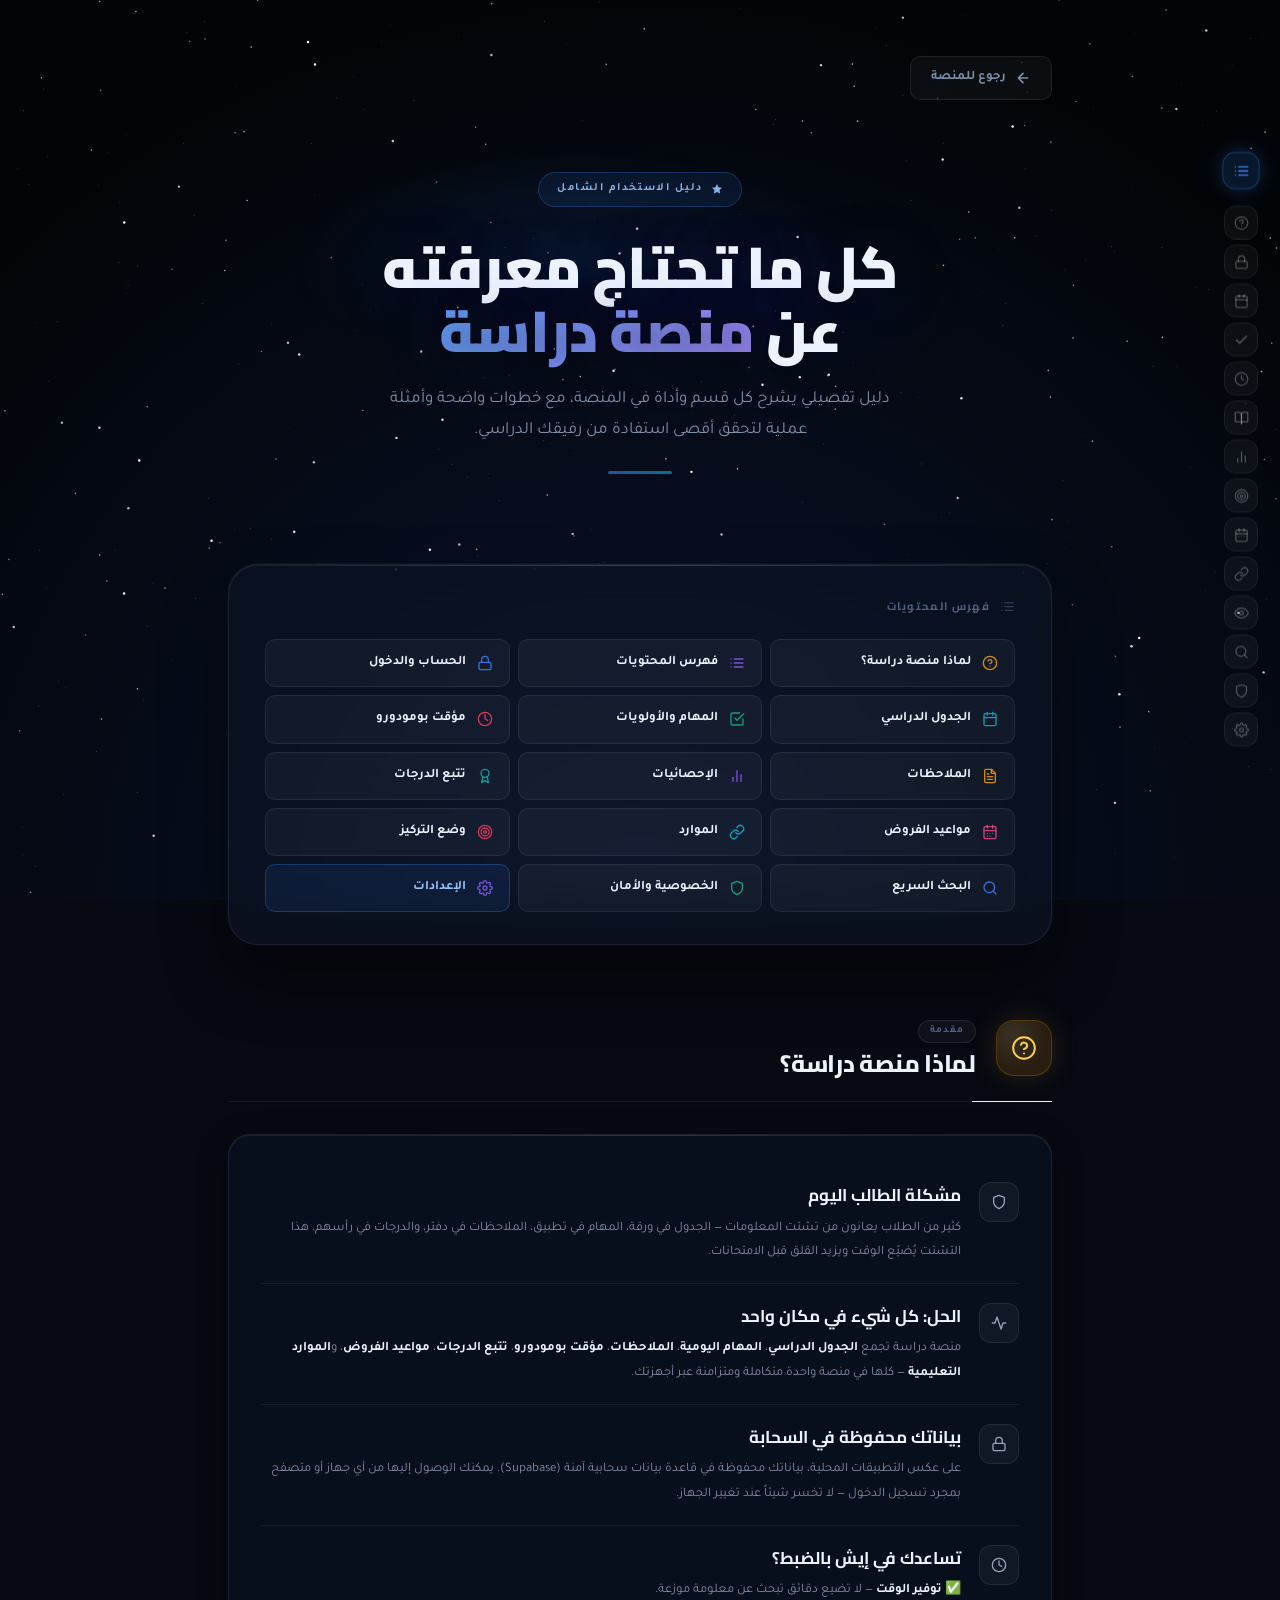
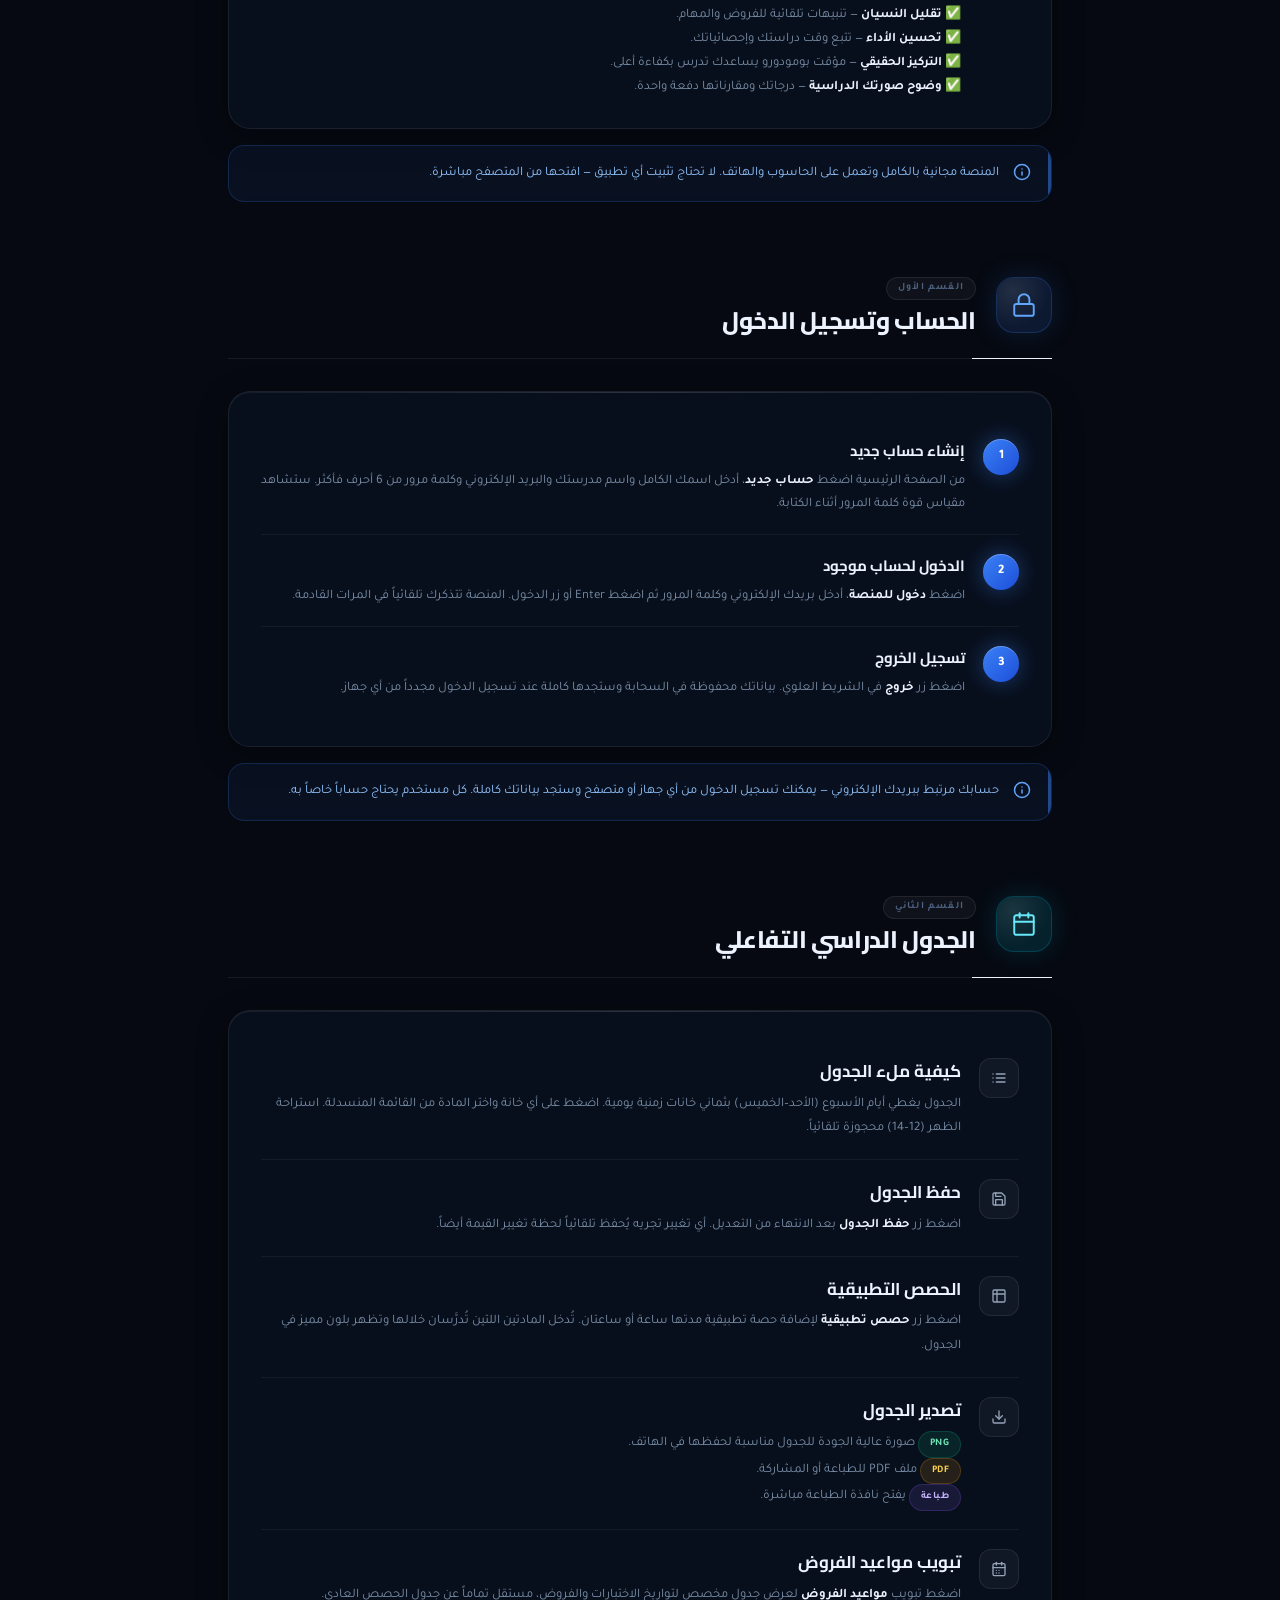
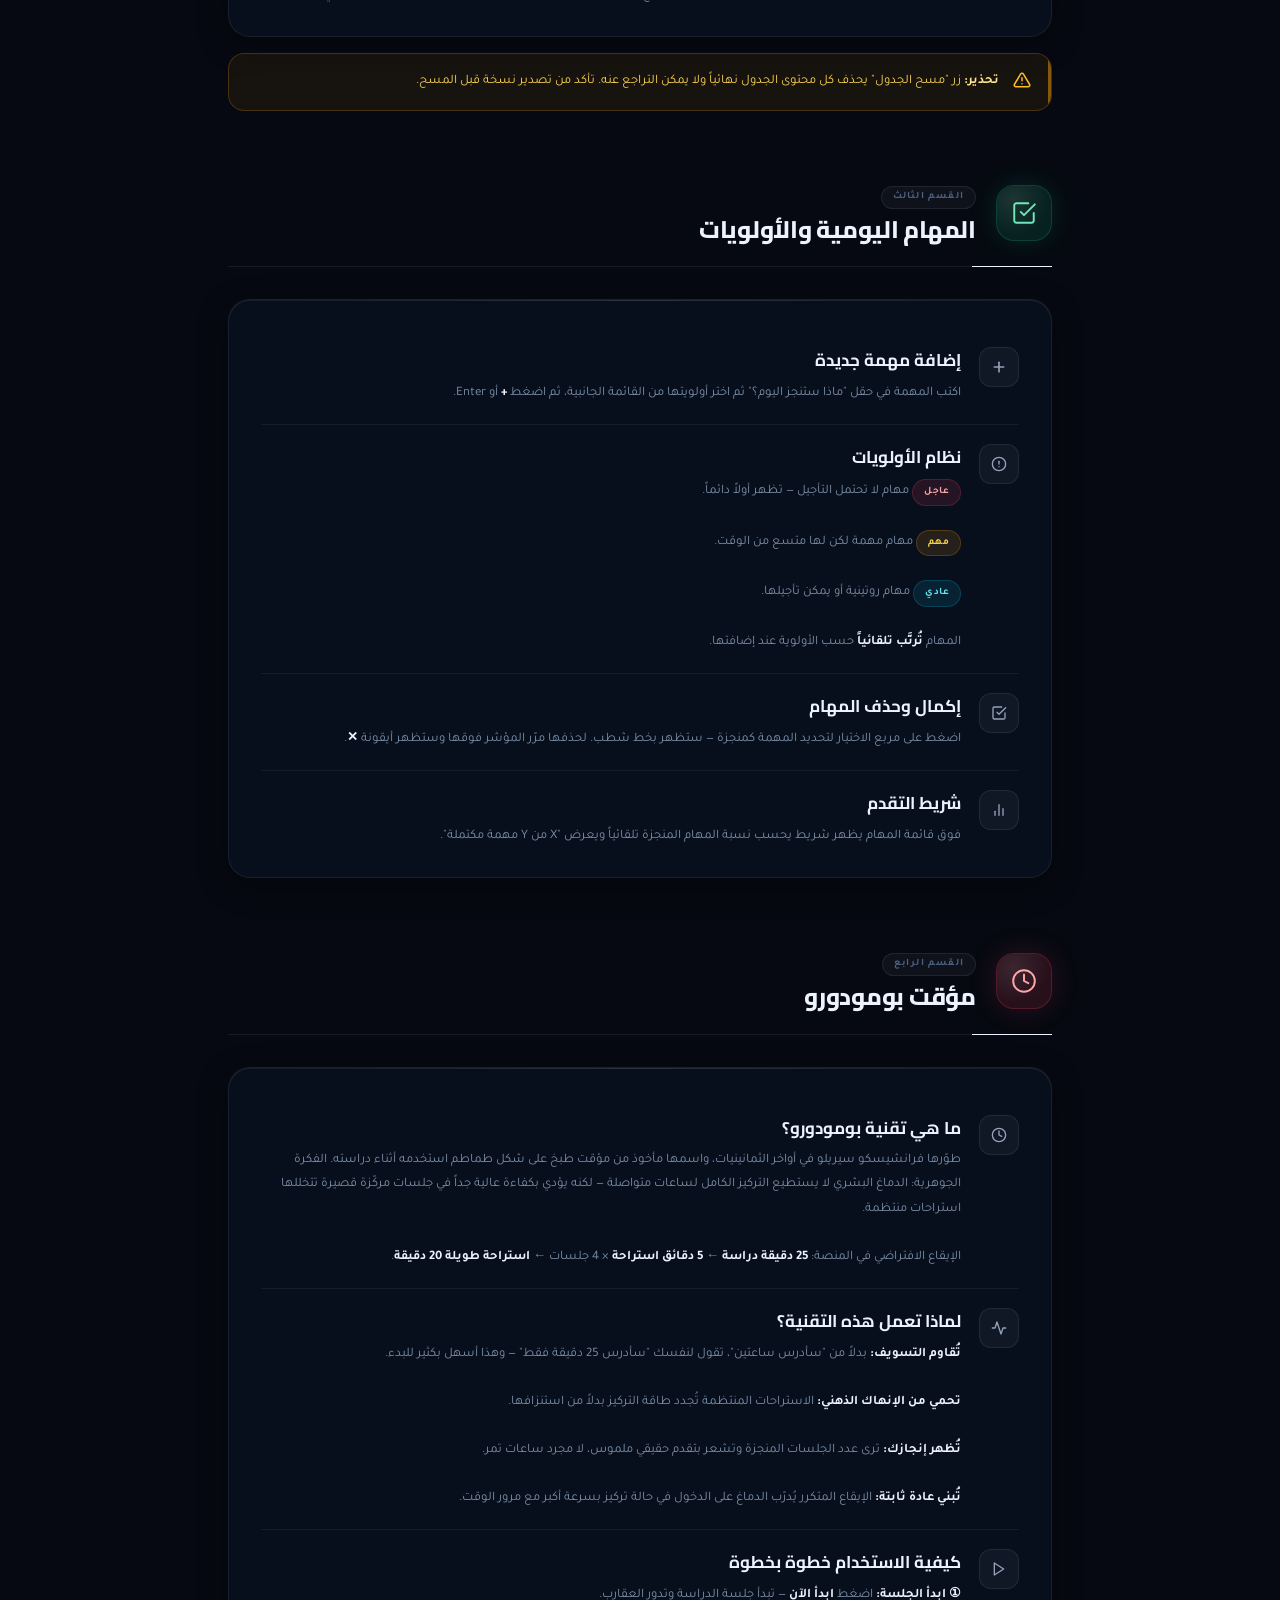
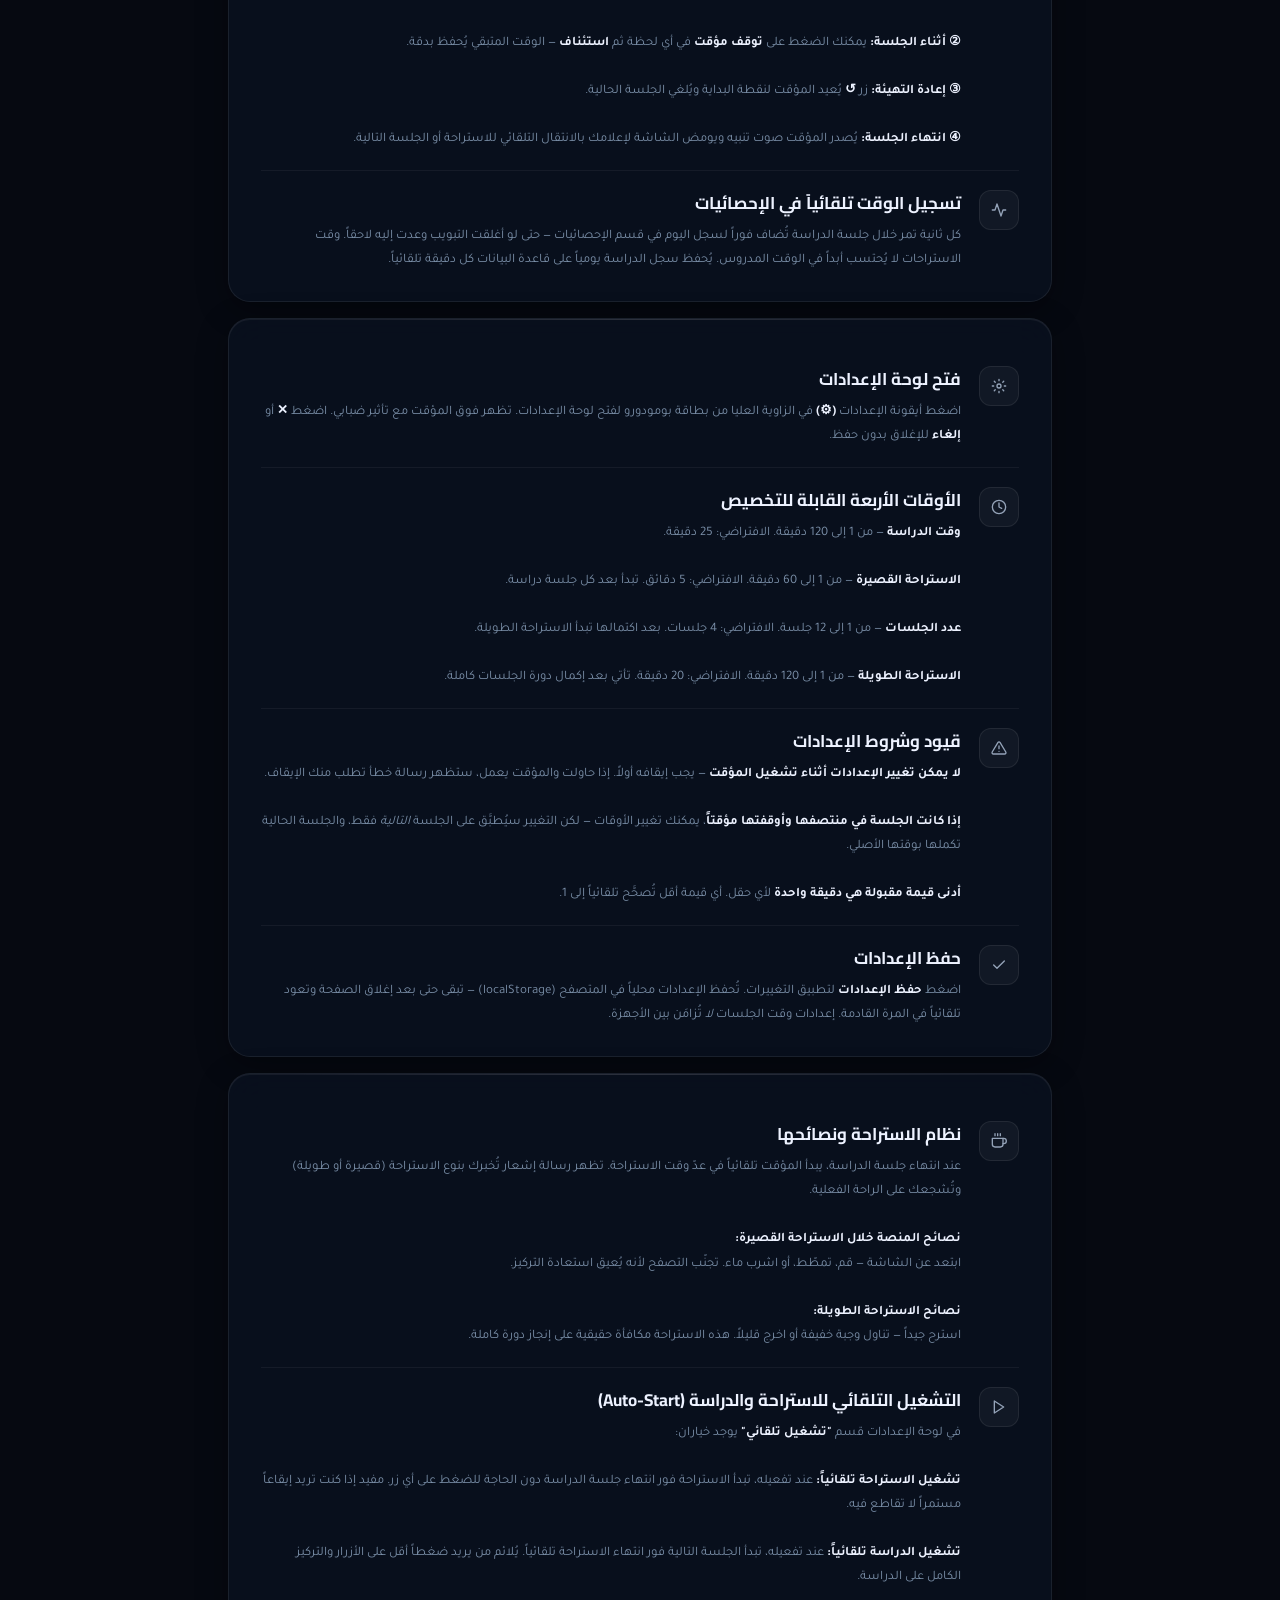
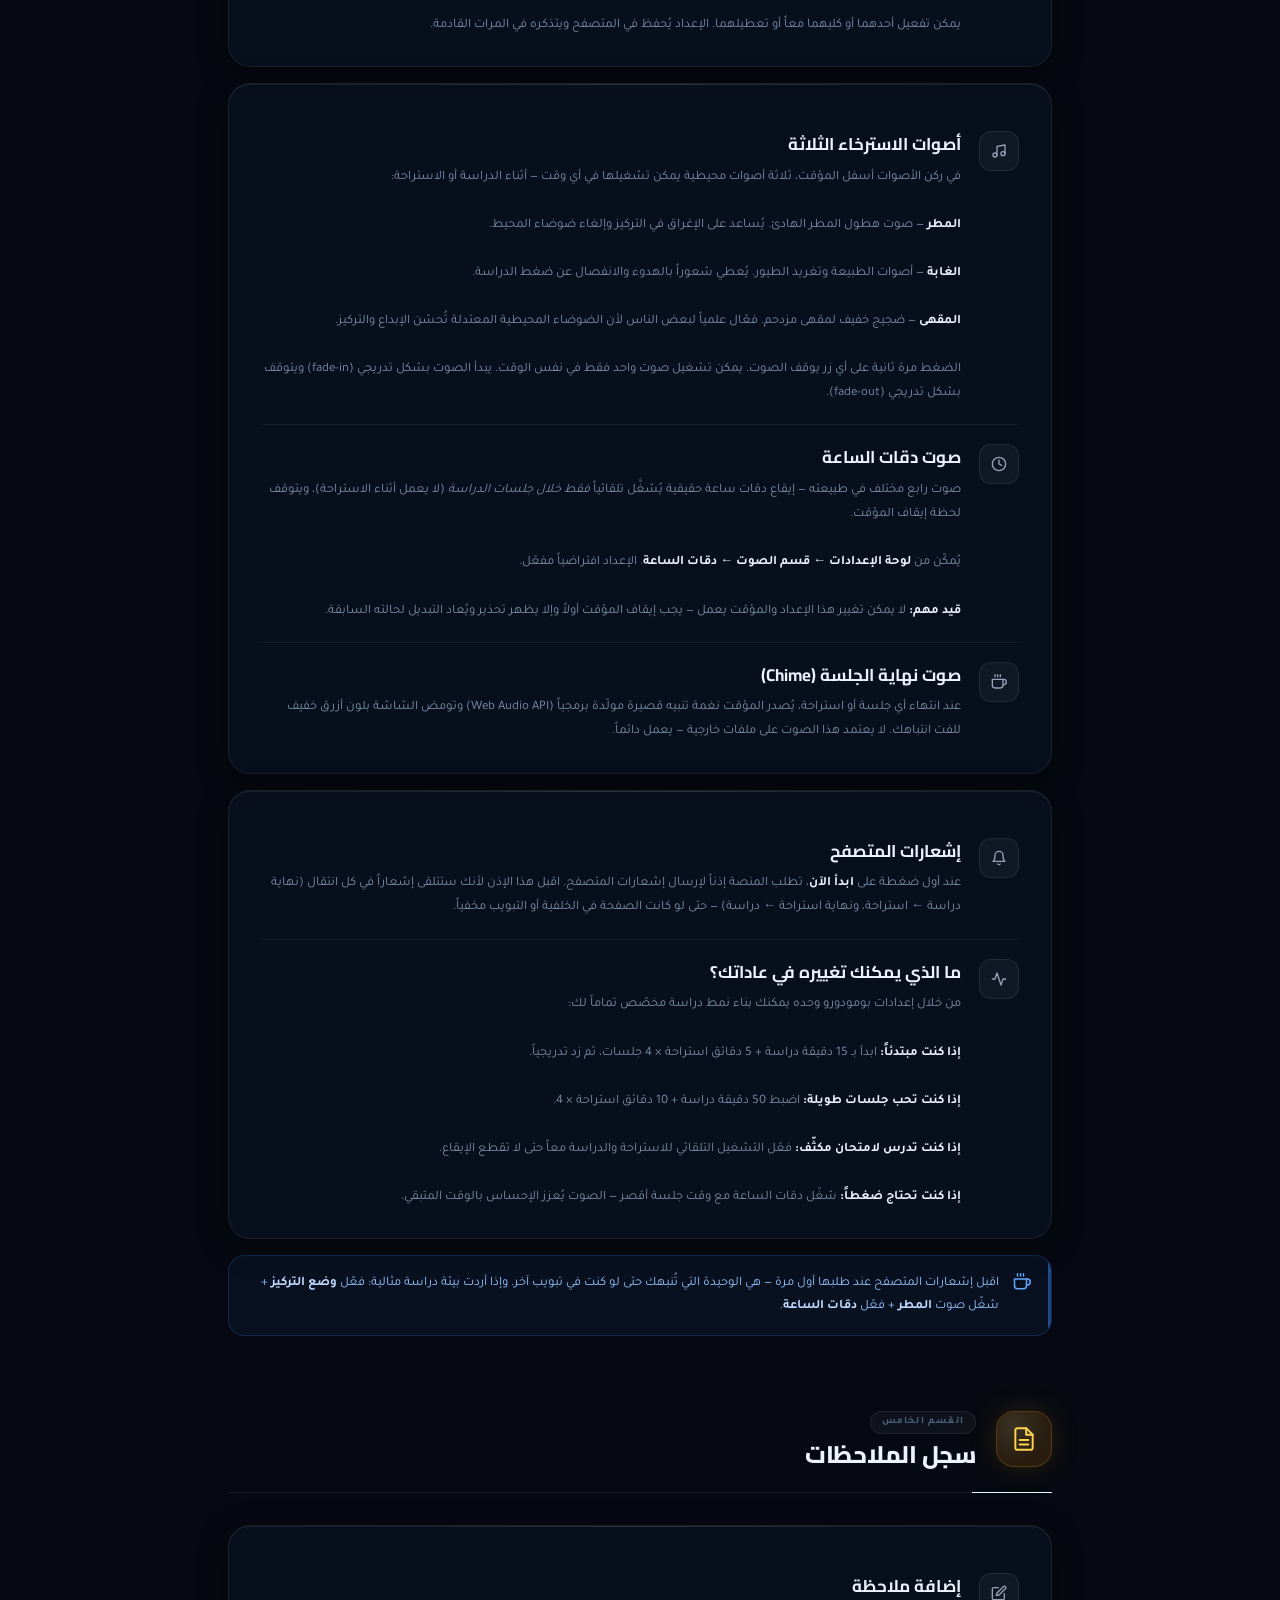
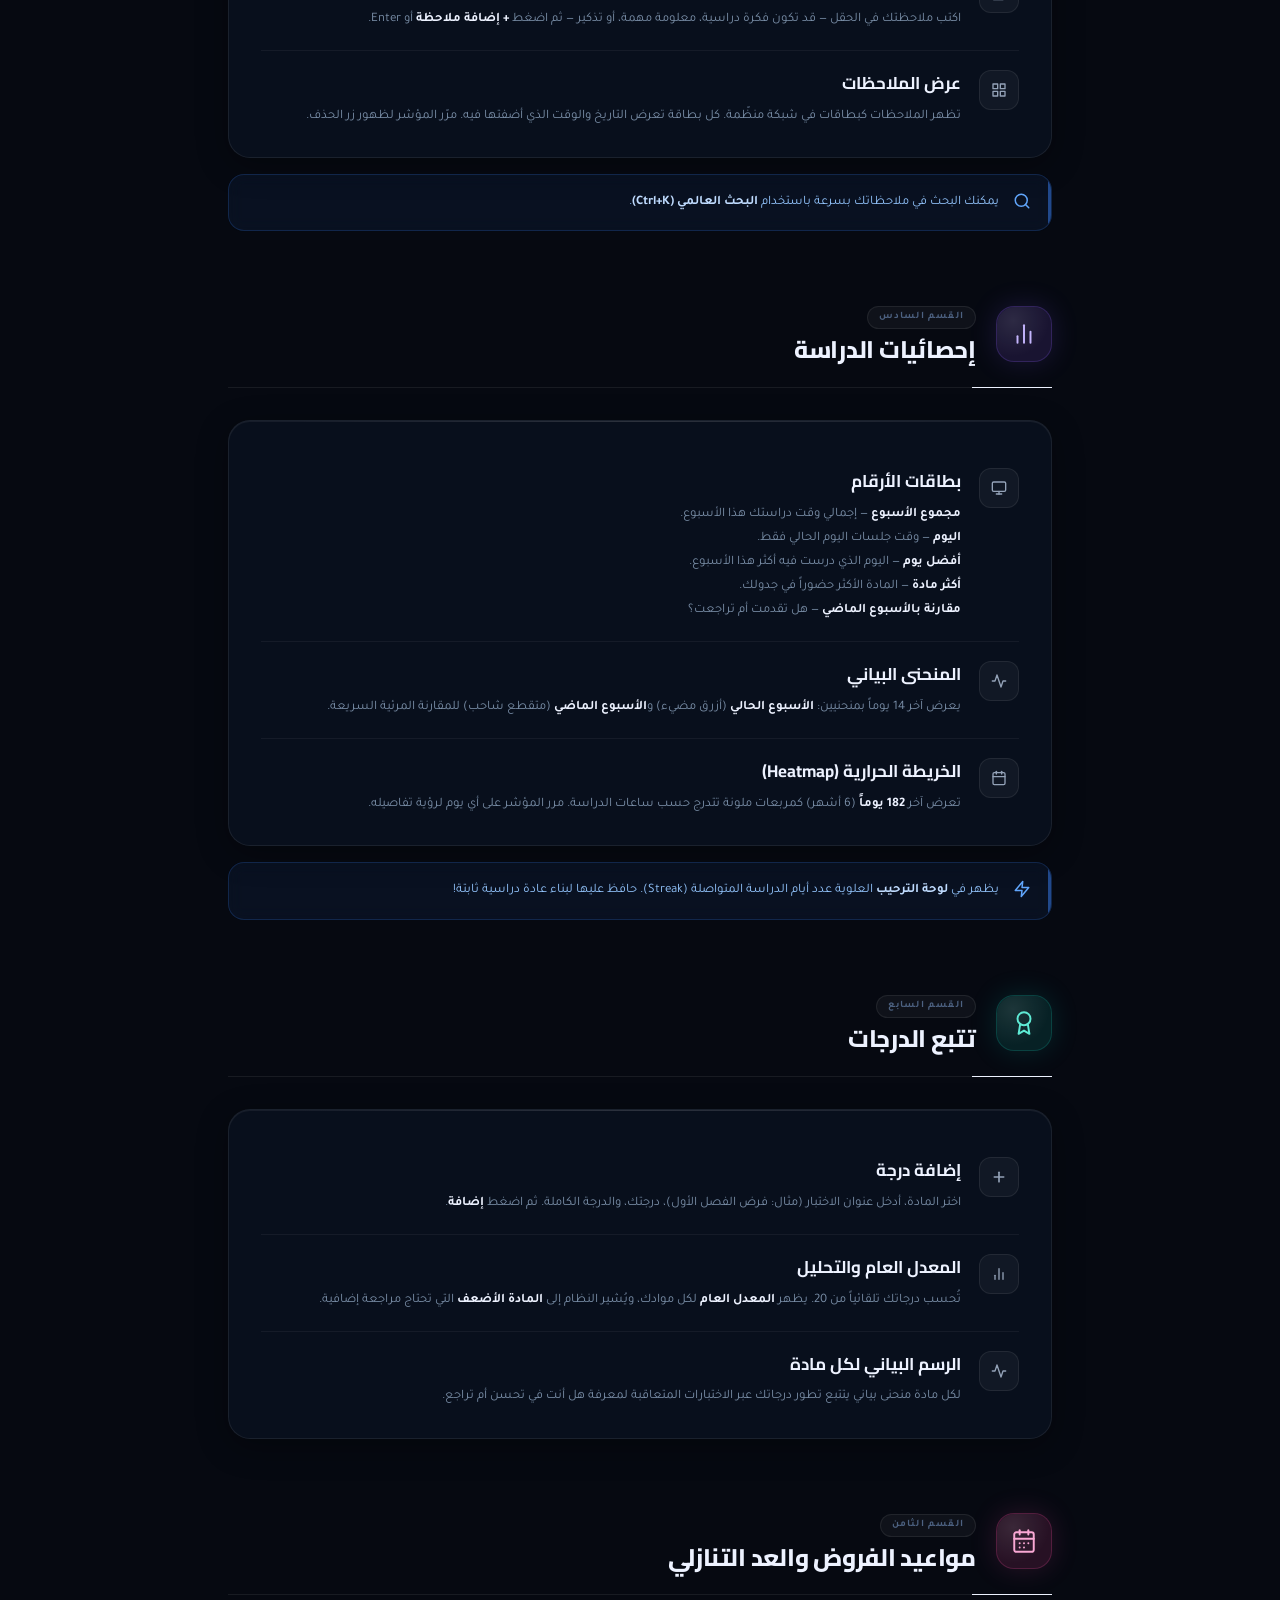
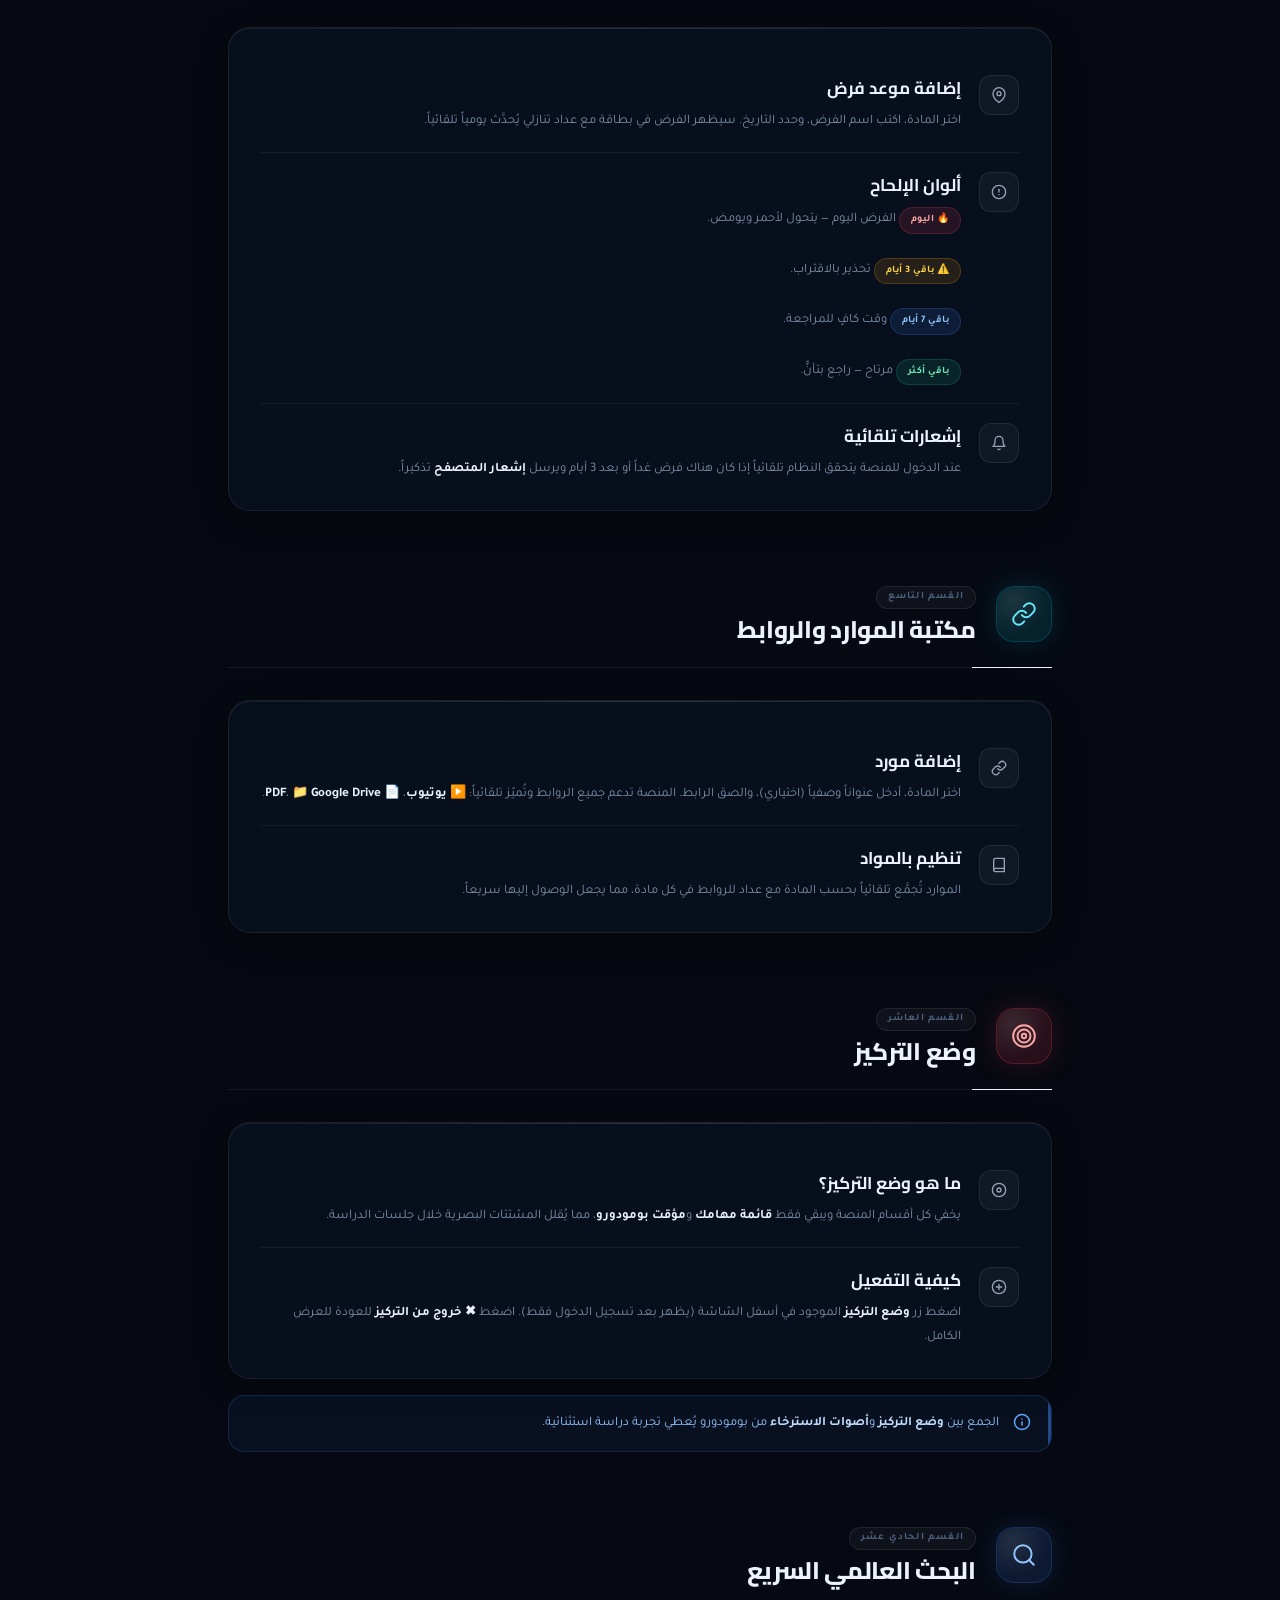
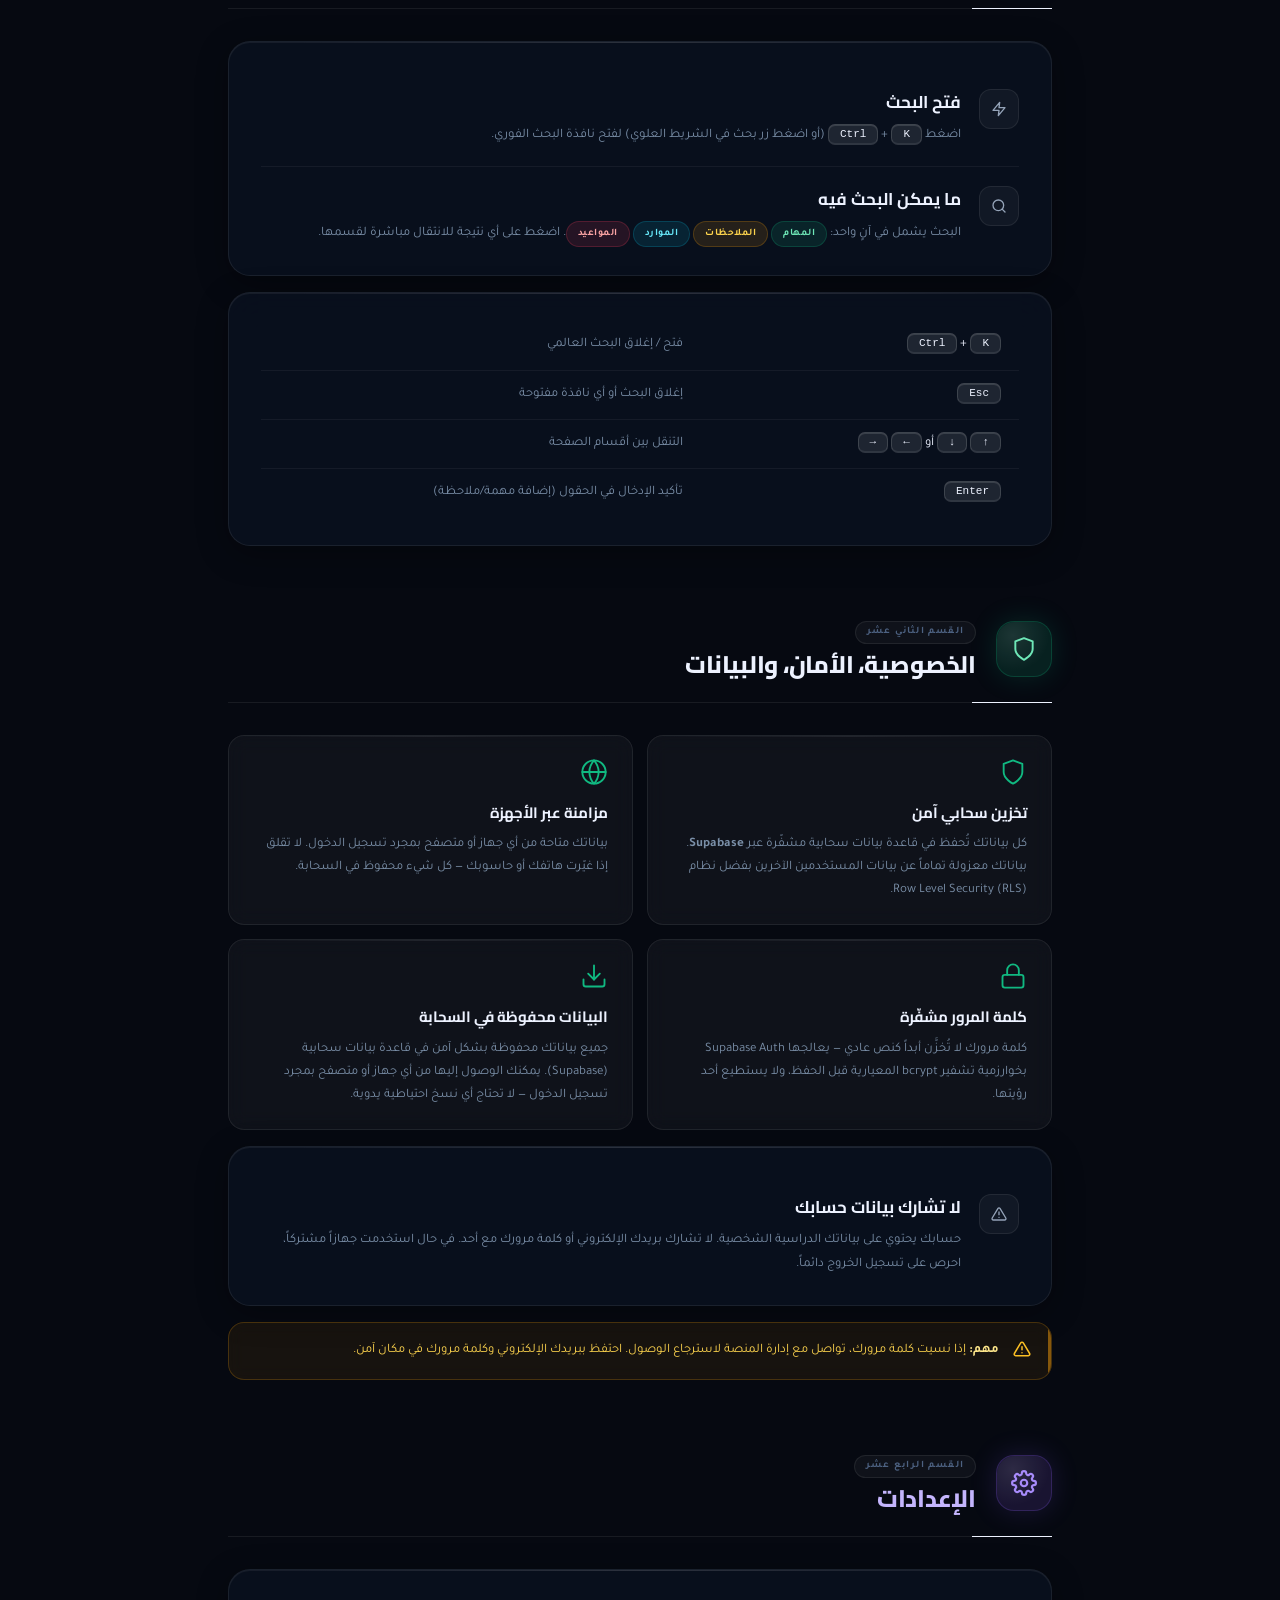
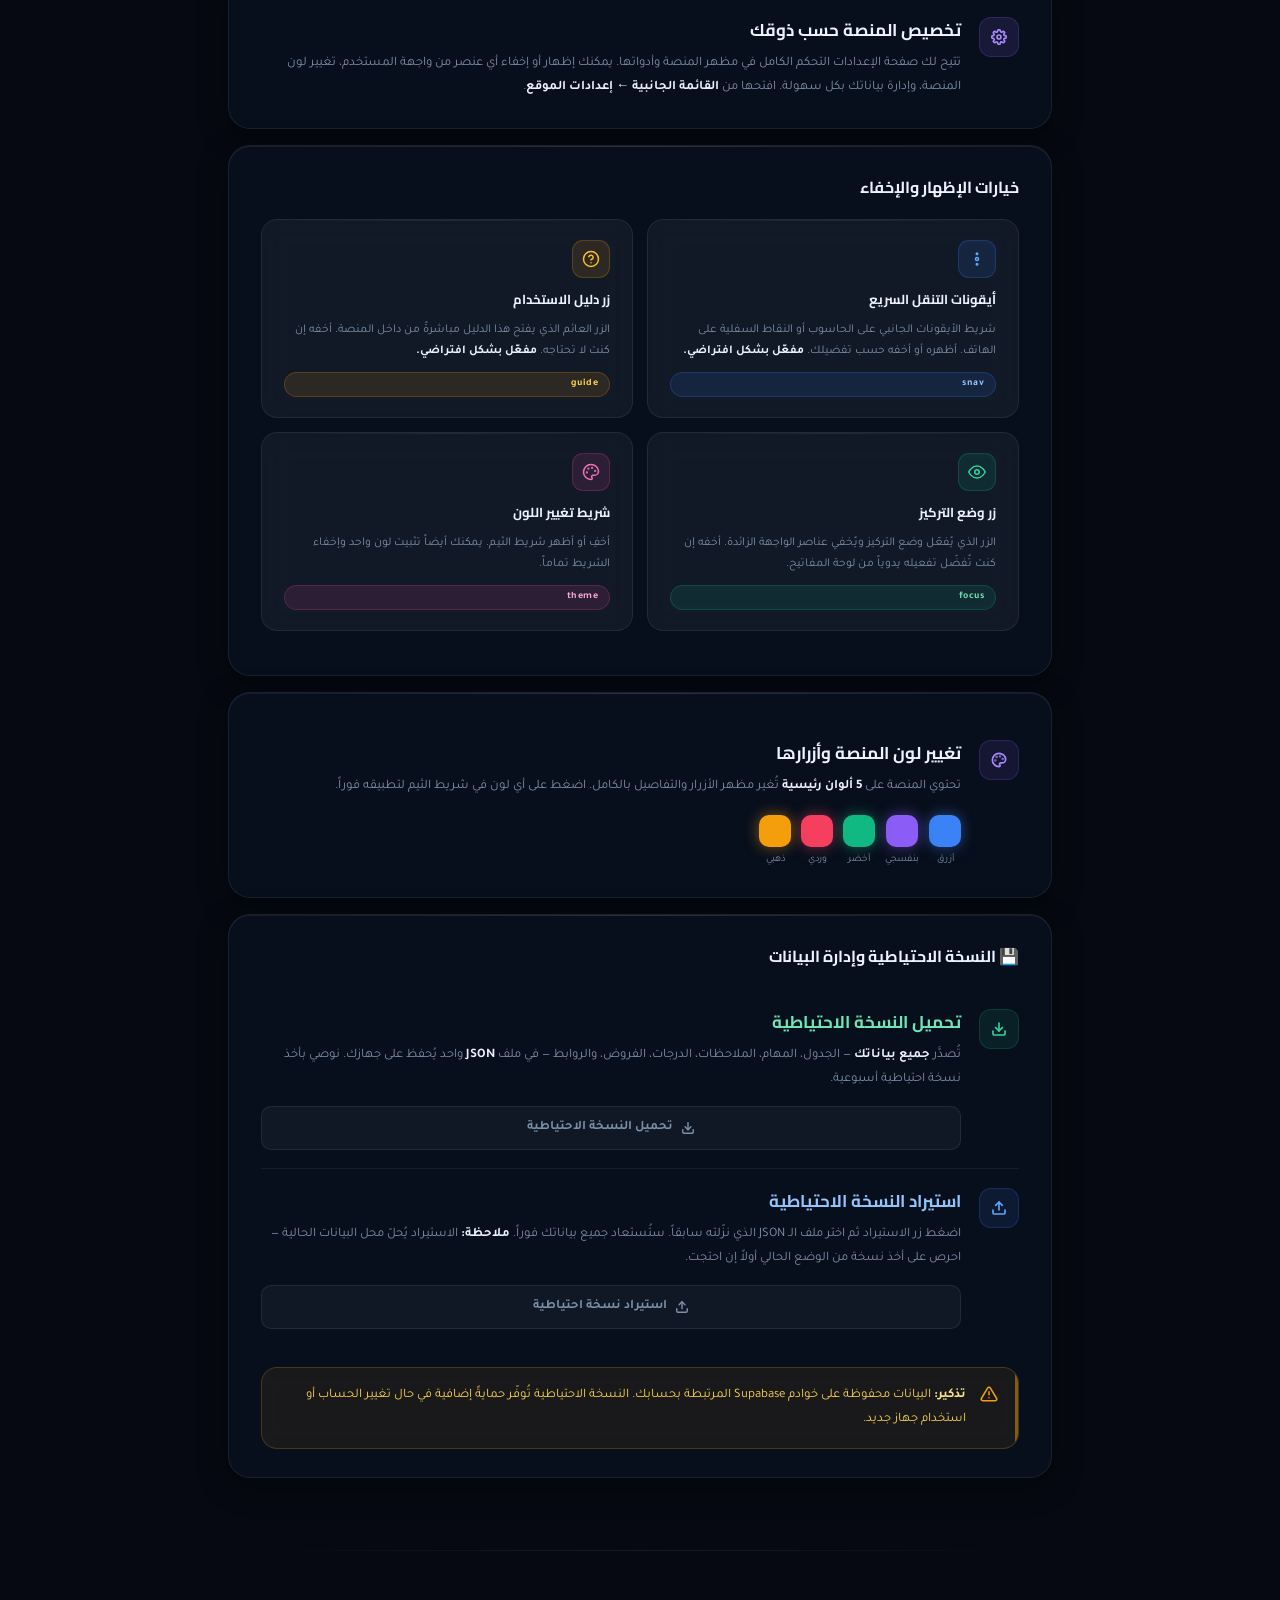
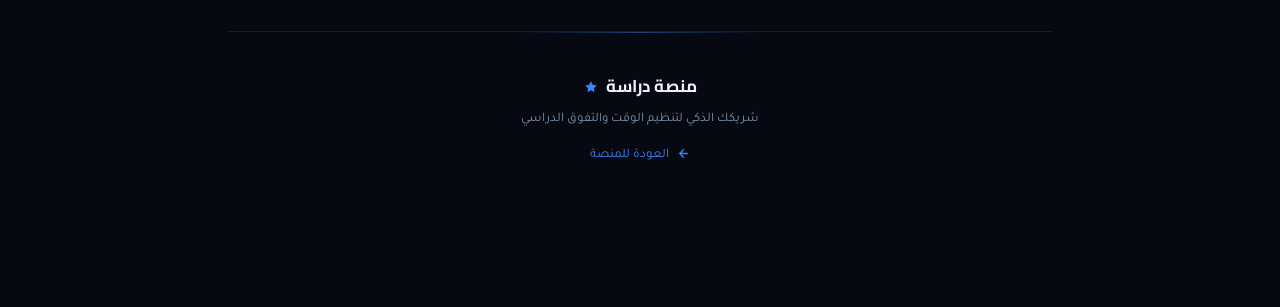
<file: index.html>
<!doctype html>
<html lang="ar" dir="rtl">
  <head>
    <meta charset="UTF-8" />
    <meta name="viewport" content="width=device-width, initial-scale=1.0" />
    <title>دليل الاستخدام - منصة دراسة</title>
    <link
      href="https://fonts.googleapis.com/css2?family=Cairo:wght@300;400;600;700;900&family=Tajawal:wght@300;400;500;700;900&family=Space+Grotesk:wght@400;500;700&display=swap"
      rel="stylesheet"
    />
    <link rel="icon" href="/icon.jpg" />
    <link rel="stylesheet" href="styleguide.css" />
  </head>
  <body>
    <div id="scrollProgress"></div>

    <canvas id="starsCanvas"></canvas>

    <nav id="bubbleNav" aria-label="التنقل بين الأقسام"></nav>

    <div id="mobileBubbleBar"></div>

    <div
      id="mobileDotNav"
      role="navigation"
      aria-label="التنقل بين الأقسام"
    ></div>

    <div id="mobileCarousel">
      <div id="carouselTrack"></div>
    </div>

    <div class="page-wrap">
      <a href="https://minassa-dirasa.vercel.app" class="back-btn">
        <svg
          width="16"
          height="16"
          viewBox="0 0 24 24"
          fill="none"
          stroke="currentColor"
          stroke-width="2.5"
          stroke-linecap="round"
          stroke-linejoin="round"
        >
          <path d="M19 12H5M12 19l-7-7 7-7" />
        </svg>
        رجوع للمنصة
      </a>

      <div class="hero">
        <div class="hero-badge">
          <svg width="12" height="12" viewBox="0 0 24 24" fill="currentColor">
            <path
              d="M12 2l3.09 6.26L22 9.27l-5 4.87 1.18 6.88L12 17.77l-6.18 3.25L7 14.14 2 9.27l6.91-1.01L12 2z"
            />
          </svg>
          دليل الاستخدام الشامل
        </div>
        <h1>كل ما تحتاج معرفته<br />عن <em>منصة دراسة</em></h1>
        <p>
          دليل تفصيلي يشرح كل قسم وأداة في المنصة، مع خطوات واضحة وأمثلة عملية
          لتحقق أقصى استفادة من رفيقك الدراسي.
        </p>
        <div class="hero-line"></div>
      </div>

      <div class="toc">
        <div class="toc-title">
          <svg
            width="15"
            height="15"
            viewBox="0 0 24 24"
            fill="none"
            stroke="currentColor"
            stroke-width="2"
            stroke-linecap="round"
            stroke-linejoin="round"
          >
            <line x1="8" y1="6" x2="21" y2="6" />
            <line x1="8" y1="12" x2="21" y2="12" />
            <line x1="8" y1="18" x2="21" y2="18" />
            <line x1="3" y1="6" x2="3.01" y2="6" />
            <line x1="3" y1="12" x2="3.01" y2="12" />
            <line x1="3" y1="18" x2="3.01" y2="18" />
          </svg>
          فهرس المحتويات
        </div>
        <div class="toc-grid">
          <a class="toc-item" href="#sec-why">
            <span class="toc-icon"
              ><svg
                width="16"
                height="16"
                viewBox="0 0 24 24"
                fill="none"
                stroke="#f59e0b"
                stroke-width="2"
                stroke-linecap="round"
                stroke-linejoin="round"
              >
                <circle cx="12" cy="12" r="10" />
                <path d="M9.09 9a3 3 0 0 1 5.83 1c0 2-3 3-3 3" />
                <line x1="12" y1="17" x2="12.01" y2="17" /></svg
            ></span>
            لماذا منصة دراسة؟
          </a>
          <a
            class="toc-item"
            href="#"
            onclick="
              window.scrollTo({ top: 0, behavior: 'smooth' });
              return false;
            "
          >
            <span class="toc-icon"
              ><svg
                width="16"
                height="16"
                viewBox="0 0 24 24"
                fill="none"
                stroke="#8b5cf6"
                stroke-width="2"
                stroke-linecap="round"
                stroke-linejoin="round"
              >
                <line x1="8" y1="6" x2="21" y2="6" />
                <line x1="8" y1="12" x2="21" y2="12" />
                <line x1="8" y1="18" x2="21" y2="18" />
                <line x1="3" y1="6" x2="3.01" y2="6" />
                <line x1="3" y1="12" x2="3.01" y2="12" />
                <line x1="3" y1="18" x2="3.01" y2="18" /></svg
            ></span>
            فهرس المحتويات
          </a>
          <a class="toc-item" href="#sec-account">
            <span class="toc-icon"
              ><svg
                width="16"
                height="16"
                viewBox="0 0 24 24"
                fill="none"
                stroke="#3b82f6"
                stroke-width="2"
                stroke-linecap="round"
                stroke-linejoin="round"
              >
                <rect x="3" y="11" width="18" height="11" rx="2" />
                <path d="M7 11V7a5 5 0 0 1 10 0v4" /></svg
            ></span>
            الحساب والدخول
          </a>
          <a class="toc-item" href="#sec-schedule">
            <span class="toc-icon"
              ><svg
                width="16"
                height="16"
                viewBox="0 0 24 24"
                fill="none"
                stroke="#06b6d4"
                stroke-width="2"
                stroke-linecap="round"
                stroke-linejoin="round"
              >
                <rect x="3" y="4" width="18" height="18" rx="2" />
                <line x1="16" y1="2" x2="16" y2="6" />
                <line x1="8" y1="2" x2="8" y2="6" />
                <line x1="3" y1="10" x2="21" y2="10" /></svg
            ></span>
            الجدول الدراسي
          </a>
          <a class="toc-item" href="#sec-tasks">
            <span class="toc-icon"
              ><svg
                width="16"
                height="16"
                viewBox="0 0 24 24"
                fill="none"
                stroke="#10b981"
                stroke-width="2"
                stroke-linecap="round"
                stroke-linejoin="round"
              >
                <path d="M9 11l3 3L22 4" />
                <path
                  d="M21 12v7a2 2 0 0 1-2 2H5a2 2 0 0 1-2-2V5a2 2 0 0 1 2-2h11"
                /></svg
            ></span>
            المهام والأولويات
          </a>
          <a class="toc-item" href="#sec-pomo">
            <span class="toc-icon"
              ><svg
                width="16"
                height="16"
                viewBox="0 0 24 24"
                fill="none"
                stroke="#f43f5e"
                stroke-width="2"
                stroke-linecap="round"
                stroke-linejoin="round"
              >
                <circle cx="12" cy="12" r="10" />
                <polyline points="12 6 12 12 16 14" /></svg
            ></span>
            مؤقت بومودورو
          </a>
          <a class="toc-item" href="#sec-notes">
            <span class="toc-icon"
              ><svg
                width="16"
                height="16"
                viewBox="0 0 24 24"
                fill="none"
                stroke="#f59e0b"
                stroke-width="2"
                stroke-linecap="round"
                stroke-linejoin="round"
              >
                <path
                  d="M14 2H6a2 2 0 0 0-2 2v16a2 2 0 0 0 2 2h12a2 2 0 0 0 2-2V8z"
                />
                <polyline points="14 2 14 8 20 8" />
                <line x1="16" y1="13" x2="8" y2="13" />
                <line x1="16" y1="17" x2="8" y2="17" />
                <polyline points="10 9 9 9 8 9" /></svg
            ></span>
            الملاحظات
          </a>
          <a class="toc-item" href="#sec-stats">
            <span class="toc-icon"
              ><svg
                width="16"
                height="16"
                viewBox="0 0 24 24"
                fill="none"
                stroke="#8b5cf6"
                stroke-width="2"
                stroke-linecap="round"
                stroke-linejoin="round"
              >
                <line x1="18" y1="20" x2="18" y2="10" />
                <line x1="12" y1="20" x2="12" y2="4" />
                <line x1="6" y1="20" x2="6" y2="14" /></svg
            ></span>
            الإحصائيات
          </a>
          <a class="toc-item" href="#sec-grades">
            <span class="toc-icon"
              ><svg
                width="16"
                height="16"
                viewBox="0 0 24 24"
                fill="none"
                stroke="#14b8a6"
                stroke-width="2"
                stroke-linecap="round"
                stroke-linejoin="round"
              >
                <circle cx="12" cy="8" r="6" />
                <path d="M15.477 12.89L17 22l-5-3-5 3 1.523-9.11" /></svg
            ></span>
            تتبع الدرجات
          </a>
          <a class="toc-item" href="#sec-exams">
            <span class="toc-icon"
              ><svg
                width="16"
                height="16"
                viewBox="0 0 24 24"
                fill="none"
                stroke="#ec4899"
                stroke-width="2"
                stroke-linecap="round"
                stroke-linejoin="round"
              >
                <rect x="3" y="4" width="18" height="18" rx="2" />
                <line x1="16" y1="2" x2="16" y2="6" />
                <line x1="8" y1="2" x2="8" y2="6" />
                <line x1="3" y1="10" x2="21" y2="10" />
                <path
                  d="M8 14h.01M12 14h.01M16 14h.01M8 18h.01M12 18h.01"
                /></svg
            ></span>
            مواعيد الفروض
          </a>
          <a class="toc-item" href="#sec-resources">
            <span class="toc-icon"
              ><svg
                width="16"
                height="16"
                viewBox="0 0 24 24"
                fill="none"
                stroke="#06b6d4"
                stroke-width="2"
                stroke-linecap="round"
                stroke-linejoin="round"
              >
                <path
                  d="M10 13a5 5 0 0 0 7.54.54l3-3a5 5 0 0 0-7.07-7.07l-1.72 1.71"
                />
                <path
                  d="M14 11a5 5 0 0 0-7.54-.54l-3 3a5 5 0 0 0 7.07 7.07l1.71-1.71"
                /></svg
            ></span>
            الموارد
          </a>
          <a class="toc-item" href="#sec-focus">
            <span class="toc-icon"
              ><svg
                width="16"
                height="16"
                viewBox="0 0 24 24"
                fill="none"
                stroke="#f43f5e"
                stroke-width="2"
                stroke-linecap="round"
                stroke-linejoin="round"
              >
                <circle cx="12" cy="12" r="10" />
                <circle cx="12" cy="12" r="6" />
                <circle cx="12" cy="12" r="2" /></svg
            ></span>
            وضع التركيز
          </a>
          <a class="toc-item" href="#sec-search">
            <span class="toc-icon"
              ><svg
                width="16"
                height="16"
                viewBox="0 0 24 24"
                fill="none"
                stroke="#3b82f6"
                stroke-width="2"
                stroke-linecap="round"
                stroke-linejoin="round"
              >
                <circle cx="11" cy="11" r="8" />
                <line x1="21" y1="21" x2="16.65" y2="16.65" /></svg
            ></span>
            البحث السريع
          </a>
          <a class="toc-item" href="#sec-privacy">
            <span class="toc-icon"
              ><svg
                width="16"
                height="16"
                viewBox="0 0 24 24"
                fill="none"
                stroke="#10b981"
                stroke-width="2"
                stroke-linecap="round"
                stroke-linejoin="round"
              >
                <path d="M12 22s8-4 8-10V5l-8-3-8 3v7c0 6 8 10 8 10z" /></svg
            ></span>
            الخصوصية والأمان
          </a>
          <a class="toc-item" href="#sec-settings">
            <span class="toc-icon"
              ><svg
                width="16"
                height="16"
                viewBox="0 0 24 24"
                fill="none"
                stroke="#8b5cf6"
                stroke-width="2"
                stroke-linecap="round"
                stroke-linejoin="round"
              >
                <circle cx="12" cy="12" r="3" />
                <path
                  d="M19.4 15a1.65 1.65 0 0 0 .33 1.82l.06.06a2 2 0 0 1-2.83 2.83l-.06-.06a1.65 1.65 0 0 0-1.82-.33 1.65 1.65 0 0 0-1 1.51V21a2 2 0 0 1-4 0v-.09A1.65 1.65 0 0 0 9 19.4a1.65 1.65 0 0 0-1.82.33l-.06.06a2 2 0 0 1-2.83-2.83l.06-.06A1.65 1.65 0 0 0 4.68 15a1.65 1.65 0 0 0-1.51-1H3a2 2 0 0 1 0-4h.09A1.65 1.65 0 0 0 4.6 9a1.65 1.65 0 0 0-.33-1.82l-.06-.06a2 2 0 0 1 2.83-2.83l.06.06A1.65 1.65 0 0 0 9 4.68a1.65 1.65 0 0 0 1-1.51V3a2 2 0 0 1 4 0v.09a1.65 1.65 0 0 0 1 1.51 1.65 1.65 0 0 0 1.82-.33l.06-.06a2 2 0 0 1 2.83 2.83l-.06.06A1.65 1.65 0 0 0 19.4 9a1.65 1.65 0 0 0 1.51 1H21a2 2 0 0 1 0 4h-.09a1.65 1.65 0 0 0-1.51 1z"
                /></svg
            ></span>
            الإعدادات
          </a>
        </div>
      </div>

      <div id="sec-toc-guide" style="scroll-margin-top: 28px"></div>

      <div class="section" id="sec-why">
        <div class="section-header">
          <div class="section-icon amber">
            <svg
              viewBox="0 0 24 24"
              fill="none"
              stroke="#fcd34d"
              stroke-width="1.8"
              stroke-linecap="round"
              stroke-linejoin="round"
            >
              <circle cx="12" cy="12" r="10" />
              <path d="M9.09 9a3 3 0 0 1 5.83 1c0 2-3 3-3 3" />
              <line x1="12" y1="17" x2="12.01" y2="17" />
            </svg>
          </div>
          <div class="section-title-wrap">
            <div class="section-num">مقدمة</div>
            <div class="section-title">لماذا منصة دراسة؟</div>
          </div>
        </div>

        <div class="card">
          <div class="feature">
            <div class="feature-dot">
              <svg
                width="16"
                height="16"
                viewBox="0 0 24 24"
                fill="none"
                stroke="#94a3b8"
                stroke-width="2"
                stroke-linecap="round"
                stroke-linejoin="round"
              >
                <path d="M12 22s8-4 8-10V5l-8-3-8 3v7c0 6 8 10 8 10z" />
              </svg>
            </div>
            <div class="feature-body">
              <div class="feature-title">مشكلة الطالب اليوم</div>
              <div class="feature-desc">
                كثير من الطلاب يعانون من تشتت المعلومات — الجدول في ورقة، المهام
                في تطبيق، الملاحظات في دفتر، والدرجات في رأسهم. هذا التشتت
                يُضيّع الوقت ويزيد القلق قبل الامتحانات.
              </div>
            </div>
          </div>
          <div class="feature">
            <div class="feature-dot">
              <svg
                width="16"
                height="16"
                viewBox="0 0 24 24"
                fill="none"
                stroke="#94a3b8"
                stroke-width="2"
                stroke-linecap="round"
                stroke-linejoin="round"
              >
                <polyline points="22 12 18 12 15 21 9 3 6 12 2 12" />
              </svg>
            </div>
            <div class="feature-body">
              <div class="feature-title">الحل: كل شيء في مكان واحد</div>
              <div class="feature-desc">
                منصة دراسة تجمع <strong>الجدول الدراسي</strong>،
                <strong>المهام اليومية</strong>، <strong>الملاحظات</strong>،
                <strong>مؤقت بومودورو</strong>، <strong>تتبع الدرجات</strong>،
                <strong>مواعيد الفروض</strong>، و<strong
                  >الموارد التعليمية</strong
                >
                — كلها في منصة واحدة متكاملة ومتزامنة عبر أجهزتك.
              </div>
            </div>
          </div>
          <div class="feature">
            <div class="feature-dot">
              <svg
                width="16"
                height="16"
                viewBox="0 0 24 24"
                fill="none"
                stroke="#94a3b8"
                stroke-width="2"
                stroke-linecap="round"
                stroke-linejoin="round"
              >
                <rect x="3" y="11" width="18" height="11" rx="2" />
                <path d="M7 11V7a5 5 0 0 1 10 0v4" />
              </svg>
            </div>
            <div class="feature-body">
              <div class="feature-title">بياناتك محفوظة في السحابة</div>
              <div class="feature-desc">
                على عكس التطبيقات المحلية، بياناتك محفوظة في قاعدة بيانات سحابية
                آمنة (Supabase). يمكنك الوصول إليها من أي جهاز أو متصفح بمجرد
                تسجيل الدخول — لا تخسر شيئاً عند تغيير الجهاز.
              </div>
            </div>
          </div>
          <div class="feature">
            <div class="feature-dot">
              <svg
                width="16"
                height="16"
                viewBox="0 0 24 24"
                fill="none"
                stroke="#94a3b8"
                stroke-width="2"
                stroke-linecap="round"
                stroke-linejoin="round"
              >
                <circle cx="12" cy="12" r="10" />
                <polyline points="12 6 12 12 16 14" />
              </svg>
            </div>
            <div class="feature-body">
              <div class="feature-title">تساعدك في إيش بالضبط؟</div>
              <div class="feature-desc">
                ✅ <strong>توفير الوقت</strong> — لا تضيع دقائق تبحث عن معلومة
                موزعة.<br />
                ✅ <strong>تقليل النسيان</strong> — تنبيهات تلقائية للفروض
                والمهام.<br />
                ✅ <strong>تحسين الأداء</strong> — تتبع وقت دراستك
                وإحصائياتك.<br />
                ✅ <strong>التركيز الحقيقي</strong> — مؤقت بومودورو يساعدك تدرس
                بكفاءة أعلى.<br />
                ✅ <strong>وضوح صورتك الدراسية</strong> — درجاتك ومقارناتها دفعة
                واحدة.
              </div>
            </div>
          </div>
        </div>

        <div class="tip">
          <div class="tip-icon">
            <svg
              width="18"
              height="18"
              viewBox="0 0 24 24"
              fill="none"
              stroke="#60a5fa"
              stroke-width="2"
              stroke-linecap="round"
              stroke-linejoin="round"
            >
              <circle cx="12" cy="12" r="10" />
              <line x1="12" y1="16" x2="12" y2="12" />
              <line x1="12" y1="8" x2="12.01" y2="8" />
            </svg>
          </div>
          <div class="tip-text">
            المنصة مجانية بالكامل وتعمل على الحاسوب والهاتف. لا تحتاج تثبيت أي
            تطبيق — افتحها من المتصفح مباشرة.
          </div>
        </div>
      </div>

      <div class="section" id="sec-account">
        <div class="section-header">
          <div class="section-icon blue">
            <svg
              viewBox="0 0 24 24"
              fill="none"
              stroke="#60a5fa"
              stroke-width="1.8"
              stroke-linecap="round"
              stroke-linejoin="round"
            >
              <rect x="3" y="11" width="18" height="11" rx="2" />
              <path d="M7 11V7a5 5 0 0 1 10 0v4" />
            </svg>
          </div>
          <div class="section-title-wrap">
            <div class="section-num">القسم الأول</div>
            <div class="section-title">الحساب وتسجيل الدخول</div>
          </div>
        </div>

        <div class="card">
          <div class="steps">
            <div class="step">
              <div class="step-num">1</div>
              <div class="step-body">
                <div class="step-title">إنشاء حساب جديد</div>
                <div class="step-desc">
                  من الصفحة الرئيسية اضغط <strong>حساب جديد</strong>، أدخل اسمك
                  الكامل واسم مدرستك والبريد الإلكتروني وكلمة مرور من 6 أحرف
                  فأكثر. ستشاهد مقياس قوة كلمة المرور أثناء الكتابة.
                </div>
              </div>
            </div>
            <div class="step">
              <div class="step-num">2</div>
              <div class="step-body">
                <div class="step-title">الدخول لحساب موجود</div>
                <div class="step-desc">
                  اضغط <strong>دخول للمنصة</strong>، أدخل بريدك الإلكتروني وكلمة
                  المرور ثم اضغط Enter أو زر الدخول. المنصة تتذكرك تلقائياً في
                  المرات القادمة.
                </div>
              </div>
            </div>
            <div class="step">
              <div class="step-num">3</div>
              <div class="step-body">
                <div class="step-title">تسجيل الخروج</div>
                <div class="step-desc">
                  اضغط زر <strong>خروج</strong> في الشريط العلوي. بياناتك محفوظة
                  في السحابة وستجدها كاملة عند تسجيل الدخول مجدداً من أي جهاز.
                </div>
              </div>
            </div>
          </div>
        </div>

        <div class="tip">
          <div class="tip-icon">
            <svg
              width="18"
              height="18"
              viewBox="0 0 24 24"
              fill="none"
              stroke="#60a5fa"
              stroke-width="2"
              stroke-linecap="round"
              stroke-linejoin="round"
            >
              <circle cx="12" cy="12" r="10" />
              <line x1="12" y1="16" x2="12" y2="12" />
              <line x1="12" y1="8" x2="12.01" y2="8" />
            </svg>
          </div>
          <div class="tip-text">
            حسابك مرتبط ببريدك الإلكتروني — يمكنك تسجيل الدخول من أي جهاز أو
            متصفح وستجد بياناتك كاملة. كل مستخدم يحتاج حساباً خاصاً به.
          </div>
        </div>
      </div>

      <div class="section" id="sec-schedule">
        <div class="section-header">
          <div class="section-icon cyan">
            <svg
              viewBox="0 0 24 24"
              fill="none"
              stroke="#67e8f9"
              stroke-width="1.8"
              stroke-linecap="round"
              stroke-linejoin="round"
            >
              <rect x="3" y="4" width="18" height="18" rx="2" />
              <line x1="16" y1="2" x2="16" y2="6" />
              <line x1="8" y1="2" x2="8" y2="6" />
              <line x1="3" y1="10" x2="21" y2="10" />
            </svg>
          </div>
          <div class="section-title-wrap">
            <div class="section-num">القسم الثاني</div>
            <div class="section-title">الجدول الدراسي التفاعلي</div>
          </div>
        </div>

        <div class="card">
          <div class="feature">
            <div class="feature-dot">
              <svg
                width="16"
                height="16"
                viewBox="0 0 24 24"
                fill="none"
                stroke="#94a3b8"
                stroke-width="2"
                stroke-linecap="round"
                stroke-linejoin="round"
              >
                <line x1="8" y1="6" x2="21" y2="6" />
                <line x1="8" y1="12" x2="21" y2="12" />
                <line x1="8" y1="18" x2="21" y2="18" />
                <line x1="3" y1="6" x2="3.01" y2="6" />
                <line x1="3" y1="12" x2="3.01" y2="12" />
                <line x1="3" y1="18" x2="3.01" y2="18" />
              </svg>
            </div>
            <div class="feature-body">
              <div class="feature-title">كيفية ملء الجدول</div>
              <div class="feature-desc">
                الجدول يغطي أيام الأسبوع (الأحد–الخميس) بثماني خانات زمنية
                يومية. اضغط على أي خانة واختر المادة من القائمة المنسدلة.
                استراحة الظهر (12–14) محجوزة تلقائياً.
              </div>
            </div>
          </div>
          <div class="feature">
            <div class="feature-dot">
              <svg
                width="16"
                height="16"
                viewBox="0 0 24 24"
                fill="none"
                stroke="#94a3b8"
                stroke-width="2"
                stroke-linecap="round"
                stroke-linejoin="round"
              >
                <path
                  d="M19 21H5a2 2 0 0 1-2-2V5a2 2 0 0 1 2-2h11l5 5v11a2 2 0 0 1-2 2z"
                />
                <polyline points="17 21 17 13 7 13 7 21" />
                <polyline points="7 3 7 8 15 8" />
              </svg>
            </div>
            <div class="feature-body">
              <div class="feature-title">حفظ الجدول</div>
              <div class="feature-desc">
                اضغط زر <strong>حفظ الجدول</strong> بعد الانتهاء من التعديل. أي
                تغيير تجريه يُحفظ تلقائياً لحظة تغيير القيمة أيضاً.
              </div>
            </div>
          </div>
          <div class="feature">
            <div class="feature-dot">
              <svg
                width="16"
                height="16"
                viewBox="0 0 24 24"
                fill="none"
                stroke="#94a3b8"
                stroke-width="2"
                stroke-linecap="round"
                stroke-linejoin="round"
              >
                <path
                  d="M9 3H5a2 2 0 0 0-2 2v4m6-6h10a2 2 0 0 1 2 2v4M9 3v18m0 0h10a2 2 0 0 0 2-2V9M9 21H5a2 2 0 0 1-2-2V9m0 0h18"
                />
              </svg>
            </div>
            <div class="feature-body">
              <div class="feature-title">الحصص التطبيقية</div>
              <div class="feature-desc">
                اضغط زر <strong>حصص تطبيقية</strong> لإضافة حصة تطبيقية مدتها
                ساعة أو ساعتان. تُدخل المادتين اللتين تُدرَّسان خلالها وتظهر
                بلون مميز في الجدول.
              </div>
            </div>
          </div>
          <div class="feature">
            <div class="feature-dot">
              <svg
                width="16"
                height="16"
                viewBox="0 0 24 24"
                fill="none"
                stroke="#94a3b8"
                stroke-width="2"
                stroke-linecap="round"
                stroke-linejoin="round"
              >
                <path d="M21 15v4a2 2 0 0 1-2 2H5a2 2 0 0 1-2-2v-4" />
                <polyline points="7 10 12 15 17 10" />
                <line x1="12" y1="15" x2="12" y2="3" />
              </svg>
            </div>
            <div class="feature-body">
              <div class="feature-title">تصدير الجدول</div>
              <div class="feature-desc">
                <span class="badge badge-green">PNG</span> صورة عالية الجودة
                للجدول مناسبة لحفظها في الهاتف.<br />
                <span class="badge badge-amber">PDF</span> ملف PDF للطباعة أو
                المشاركة.<br />
                <span class="badge badge-purple">طباعة</span> يفتح نافذة الطباعة
                مباشرة.
              </div>
            </div>
          </div>
          <div class="feature">
            <div class="feature-dot">
              <svg
                width="16"
                height="16"
                viewBox="0 0 24 24"
                fill="none"
                stroke="#94a3b8"
                stroke-width="2"
                stroke-linecap="round"
                stroke-linejoin="round"
              >
                <rect x="3" y="4" width="18" height="18" rx="2" />
                <line x1="16" y1="2" x2="16" y2="6" />
                <line x1="8" y1="2" x2="8" y2="6" />
                <line x1="3" y1="10" x2="21" y2="10" />
                <path d="M8 14h.01M12 14h.01M8 18h.01M12 18h.01" />
              </svg>
            </div>
            <div class="feature-body">
              <div class="feature-title">تبويب مواعيد الفروض</div>
              <div class="feature-desc">
                اضغط تبويب <strong>مواعيد الفروض</strong> لعرض جدول مخصص لتواريخ
                الاختبارات والفروض، مستقل تماماً عن جدول الحصص العادي.
              </div>
            </div>
          </div>
        </div>

        <div class="tip warn">
          <div class="tip-icon">
            <svg
              width="18"
              height="18"
              viewBox="0 0 24 24"
              fill="none"
              stroke="#fbbf24"
              stroke-width="2"
              stroke-linecap="round"
              stroke-linejoin="round"
            >
              <path
                d="M10.29 3.86L1.82 18a2 2 0 0 0 1.71 3h16.94a2 2 0 0 0 1.71-3L13.71 3.86a2 2 0 0 0-3.42 0z"
              />
              <line x1="12" y1="9" x2="12" y2="13" />
              <line x1="12" y1="17" x2="12.01" y2="17" />
            </svg>
          </div>
          <div class="tip-text">
            <strong>تحذير:</strong> زر "مسح الجدول" يحذف كل محتوى الجدول نهائياً
            ولا يمكن التراجع عنه. تأكد من تصدير نسخة قبل المسح.
          </div>
        </div>
      </div>

      <div class="section" id="sec-tasks">
        <div class="section-header">
          <div class="section-icon green">
            <svg
              viewBox="0 0 24 24"
              fill="none"
              stroke="#6ee7b7"
              stroke-width="1.8"
              stroke-linecap="round"
              stroke-linejoin="round"
            >
              <path d="M9 11l3 3L22 4" />
              <path
                d="M21 12v7a2 2 0 0 1-2 2H5a2 2 0 0 1-2-2V5a2 2 0 0 1 2-2h11"
              />
            </svg>
          </div>
          <div class="section-title-wrap">
            <div class="section-num">القسم الثالث</div>
            <div class="section-title">المهام اليومية والأولويات</div>
          </div>
        </div>

        <div class="card">
          <div class="feature">
            <div class="feature-dot">
              <svg
                width="16"
                height="16"
                viewBox="0 0 24 24"
                fill="none"
                stroke="#94a3b8"
                stroke-width="2.5"
                stroke-linecap="round"
              >
                <line x1="12" y1="5" x2="12" y2="19" />
                <line x1="5" y1="12" x2="19" y2="12" />
              </svg>
            </div>
            <div class="feature-body">
              <div class="feature-title">إضافة مهمة جديدة</div>
              <div class="feature-desc">
                اكتب المهمة في حقل "ماذا ستنجز اليوم؟" ثم اختر أولويتها من
                القائمة الجانبية، ثم اضغط <strong>+</strong> أو Enter.
              </div>
            </div>
          </div>
          <div class="feature">
            <div class="feature-dot">
              <svg
                width="16"
                height="16"
                viewBox="0 0 24 24"
                fill="none"
                stroke="#94a3b8"
                stroke-width="2"
                stroke-linecap="round"
                stroke-linejoin="round"
              >
                <circle cx="12" cy="12" r="10" />
                <line x1="12" y1="8" x2="12" y2="12" />
                <line x1="12" y1="16" x2="12.01" y2="16" />
              </svg>
            </div>
            <div class="feature-body">
              <div class="feature-title">نظام الأولويات</div>
              <div class="feature-desc">
                <span class="badge badge-red">عاجل</span> مهام لا تحتمل التأجيل
                — تظهر أولاً دائماً.<br /><br />
                <span class="badge badge-amber">مهم</span> مهام مهمة لكن لها
                متسع من الوقت.<br /><br />
                <span class="badge badge-cyan">عادي</span> مهام روتينية أو يمكن
                تأجيلها.<br /><br />
                المهام <strong>تُرتَّب تلقائياً</strong> حسب الأولوية عند
                إضافتها.
              </div>
            </div>
          </div>
          <div class="feature">
            <div class="feature-dot">
              <svg
                width="16"
                height="16"
                viewBox="0 0 24 24"
                fill="none"
                stroke="#94a3b8"
                stroke-width="2"
                stroke-linecap="round"
                stroke-linejoin="round"
              >
                <polyline points="9 11 12 14 22 4" />
                <path
                  d="M21 12v7a2 2 0 0 1-2 2H5a2 2 0 0 1-2-2V5a2 2 0 0 1 2-2h11"
                />
              </svg>
            </div>
            <div class="feature-body">
              <div class="feature-title">إكمال وحذف المهام</div>
              <div class="feature-desc">
                اضغط على مربع الاختيار لتحديد المهمة كمنجزة — ستظهر بخط شطب.
                لحذفها مرّر المؤشر فوقها وستظهر أيقونة <strong>✕</strong>.
              </div>
            </div>
          </div>
          <div class="feature">
            <div class="feature-dot">
              <svg
                width="16"
                height="16"
                viewBox="0 0 24 24"
                fill="none"
                stroke="#94a3b8"
                stroke-width="2"
                stroke-linecap="round"
                stroke-linejoin="round"
              >
                <line x1="18" y1="20" x2="18" y2="10" />
                <line x1="12" y1="20" x2="12" y2="4" />
                <line x1="6" y1="20" x2="6" y2="14" />
              </svg>
            </div>
            <div class="feature-body">
              <div class="feature-title">شريط التقدم</div>
              <div class="feature-desc">
                فوق قائمة المهام يظهر شريط يحسب نسبة المهام المنجزة تلقائياً
                ويعرض "X من Y مهمة مكتملة".
              </div>
            </div>
          </div>
        </div>
      </div>

      <div class="section" id="sec-pomo">
        <div class="section-header">
          <div class="section-icon red">
            <svg
              viewBox="0 0 24 24"
              fill="none"
              stroke="#fca5a5"
              stroke-width="1.8"
              stroke-linecap="round"
              stroke-linejoin="round"
            >
              <circle cx="12" cy="12" r="10" />
              <polyline points="12 6 12 12 16 14" />
            </svg>
          </div>
          <div class="section-title-wrap">
            <div class="section-num">القسم الرابع</div>
            <div class="section-title">مؤقت بومودورو</div>
          </div>
        </div>

        <div class="card">
          <div class="feature">
            <div class="feature-dot">
              <svg
                width="16"
                height="16"
                viewBox="0 0 24 24"
                fill="none"
                stroke="#94a3b8"
                stroke-width="2"
                stroke-linecap="round"
                stroke-linejoin="round"
              >
                <circle cx="12" cy="12" r="10" />
                <polyline points="12 6 12 12 16 14" />
              </svg>
            </div>
            <div class="feature-body">
              <div class="feature-title">ما هي تقنية بومودورو؟</div>
              <div class="feature-desc">
                طوّرها فرانشيسكو سيريلو في أواخر الثمانينيات، واسمها مأخوذ من
                مؤقت طبخ على شكل طماطم استخدمه أثناء دراسته. الفكرة الجوهرية:
                الدماغ البشري لا يستطيع التركيز الكامل لساعات متواصلة — لكنه
                يؤدي بكفاءة عالية جداً في جلسات مركّزة قصيرة تتخللها استراحات
                منتظمة.<br /><br />
                الإيقاع الافتراضي في المنصة: <strong>25 دقيقة دراسة</strong> ←
                <strong>5 دقائق استراحة</strong> × 4 جلسات ←
                <strong>استراحة طويلة 20 دقيقة</strong>.
              </div>
            </div>
          </div>
          <div class="feature">
            <div class="feature-dot">
              <svg
                width="16"
                height="16"
                viewBox="0 0 24 24"
                fill="none"
                stroke="#94a3b8"
                stroke-width="2"
                stroke-linecap="round"
                stroke-linejoin="round"
              >
                <polyline points="22 12 18 12 15 21 9 3 6 12 2 12" />
              </svg>
            </div>
            <div class="feature-body">
              <div class="feature-title">لماذا تعمل هذه التقنية؟</div>
              <div class="feature-desc">
                <strong>تُقاوم التسويف:</strong> بدلاً من "سأدرس ساعتين"، تقول
                لنفسك "سأدرس 25 دقيقة فقط" — وهذا أسهل بكثير للبدء.<br /><br />
                <strong>تحمي من الإنهاك الذهني:</strong> الاستراحات المنتظمة
                تُجدد طاقة التركيز بدلاً من استنزافها.<br /><br />
                <strong>تُظهر إنجازك:</strong> ترى عدد الجلسات المنجزة وتشعر
                بتقدم حقيقي ملموس، لا مجرد ساعات تمر.<br /><br />
                <strong>تُبني عادة ثابتة:</strong> الإيقاع المتكرر يُدرّب الدماغ
                على الدخول في حالة تركيز بسرعة أكبر مع مرور الوقت.
              </div>
            </div>
          </div>
          <div class="feature">
            <div class="feature-dot">
              <svg
                width="16"
                height="16"
                viewBox="0 0 24 24"
                fill="none"
                stroke="#94a3b8"
                stroke-width="2"
                stroke-linecap="round"
                stroke-linejoin="round"
              >
                <polygon points="5 3 19 12 5 21 5 3" />
              </svg>
            </div>
            <div class="feature-body">
              <div class="feature-title">كيفية الاستخدام خطوة بخطوة</div>
              <div class="feature-desc">
                <strong>① ابدأ الجلسة:</strong> اضغط
                <strong>ابدأ الآن</strong> — تبدأ جلسة الدراسة وتدور العقارب.<br /><br />
                <strong>② أثناء الجلسة:</strong> يمكنك الضغط على
                <strong>توقف مؤقت</strong> في أي لحظة ثم
                <strong>استئناف</strong> — الوقت المتبقي يُحفظ بدقة.<br /><br />
                <strong>③ إعادة التهيئة:</strong> زر <strong>↺</strong> يُعيد
                المؤقت لنقطة البداية ويُلغي الجلسة الحالية.<br /><br />
                <strong>④ انتهاء الجلسة:</strong> يُصدر المؤقت صوت تنبيه ويومض
                الشاشة لإعلامك بالانتقال التلقائي للاستراحة أو الجلسة التالية.
              </div>
            </div>
          </div>
          <div class="feature">
            <div class="feature-dot">
              <svg
                width="16"
                height="16"
                viewBox="0 0 24 24"
                fill="none"
                stroke="#94a3b8"
                stroke-width="2"
                stroke-linecap="round"
                stroke-linejoin="round"
              >
                <polyline points="22 12 18 12 15 21 9 3 6 12 2 12" />
              </svg>
            </div>
            <div class="feature-body">
              <div class="feature-title">
                تسجيل الوقت تلقائياً في الإحصائيات
              </div>
              <div class="feature-desc">
                كل ثانية تمر خلال جلسة الدراسة تُضاف فوراً لسجل اليوم في قسم
                الإحصائيات — حتى لو أغلقت التبويب وعدت إليه لاحقاً. وقت
                الاستراحات لا يُحتسب أبداً في الوقت المدروس. يُحفظ سجل الدراسة
                يومياً على قاعدة البيانات كل دقيقة تلقائياً.
              </div>
            </div>
          </div>
        </div>

        <div class="card">
          <div class="feature">
            <div class="feature-dot">
              <svg
                width="16"
                height="16"
                viewBox="0 0 24 24"
                fill="none"
                stroke="#94a3b8"
                stroke-width="2"
                stroke-linecap="round"
                stroke-linejoin="round"
              >
                <circle cx="12" cy="12" r="3" />
                <path
                  d="M19.07 4.93l-1.41 1.41M4.93 4.93l1.41 1.41M4.93 19.07l1.41-1.41M19.07 19.07l-1.41-1.41M12 2v2M12 20v2M2 12h2M20 12h2"
                />
              </svg>
            </div>
            <div class="feature-body">
              <div class="feature-title">فتح لوحة الإعدادات</div>
              <div class="feature-desc">
                اضغط أيقونة الإعدادات <strong>(⚙)</strong> في الزاوية العليا من
                بطاقة بومودورو لفتح لوحة الإعدادات. تظهر فوق المؤقت مع تأثير
                ضبابي. اضغط <strong>✕</strong> أو <strong>إلغاء</strong> للإغلاق
                بدون حفظ.
              </div>
            </div>
          </div>
          <div class="feature">
            <div class="feature-dot">
              <svg
                width="16"
                height="16"
                viewBox="0 0 24 24"
                fill="none"
                stroke="#94a3b8"
                stroke-width="2"
                stroke-linecap="round"
                stroke-linejoin="round"
              >
                <circle cx="12" cy="12" r="10" />
                <polyline points="12 6 12 12 16 14" />
              </svg>
            </div>
            <div class="feature-body">
              <div class="feature-title">الأوقات الأربعة القابلة للتخصيص</div>
              <div class="feature-desc">
                <strong>وقت الدراسة</strong> — من 1 إلى 120 دقيقة. الافتراضي: 25
                دقيقة.<br /><br />
                <strong>الاستراحة القصيرة</strong> — من 1 إلى 60 دقيقة.
                الافتراضي: 5 دقائق. تبدأ بعد كل جلسة دراسة.<br /><br />
                <strong>عدد الجلسات</strong> — من 1 إلى 12 جلسة. الافتراضي: 4
                جلسات. بعد اكتمالها تبدأ الاستراحة الطويلة.<br /><br />
                <strong>الاستراحة الطويلة</strong> — من 1 إلى 120 دقيقة.
                الافتراضي: 20 دقيقة. تأتي بعد إكمال دورة الجلسات كاملة.
              </div>
            </div>
          </div>
          <div class="feature">
            <div class="feature-dot">
              <svg
                width="16"
                height="16"
                viewBox="0 0 24 24"
                fill="none"
                stroke="#94a3b8"
                stroke-width="2"
                stroke-linecap="round"
                stroke-linejoin="round"
              >
                <path
                  d="M10.29 3.86L1.82 18a2 2 0 001.71 3h16.94a2 2 0 001.71-3L13.71 3.86a2 2 0 00-3.42 0z"
                />
                <line x1="12" y1="9" x2="12" y2="13" />
                <line x1="12" y1="17" x2="12.01" y2="17" />
              </svg>
            </div>
            <div class="feature-body">
              <div class="feature-title">قيود وشروط الإعدادات</div>
              <div class="feature-desc">
                <strong>لا يمكن تغيير الإعدادات أثناء تشغيل المؤقت</strong> —
                يجب إيقافه أولاً. إذا حاولت والمؤقت يعمل، ستظهر رسالة خطأ تطلب
                منك الإيقاف.<br /><br />
                <strong>إذا كانت الجلسة في منتصفها وأوقفتها مؤقتاً</strong>،
                يمكنك تغيير الأوقات — لكن التغيير سيُطبَّق على الجلسة
                <em>التالية</em> فقط، والجلسة الحالية تكملها بوقتها الأصلي.<br /><br />
                <strong>أدنى قيمة مقبولة هي دقيقة واحدة</strong> لأي حقل. أي
                قيمة أقل تُصحَّح تلقائياً إلى 1.
              </div>
            </div>
          </div>
          <div class="feature">
            <div class="feature-dot">
              <svg
                width="16"
                height="16"
                viewBox="0 0 24 24"
                fill="none"
                stroke="#94a3b8"
                stroke-width="2"
                stroke-linecap="round"
                stroke-linejoin="round"
              >
                <polyline points="20 6 9 17 4 12" />
              </svg>
            </div>
            <div class="feature-body">
              <div class="feature-title">حفظ الإعدادات</div>
              <div class="feature-desc">
                اضغط <strong>حفظ الإعدادات</strong> لتطبيق التغييرات. تُحفظ
                الإعدادات محلياً في المتصفح (localStorage) — تبقى حتى بعد إغلاق
                الصفحة وتعود تلقائياً في المرة القادمة. إعدادات وقت الجلسات
                <em>لا</em> تُزامَن بين الأجهزة.
              </div>
            </div>
          </div>
        </div>

        <div class="card">
          <div class="feature">
            <div class="feature-dot">
              <svg
                width="16"
                height="16"
                viewBox="0 0 24 24"
                fill="none"
                stroke="#94a3b8"
                stroke-width="2"
                stroke-linecap="round"
                stroke-linejoin="round"
              >
                <path d="M18 8h1a4 4 0 010 8h-1" />
                <path d="M2 8h16v9a4 4 0 01-4 4H6a4 4 0 01-4-4V8z" />
                <line x1="6" y1="1" x2="6" y2="4" />
                <line x1="10" y1="1" x2="10" y2="4" />
                <line x1="14" y1="1" x2="14" y2="4" />
              </svg>
            </div>
            <div class="feature-body">
              <div class="feature-title">نظام الاستراحة ونصائحها</div>
              <div class="feature-desc">
                عند انتهاء جلسة الدراسة، يبدأ المؤقت تلقائياً في عدّ وقت
                الاستراحة. تظهر رسالة إشعار تُخبرك بنوع الاستراحة (قصيرة أو
                طويلة) وتُشجعك على الراحة الفعلية.<br /><br />
                <strong>نصائح المنصة خلال الاستراحة القصيرة:</strong><br />
                ابتعد عن الشاشة — قم، تمطّط، أو اشرب ماء. تجنّب التصفح لأنه
                يُعيق استعادة التركيز.<br /><br />
                <strong>نصائح الاستراحة الطويلة:</strong><br />
                استرح جيداً — تناول وجبة خفيفة أو اخرج قليلاً. هذه الاستراحة
                مكافأة حقيقية على إنجاز دورة كاملة.
              </div>
            </div>
          </div>
          <div class="feature">
            <div class="feature-dot">
              <svg
                width="16"
                height="16"
                viewBox="0 0 24 24"
                fill="none"
                stroke="#94a3b8"
                stroke-width="2"
                stroke-linecap="round"
                stroke-linejoin="round"
              >
                <polygon points="5 3 19 12 5 21 5 3" />
              </svg>
            </div>
            <div class="feature-body">
              <div class="feature-title">
                التشغيل التلقائي للاستراحة والدراسة (Auto-Start)
              </div>
              <div class="feature-desc">
                في لوحة الإعدادات قسم <strong>"تشغيل تلقائي"</strong> يوجد
                خياران:<br /><br />
                <strong>تشغيل الاستراحة تلقائياً:</strong> عند تفعيله، تبدأ
                الاستراحة فور انتهاء جلسة الدراسة دون الحاجة للضغط على أي زر.
                مفيد إذا كنت تريد إيقاعاً مستمراً لا تقاطع فيه.<br /><br />
                <strong>تشغيل الدراسة تلقائياً:</strong> عند تفعيله، تبدأ الجلسة
                التالية فور انتهاء الاستراحة تلقائياً. يُلائم من يريد ضغطاً أقل
                على الأزرار والتركيز الكامل على الدراسة.<br /><br />
                يمكن تفعيل أحدهما أو كليهما معاً أو تعطيلهما. الإعداد يُحفظ في
                المتصفح ويتذكره في المرات القادمة.
              </div>
            </div>
          </div>
        </div>

        <div class="card">
          <div class="feature">
            <div class="feature-dot">
              <svg
                width="16"
                height="16"
                viewBox="0 0 24 24"
                fill="none"
                stroke="#94a3b8"
                stroke-width="2"
                stroke-linecap="round"
                stroke-linejoin="round"
              >
                <path d="M9 18V5l12-2v13" />
                <circle cx="6" cy="18" r="3" />
                <circle cx="18" cy="16" r="3" />
              </svg>
            </div>
            <div class="feature-body">
              <div class="feature-title">أصوات الاسترخاء الثلاثة</div>
              <div class="feature-desc">
                في ركن الأصوات أسفل المؤقت، ثلاثة أصوات محيطية يمكن تشغيلها في
                أي وقت — أثناء الدراسة أو الاستراحة:<br /><br />
                <strong>المطر</strong> — صوت هطول المطر الهادئ. يُساعد على
                الإغراق في التركيز وإلغاء ضوضاء المحيط.<br /><br />
                <strong>الغابة</strong> — أصوات الطبيعة وتغريد الطيور. يُعطي
                شعوراً بالهدوء والانفصال عن ضغط الدراسة.<br /><br />
                <strong>المقهى</strong> — ضجيج خفيف لمقهى مزدحم. فعّال علمياً
                لبعض الناس لأن الضوضاء المحيطية المعتدلة تُحسّن الإبداع
                والتركيز.<br /><br />
                الضغط مرة ثانية على أي زر يوقف الصوت. يمكن تشغيل صوت واحد فقط في
                نفس الوقت. يبدأ الصوت بشكل تدريجي (fade-in) ويتوقف بشكل تدريجي
                (fade-out).
              </div>
            </div>
          </div>
          <div class="feature">
            <div class="feature-dot">
              <svg
                width="16"
                height="16"
                viewBox="0 0 24 24"
                fill="none"
                stroke="#94a3b8"
                stroke-width="2"
                stroke-linecap="round"
                stroke-linejoin="round"
              >
                <circle cx="12" cy="12" r="10" />
                <polyline points="12 6 12 12 16 14" />
              </svg>
            </div>
            <div class="feature-body">
              <div class="feature-title">صوت دقات الساعة</div>
              <div class="feature-desc">
                صوت رابع مختلف في طبيعته — إيقاع دقات ساعة حقيقية يُشغَّل
                تلقائياً <em>فقط خلال جلسات الدراسة</em> (لا يعمل أثناء
                الاستراحة)، ويتوقف لحظة إيقاف المؤقت.<br /><br />
                يُمكّن من
                <strong>لوحة الإعدادات ← قسم الصوت ← دقات الساعة</strong>.
                الإعداد افتراضياً مفعّل.<br /><br />
                <strong>قيد مهم:</strong> لا يمكن تغيير هذا الإعداد والمؤقت يعمل
                — يجب إيقاف المؤقت أولاً وإلا يظهر تحذير ويُعاد التبديل لحالته
                السابقة.
              </div>
            </div>
          </div>
          <div class="feature">
            <div class="feature-dot">
              <svg
                width="16"
                height="16"
                viewBox="0 0 24 24"
                fill="none"
                stroke="#94a3b8"
                stroke-width="2"
                stroke-linecap="round"
                stroke-linejoin="round"
              >
                <path d="M18 8h1a4 4 0 010 8h-1" />
                <path d="M2 8h16v9a4 4 0 01-4 4H6a4 4 0 01-4-4V8z" />
                <line x1="6" y1="1" x2="6" y2="4" />
                <line x1="10" y1="1" x2="10" y2="4" />
                <line x1="14" y1="1" x2="14" y2="4" />
              </svg>
            </div>
            <div class="feature-body">
              <div class="feature-title">صوت نهاية الجلسة (Chime)</div>
              <div class="feature-desc">
                عند انتهاء أي جلسة أو استراحة، يُصدر المؤقت نغمة تنبيه قصيرة
                مولّدة برمجياً (Web Audio API) وتومض الشاشة بلون أزرق خفيف للفت
                انتباهك. لا يعتمد هذا الصوت على ملفات خارجية — يعمل دائماً.
              </div>
            </div>
          </div>
        </div>

        <div class="card">
          <div class="feature">
            <div class="feature-dot">
              <svg
                width="16"
                height="16"
                viewBox="0 0 24 24"
                fill="none"
                stroke="#94a3b8"
                stroke-width="2"
                stroke-linecap="round"
                stroke-linejoin="round"
              >
                <path d="M18 8A6 6 0 006 8c0 7-3 9-3 9h18s-3-2-3-9" />
                <path d="M13.73 21a2 2 0 01-3.46 0" />
              </svg>
            </div>
            <div class="feature-body">
              <div class="feature-title">إشعارات المتصفح</div>
              <div class="feature-desc">
                عند أول ضغطة على <strong>ابدأ الآن</strong>، تطلب المنصة إذناً
                لإرسال إشعارات المتصفح. اقبل هذا الإذن لأنك ستتلقى إشعاراً في كل
                انتقال (نهاية دراسة ← استراحة، ونهاية استراحة ← دراسة) — حتى لو
                كانت الصفحة في الخلفية أو التبويب مخفياً.
              </div>
            </div>
          </div>
          <div class="feature">
            <div class="feature-dot">
              <svg
                width="16"
                height="16"
                viewBox="0 0 24 24"
                fill="none"
                stroke="#94a3b8"
                stroke-width="2"
                stroke-linecap="round"
                stroke-linejoin="round"
              >
                <polyline points="22 12 18 12 15 21 9 3 6 12 2 12" />
              </svg>
            </div>
            <div class="feature-body">
              <div class="feature-title">ما الذي يمكنك تغييره في عاداتك؟</div>
              <div class="feature-desc">
                من خلال إعدادات بومودورو وحده يمكنك بناء نمط دراسة مخصّص تماماً
                لك:<br /><br />
                <strong>إذا كنت مبتدئاً:</strong> ابدأ بـ 15 دقيقة دراسة + 5
                دقائق استراحة × 4 جلسات، ثم زد تدريجياً.<br /><br />
                <strong>إذا كنت تحب جلسات طويلة:</strong> اضبط 50 دقيقة دراسة +
                10 دقائق استراحة × 4.<br /><br />
                <strong>إذا كنت تدرس لامتحان مكثّف:</strong> فعّل التشغيل
                التلقائي للاستراحة والدراسة معاً حتى لا تقطع الإيقاع.<br /><br />
                <strong>إذا كنت تحتاج ضغطاً:</strong> شغّل دقات الساعة مع وقت
                جلسة أقصر — الصوت يُعزز الإحساس بالوقت المتبقي.
              </div>
            </div>
          </div>
        </div>

        <div class="tip">
          <div class="tip-icon">
            <svg
              width="18"
              height="18"
              viewBox="0 0 24 24"
              fill="none"
              stroke="#60a5fa"
              stroke-width="2"
              stroke-linecap="round"
              stroke-linejoin="round"
            >
              <path d="M18 8h1a4 4 0 010 8h-1" />
              <path d="M2 8h16v9a4 4 0 01-4 4H6a4 4 0 01-4-4V8z" />
              <line x1="6" y1="1" x2="6" y2="4" />
              <line x1="10" y1="1" x2="10" y2="4" />
              <line x1="14" y1="1" x2="14" y2="4" />
            </svg>
          </div>
          <div class="tip-text">
            اقبل إشعارات المتصفح عند طلبها أول مرة — هي الوحيدة التي تُنبهك حتى
            لو كنت في تبويب آخر. وإذا أردت بيئة دراسة مثالية: فعّل
            <strong>وضع التركيز</strong> + شغّل صوت <strong>المطر</strong> +
            فعّل <strong>دقات الساعة</strong>.
          </div>
        </div>
      </div>

      <div class="section" id="sec-notes">
        <div class="section-header">
          <div class="section-icon amber">
            <svg
              viewBox="0 0 24 24"
              fill="none"
              stroke="#fcd34d"
              stroke-width="1.8"
              stroke-linecap="round"
              stroke-linejoin="round"
            >
              <path
                d="M14 2H6a2 2 0 0 0-2 2v16a2 2 0 0 0 2 2h12a2 2 0 0 0 2-2V8z"
              />
              <polyline points="14 2 14 8 20 8" />
              <line x1="16" y1="13" x2="8" y2="13" />
              <line x1="16" y1="17" x2="8" y2="17" />
            </svg>
          </div>
          <div class="section-title-wrap">
            <div class="section-num">القسم الخامس</div>
            <div class="section-title">سجل الملاحظات</div>
          </div>
        </div>

        <div class="card">
          <div class="feature">
            <div class="feature-dot">
              <svg
                width="16"
                height="16"
                viewBox="0 0 24 24"
                fill="none"
                stroke="#94a3b8"
                stroke-width="2"
                stroke-linecap="round"
                stroke-linejoin="round"
              >
                <path
                  d="M11 4H4a2 2 0 0 0-2 2v14a2 2 0 0 0 2 2h14a2 2 0 0 0 2-2v-7"
                />
                <path
                  d="M18.5 2.5a2.121 2.121 0 0 1 3 3L12 15l-4 1 1-4 9.5-9.5z"
                />
              </svg>
            </div>
            <div class="feature-body">
              <div class="feature-title">إضافة ملاحظة</div>
              <div class="feature-desc">
                اكتب ملاحظتك في الحقل — قد تكون فكرة دراسية، معلومة مهمة، أو
                تذكير — ثم اضغط <strong>+ إضافة ملاحظة</strong> أو Enter.
              </div>
            </div>
          </div>
          <div class="feature">
            <div class="feature-dot">
              <svg
                width="16"
                height="16"
                viewBox="0 0 24 24"
                fill="none"
                stroke="#94a3b8"
                stroke-width="2"
                stroke-linecap="round"
                stroke-linejoin="round"
              >
                <rect x="3" y="3" width="7" height="7" />
                <rect x="14" y="3" width="7" height="7" />
                <rect x="14" y="14" width="7" height="7" />
                <rect x="3" y="14" width="7" height="7" />
              </svg>
            </div>
            <div class="feature-body">
              <div class="feature-title">عرض الملاحظات</div>
              <div class="feature-desc">
                تظهر الملاحظات كبطاقات في شبكة منظّمة. كل بطاقة تعرض التاريخ
                والوقت الذي أضفتها فيه. مرّر المؤشر لظهور زر الحذف.
              </div>
            </div>
          </div>
        </div>

        <div class="tip">
          <div class="tip-icon">
            <svg
              width="18"
              height="18"
              viewBox="0 0 24 24"
              fill="none"
              stroke="#60a5fa"
              stroke-width="2"
              stroke-linecap="round"
              stroke-linejoin="round"
            >
              <circle cx="11" cy="11" r="8" />
              <line x1="21" y1="21" x2="16.65" y2="16.65" />
            </svg>
          </div>
          <div class="tip-text">
            يمكنك البحث في ملاحظاتك بسرعة باستخدام
            <strong>البحث العالمي (Ctrl+K)</strong>.
          </div>
        </div>
      </div>

      <div class="section" id="sec-stats">
        <div class="section-header">
          <div class="section-icon purple">
            <svg
              viewBox="0 0 24 24"
              fill="none"
              stroke="#c4b5fd"
              stroke-width="1.8"
              stroke-linecap="round"
              stroke-linejoin="round"
            >
              <line x1="18" y1="20" x2="18" y2="10" />
              <line x1="12" y1="20" x2="12" y2="4" />
              <line x1="6" y1="20" x2="6" y2="14" />
            </svg>
          </div>
          <div class="section-title-wrap">
            <div class="section-num">القسم السادس</div>
            <div class="section-title">إحصائيات الدراسة</div>
          </div>
        </div>

        <div class="card">
          <div class="feature">
            <div class="feature-dot">
              <svg
                width="16"
                height="16"
                viewBox="0 0 24 24"
                fill="none"
                stroke="#94a3b8"
                stroke-width="2"
                stroke-linecap="round"
                stroke-linejoin="round"
              >
                <rect x="2" y="3" width="20" height="14" rx="2" />
                <line x1="8" y1="21" x2="16" y2="21" />
                <line x1="12" y1="17" x2="12" y2="21" />
              </svg>
            </div>
            <div class="feature-body">
              <div class="feature-title">بطاقات الأرقام</div>
              <div class="feature-desc">
                <strong>مجموع الأسبوع</strong> — إجمالي وقت دراستك هذا
                الأسبوع.<br />
                <strong>اليوم</strong> — وقت جلسات اليوم الحالي فقط.<br />
                <strong>أفضل يوم</strong> — اليوم الذي درست فيه أكثر هذا
                الأسبوع.<br />
                <strong>أكثر مادة</strong> — المادة الأكثر حضوراً في جدولك.<br />
                <strong>مقارنة بالأسبوع الماضي</strong> — هل تقدمت أم تراجعت؟
              </div>
            </div>
          </div>
          <div class="feature">
            <div class="feature-dot">
              <svg
                width="16"
                height="16"
                viewBox="0 0 24 24"
                fill="none"
                stroke="#94a3b8"
                stroke-width="2"
                stroke-linecap="round"
                stroke-linejoin="round"
              >
                <polyline points="22 12 18 12 15 21 9 3 6 12 2 12" />
              </svg>
            </div>
            <div class="feature-body">
              <div class="feature-title">المنحنى البياني</div>
              <div class="feature-desc">
                يعرض آخر 14 يوماً بمنحنيين:
                <strong>الأسبوع الحالي</strong> (أزرق مضيء) و<strong
                  >الأسبوع الماضي</strong
                >
                (متقطع شاحب) للمقارنة المرئية السريعة.
              </div>
            </div>
          </div>
          <div class="feature">
            <div class="feature-dot">
              <svg
                width="16"
                height="16"
                viewBox="0 0 24 24"
                fill="none"
                stroke="#94a3b8"
                stroke-width="2"
                stroke-linecap="round"
                stroke-linejoin="round"
              >
                <rect x="3" y="4" width="18" height="18" rx="2" />
                <line x1="16" y1="2" x2="16" y2="6" />
                <line x1="8" y1="2" x2="8" y2="6" />
                <line x1="3" y1="10" x2="21" y2="10" />
              </svg>
            </div>
            <div class="feature-body">
              <div class="feature-title">الخريطة الحرارية (Heatmap)</div>
              <div class="feature-desc">
                تعرض آخر <strong>182 يوماً</strong> (6 أشهر) كمربعات ملونة تتدرج
                حسب ساعات الدراسة. مرر المؤشر على أي يوم لرؤية تفاصيله.
              </div>
            </div>
          </div>
        </div>

        <div class="tip">
          <div class="tip-icon">
            <svg
              width="18"
              height="18"
              viewBox="0 0 24 24"
              fill="none"
              stroke="#60a5fa"
              stroke-width="2"
              stroke-linecap="round"
              stroke-linejoin="round"
            >
              <path d="M13 2L3 14h9l-1 8 10-12h-9l1-8z" />
            </svg>
          </div>
          <div class="tip-text">
            يظهر في <strong>لوحة الترحيب</strong> العلوية عدد أيام الدراسة
            المتواصلة (Streak). حافظ عليها لبناء عادة دراسية ثابتة!
          </div>
        </div>
      </div>

      <div class="section" id="sec-grades">
        <div class="section-header">
          <div class="section-icon teal">
            <svg
              viewBox="0 0 24 24"
              fill="none"
              stroke="#5eead4"
              stroke-width="1.8"
              stroke-linecap="round"
              stroke-linejoin="round"
            >
              <circle cx="12" cy="8" r="6" />
              <path d="M15.477 12.89L17 22l-5-3-5 3 1.523-9.11" />
            </svg>
          </div>
          <div class="section-title-wrap">
            <div class="section-num">القسم السابع</div>
            <div class="section-title">تتبع الدرجات</div>
          </div>
        </div>

        <div class="card">
          <div class="feature">
            <div class="feature-dot">
              <svg
                width="16"
                height="16"
                viewBox="0 0 24 24"
                fill="none"
                stroke="#94a3b8"
                stroke-width="2.5"
                stroke-linecap="round"
              >
                <line x1="12" y1="5" x2="12" y2="19" />
                <line x1="5" y1="12" x2="19" y2="12" />
              </svg>
            </div>
            <div class="feature-body">
              <div class="feature-title">إضافة درجة</div>
              <div class="feature-desc">
                اختر المادة، أدخل عنوان الاختبار (مثال: فرض الفصل الأول)، درجتك،
                والدرجة الكاملة. ثم اضغط <strong>إضافة</strong>.
              </div>
            </div>
          </div>
          <div class="feature">
            <div class="feature-dot">
              <svg
                width="16"
                height="16"
                viewBox="0 0 24 24"
                fill="none"
                stroke="#94a3b8"
                stroke-width="2"
                stroke-linecap="round"
                stroke-linejoin="round"
              >
                <line x1="18" y1="20" x2="18" y2="10" />
                <line x1="12" y1="20" x2="12" y2="4" />
                <line x1="6" y1="20" x2="6" y2="14" />
              </svg>
            </div>
            <div class="feature-body">
              <div class="feature-title">المعدل العام والتحليل</div>
              <div class="feature-desc">
                تُحسب درجاتك تلقائياً من 20. يظهر
                <strong>المعدل العام</strong> لكل موادك، ويُشير النظام إلى
                <strong>المادة الأضعف</strong> التي تحتاج مراجعة إضافية.
              </div>
            </div>
          </div>
          <div class="feature">
            <div class="feature-dot">
              <svg
                width="16"
                height="16"
                viewBox="0 0 24 24"
                fill="none"
                stroke="#94a3b8"
                stroke-width="2"
                stroke-linecap="round"
                stroke-linejoin="round"
              >
                <polyline points="22 12 18 12 15 21 9 3 6 12 2 12" />
              </svg>
            </div>
            <div class="feature-body">
              <div class="feature-title">الرسم البياني لكل مادة</div>
              <div class="feature-desc">
                لكل مادة منحنى بياني يتتبع تطور درجاتك عبر الاختبارات المتعاقبة
                لمعرفة هل أنت في تحسن أم تراجع.
              </div>
            </div>
          </div>
        </div>
      </div>

      <div class="section" id="sec-exams">
        <div class="section-header">
          <div class="section-icon pink">
            <svg
              viewBox="0 0 24 24"
              fill="none"
              stroke="#f9a8d4"
              stroke-width="1.8"
              stroke-linecap="round"
              stroke-linejoin="round"
            >
              <rect x="3" y="4" width="18" height="18" rx="2" />
              <line x1="16" y1="2" x2="16" y2="6" />
              <line x1="8" y1="2" x2="8" y2="6" />
              <line x1="3" y1="10" x2="21" y2="10" />
              <path d="M8 14h.01M12 14h.01M16 14h.01M8 18h.01M12 18h.01" />
            </svg>
          </div>
          <div class="section-title-wrap">
            <div class="section-num">القسم الثامن</div>
            <div class="section-title">مواعيد الفروض والعد التنازلي</div>
          </div>
        </div>

        <div class="card">
          <div class="feature">
            <div class="feature-dot">
              <svg
                width="16"
                height="16"
                viewBox="0 0 24 24"
                fill="none"
                stroke="#94a3b8"
                stroke-width="2"
                stroke-linecap="round"
                stroke-linejoin="round"
              >
                <path d="M21 10c0 7-9 13-9 13s-9-6-9-13a9 9 0 0 1 18 0z" />
                <circle cx="12" cy="10" r="3" />
              </svg>
            </div>
            <div class="feature-body">
              <div class="feature-title">إضافة موعد فرض</div>
              <div class="feature-desc">
                اختر المادة، اكتب اسم الفرض، وحدد التاريخ. سيظهر الفرض في بطاقة
                مع عداد تنازلي يُحدَّث يومياً تلقائياً.
              </div>
            </div>
          </div>
          <div class="feature">
            <div class="feature-dot">
              <svg
                width="16"
                height="16"
                viewBox="0 0 24 24"
                fill="none"
                stroke="#94a3b8"
                stroke-width="2"
                stroke-linecap="round"
                stroke-linejoin="round"
              >
                <circle cx="12" cy="12" r="10" />
                <line x1="12" y1="8" x2="12" y2="12" />
                <line x1="12" y1="16" x2="12.01" y2="16" />
              </svg>
            </div>
            <div class="feature-body">
              <div class="feature-title">ألوان الإلحاح</div>
              <div class="feature-desc">
                <span class="badge badge-red">🔥 اليوم</span> الفرض اليوم —
                يتحول لأحمر ويومض.<br /><br />
                <span class="badge badge-amber">⚠️ باقي 3 أيام</span> تحذير
                بالاقتراب.<br /><br />
                <span class="badge badge-blue">باقي 7 أيام</span> وقت كافٍ
                للمراجعة.<br /><br />
                <span class="badge badge-green">باقي أكثر</span> مرتاح — راجع
                بتأنٍّ.
              </div>
            </div>
          </div>
          <div class="feature">
            <div class="feature-dot">
              <svg
                width="16"
                height="16"
                viewBox="0 0 24 24"
                fill="none"
                stroke="#94a3b8"
                stroke-width="2"
                stroke-linecap="round"
                stroke-linejoin="round"
              >
                <path d="M18 8A6 6 0 0 0 6 8c0 7-3 9-3 9h18s-3-2-3-9" />
                <path d="M13.73 21a2 2 0 0 1-3.46 0" />
              </svg>
            </div>
            <div class="feature-body">
              <div class="feature-title">إشعارات تلقائية</div>
              <div class="feature-desc">
                عند الدخول للمنصة يتحقق النظام تلقائياً إذا كان هناك فرض غداً أو
                بعد 3 أيام ويرسل <strong>إشعار المتصفح</strong> تذكيراً.
              </div>
            </div>
          </div>
        </div>
      </div>

      <div class="section" id="sec-resources">
        <div class="section-header">
          <div class="section-icon cyan">
            <svg
              viewBox="0 0 24 24"
              fill="none"
              stroke="#67e8f9"
              stroke-width="1.8"
              stroke-linecap="round"
              stroke-linejoin="round"
            >
              <path
                d="M10 13a5 5 0 0 0 7.54.54l3-3a5 5 0 0 0-7.07-7.07l-1.72 1.71"
              />
              <path
                d="M14 11a5 5 0 0 0-7.54-.54l-3 3a5 5 0 0 0 7.07 7.07l1.71-1.71"
              />
            </svg>
          </div>
          <div class="section-title-wrap">
            <div class="section-num">القسم التاسع</div>
            <div class="section-title">مكتبة الموارد والروابط</div>
          </div>
        </div>

        <div class="card">
          <div class="feature">
            <div class="feature-dot">
              <svg
                width="16"
                height="16"
                viewBox="0 0 24 24"
                fill="none"
                stroke="#94a3b8"
                stroke-width="2"
                stroke-linecap="round"
                stroke-linejoin="round"
              >
                <path
                  d="M10 13a5 5 0 0 0 7.54.54l3-3a5 5 0 0 0-7.07-7.07l-1.72 1.71"
                />
                <path
                  d="M14 11a5 5 0 0 0-7.54-.54l-3 3a5 5 0 0 0 7.07 7.07l1.71-1.71"
                />
              </svg>
            </div>
            <div class="feature-body">
              <div class="feature-title">إضافة مورد</div>
              <div class="feature-desc">
                اختر المادة، أدخل عنواناً وصفياً (اختياري)، والصق الرابط. المنصة
                تدعم جميع الروابط وتُميّز تلقائياً: <strong>▶️ يوتيوب</strong>،
                <strong>📄 PDF</strong>، <strong>📁 Google Drive</strong>.
              </div>
            </div>
          </div>
          <div class="feature">
            <div class="feature-dot">
              <svg
                width="16"
                height="16"
                viewBox="0 0 24 24"
                fill="none"
                stroke="#94a3b8"
                stroke-width="2"
                stroke-linecap="round"
                stroke-linejoin="round"
              >
                <path d="M4 19.5A2.5 2.5 0 0 1 6.5 17H20" />
                <path
                  d="M6.5 2H20v20H6.5A2.5 2.5 0 0 1 4 19.5v-15A2.5 2.5 0 0 1 6.5 2z"
                />
              </svg>
            </div>
            <div class="feature-body">
              <div class="feature-title">تنظيم بالمواد</div>
              <div class="feature-desc">
                الموارد تُجمَّع تلقائياً بحسب المادة مع عداد للروابط في كل مادة،
                مما يجعل الوصول إليها سريعاً.
              </div>
            </div>
          </div>
        </div>
      </div>

      <div class="section" id="sec-focus">
        <div class="section-header">
          <div class="section-icon red">
            <svg
              viewBox="0 0 24 24"
              fill="none"
              stroke="#fca5a5"
              stroke-width="1.8"
              stroke-linecap="round"
              stroke-linejoin="round"
            >
              <circle cx="12" cy="12" r="10" />
              <circle cx="12" cy="12" r="6" />
              <circle cx="12" cy="12" r="2" />
            </svg>
          </div>
          <div class="section-title-wrap">
            <div class="section-num">القسم العاشر</div>
            <div class="section-title">وضع التركيز</div>
          </div>
        </div>

        <div class="card">
          <div class="feature">
            <div class="feature-dot">
              <svg
                width="16"
                height="16"
                viewBox="0 0 24 24"
                fill="none"
                stroke="#94a3b8"
                stroke-width="2"
                stroke-linecap="round"
                stroke-linejoin="round"
              >
                <circle cx="12" cy="12" r="10" />
                <circle cx="12" cy="12" r="3" />
              </svg>
            </div>
            <div class="feature-body">
              <div class="feature-title">ما هو وضع التركيز؟</div>
              <div class="feature-desc">
                يخفي كل أقسام المنصة ويبقي فقط
                <strong>قائمة مهامك</strong> و<strong>مؤقت بومودورو</strong>،
                مما يُقلل المشتتات البصرية خلال جلسات الدراسة.
              </div>
            </div>
          </div>
          <div class="feature">
            <div class="feature-dot">
              <svg
                width="16"
                height="16"
                viewBox="0 0 24 24"
                fill="none"
                stroke="#94a3b8"
                stroke-width="2"
                stroke-linecap="round"
                stroke-linejoin="round"
              >
                <circle cx="12" cy="12" r="10" />
                <path d="M8 12h8M12 8v8" />
              </svg>
            </div>
            <div class="feature-body">
              <div class="feature-title">كيفية التفعيل</div>
              <div class="feature-desc">
                اضغط زر <strong>وضع التركيز</strong> الموجود في أسفل الشاشة
                (يظهر بعد تسجيل الدخول فقط). اضغط
                <strong>✖ خروج من التركيز</strong> للعودة للعرض الكامل.
              </div>
            </div>
          </div>
        </div>

        <div class="tip">
          <div class="tip-icon">
            <svg
              width="18"
              height="18"
              viewBox="0 0 24 24"
              fill="none"
              stroke="#60a5fa"
              stroke-width="2"
              stroke-linecap="round"
              stroke-linejoin="round"
            >
              <circle cx="12" cy="12" r="10" />
              <line x1="12" y1="16" x2="12" y2="12" />
              <line x1="12" y1="8" x2="12.01" y2="8" />
            </svg>
          </div>
          <div class="tip-text">
            الجمع بين <strong>وضع التركيز</strong> و<strong
              >أصوات الاسترخاء</strong
            >
            من بومودورو يُعطي تجربة دراسة استثنائية.
          </div>
        </div>
      </div>

      <div class="section" id="sec-search">
        <div class="section-header">
          <div class="section-icon blue">
            <svg
              viewBox="0 0 24 24"
              fill="none"
              stroke="#93c5fd"
              stroke-width="1.8"
              stroke-linecap="round"
              stroke-linejoin="round"
            >
              <circle cx="11" cy="11" r="8" />
              <line x1="21" y1="21" x2="16.65" y2="16.65" />
            </svg>
          </div>
          <div class="section-title-wrap">
            <div class="section-num">القسم الحادي عشر</div>
            <div class="section-title">البحث العالمي السريع</div>
          </div>
        </div>

        <div class="card">
          <div class="feature">
            <div class="feature-dot">
              <svg
                width="16"
                height="16"
                viewBox="0 0 24 24"
                fill="none"
                stroke="#94a3b8"
                stroke-width="2"
                stroke-linecap="round"
                stroke-linejoin="round"
              >
                <path d="M13 2L3 14h9l-1 8 10-12h-9l1-8z" />
              </svg>
            </div>
            <div class="feature-body">
              <div class="feature-title">فتح البحث</div>
              <div class="feature-desc">
                اضغط <kbd>Ctrl</kbd> + <kbd>K</kbd> (أو اضغط زر بحث في الشريط
                العلوي) لفتح نافذة البحث الفوري.
              </div>
            </div>
          </div>
          <div class="feature">
            <div class="feature-dot">
              <svg
                width="16"
                height="16"
                viewBox="0 0 24 24"
                fill="none"
                stroke="#94a3b8"
                stroke-width="2"
                stroke-linecap="round"
                stroke-linejoin="round"
              >
                <circle cx="11" cy="11" r="8" />
                <line x1="21" y1="21" x2="16.65" y2="16.65" />
              </svg>
            </div>
            <div class="feature-body">
              <div class="feature-title">ما يمكن البحث فيه</div>
              <div class="feature-desc">
                البحث يشمل في آنٍ واحد:
                <span class="badge badge-green">المهام</span>
                <span class="badge badge-amber">الملاحظات</span>
                <span class="badge badge-cyan">الموارد</span>
                <span class="badge badge-red">المواعيد</span>. اضغط على أي نتيجة
                للانتقال مباشرة لقسمها.
              </div>
            </div>
          </div>
        </div>

        <div class="card" style="margin-top: 8px">
          <div class="shortcut-table-wrap">
          <table class="shortcut-table">
            <tr>
              <td><kbd>Ctrl</kbd> + <kbd>K</kbd></td>
              <td class="shortcut-desc">فتح / إغلاق البحث العالمي</td>
            </tr>
            <tr>
              <td><kbd>Esc</kbd></td>
              <td class="shortcut-desc">إغلاق البحث أو أي نافذة مفتوحة</td>
            </tr>
            <tr>
              <td><kbd>↑</kbd> <kbd>↓</kbd> أو <kbd>←</kbd> <kbd>→</kbd></td>
              <td class="shortcut-desc">التنقل بين أقسام الصفحة</td>
            </tr>
            <tr>
              <td><kbd>Enter</kbd></td>
              <td class="shortcut-desc">
                تأكيد الإدخال في الحقول (إضافة مهمة/ملاحظة)
              </td>
            </tr>
          </table>
          </div>
        </div>
      </div>

      <div class="section" id="sec-privacy">
        <div class="section-header">
          <div class="section-icon green">
            <svg
              viewBox="0 0 24 24"
              fill="none"
              stroke="#6ee7b7"
              stroke-width="1.8"
              stroke-linecap="round"
              stroke-linejoin="round"
            >
              <path d="M12 22s8-4 8-10V5l-8-3-8 3v7c0 6 8 10 8 10z" />
            </svg>
          </div>
          <div class="section-title-wrap">
            <div class="section-num">القسم الثاني عشر</div>
            <div class="section-title">الخصوصية، الأمان، والبيانات</div>
          </div>
        </div>

        <div class="privacy-grid" style="margin-bottom: 16px">
          <div class="privacy-item">
            <div class="privacy-item-icon">
              <svg
                width="28"
                height="28"
                viewBox="0 0 24 24"
                fill="none"
                stroke="#10b981"
                stroke-width="1.6"
                stroke-linecap="round"
                stroke-linejoin="round"
              >
                <path d="M12 22s8-4 8-10V5l-8-3-8 3v7c0 6 8 10 8 10z" />
              </svg>
            </div>
            <div class="privacy-item-title">تخزين سحابي آمن</div>
            <div class="privacy-item-desc">
              كل بياناتك تُحفظ في قاعدة بيانات سحابية مشفّرة عبر
              <strong>Supabase</strong>. بياناتك معزولة تماماً عن بيانات
              المستخدمين الآخرين بفضل نظام Row Level Security (RLS).
            </div>
          </div>
          <div class="privacy-item">
            <div class="privacy-item-icon">
              <svg
                width="28"
                height="28"
                viewBox="0 0 24 24"
                fill="none"
                stroke="#10b981"
                stroke-width="1.6"
                stroke-linecap="round"
                stroke-linejoin="round"
              >
                <circle cx="12" cy="12" r="10" />
                <line x1="2" y1="12" x2="22" y2="12" />
                <path
                  d="M12 2a15.3 15.3 0 0 1 4 10 15.3 15.3 0 0 1-4 10 15.3 15.3 0 0 1-4-10 15.3 15.3 0 0 1 4-10z"
                />
              </svg>
            </div>
            <div class="privacy-item-title">مزامنة عبر الأجهزة</div>
            <div class="privacy-item-desc">
              بياناتك متاحة من أي جهاز أو متصفح بمجرد تسجيل الدخول. لا تقلق إذا
              غيّرت هاتفك أو حاسوبك — كل شيء محفوظ في السحابة.
            </div>
          </div>
          <div class="privacy-item">
            <div class="privacy-item-icon">
              <svg
                width="28"
                height="28"
                viewBox="0 0 24 24"
                fill="none"
                stroke="#10b981"
                stroke-width="1.6"
                stroke-linecap="round"
                stroke-linejoin="round"
              >
                <rect x="3" y="11" width="18" height="11" rx="2" />
                <path d="M7 11V7a5 5 0 0 1 10 0v4" />
              </svg>
            </div>
            <div class="privacy-item-title">كلمة المرور مشفّرة</div>
            <div class="privacy-item-desc">
              كلمة مرورك لا تُخزَّن أبداً كنص عادي — يعالجها Supabase Auth
              بخوارزمية تشفير bcrypt المعيارية قبل الحفظ، ولا يستطيع أحد رؤيتها.
            </div>
          </div>
          <div class="privacy-item">
            <div class="privacy-item-icon">
              <svg
                width="28"
                height="28"
                viewBox="0 0 24 24"
                fill="none"
                stroke="#10b981"
                stroke-width="1.6"
                stroke-linecap="round"
                stroke-linejoin="round"
              >
                <path d="M21 15v4a2 2 0 01-2 2H5a2 2 0 01-2-2v-4" />
                <polyline points="7 10 12 15 17 10" />
                <line x1="12" y1="15" x2="12" y2="3" />
              </svg>
            </div>
            <div class="privacy-item-title">البيانات محفوظة في السحابة</div>
            <div class="privacy-item-desc">
              جميع بياناتك محفوظة بشكل آمن في قاعدة بيانات سحابية (Supabase).
              يمكنك الوصول إليها من أي جهاز أو متصفح بمجرد تسجيل الدخول — لا
              تحتاج أي نسخ احتياطية يدوية.
            </div>
          </div>
        </div>

        <div class="card">
          <div class="feature">
            <div class="feature-dot">
              <svg
                width="16"
                height="16"
                viewBox="0 0 24 24"
                fill="none"
                stroke="#94a3b8"
                stroke-width="2"
                stroke-linecap="round"
                stroke-linejoin="round"
              >
                <path
                  d="M10.29 3.86L1.82 18a2 2 0 001.71 3h16.94a2 2 0 001.71-3L13.71 3.86a2 2 0 00-3.42 0z"
                />
                <line x1="12" y1="9" x2="12" y2="13" />
                <line x1="12" y1="17" x2="12.01" y2="17" />
              </svg>
            </div>
            <div class="feature-body">
              <div class="feature-title">لا تشارك بيانات حسابك</div>
              <div class="feature-desc">
                حسابك يحتوي على بياناتك الدراسية الشخصية. لا تشارك بريدك
                الإلكتروني أو كلمة مرورك مع أحد. في حال استخدمت جهازاً مشتركاً،
                احرص على تسجيل الخروج دائماً.
              </div>
            </div>
          </div>
        </div>

        <div class="tip warn">
          <div class="tip-icon">
            <svg
              width="18"
              height="18"
              viewBox="0 0 24 24"
              fill="none"
              stroke="#fbbf24"
              stroke-width="2"
              stroke-linecap="round"
              stroke-linejoin="round"
            >
              <path
                d="M10.29 3.86L1.82 18a2 2 0 0 0 1.71 3h16.94a2 2 0 0 0 1.71-3L13.71 3.86a2 2 0 0 0-3.42 0z"
              />
              <line x1="12" y1="9" x2="12" y2="13" />
              <line x1="12" y1="17" x2="12.01" y2="17" />
            </svg>
          </div>
          <div class="tip-text">
            <strong>مهم:</strong> إذا نسيت كلمة مرورك، تواصل مع إدارة المنصة
            لاسترجاع الوصول. احتفظ ببريدك الإلكتروني وكلمة مرورك في مكان آمن.
          </div>
        </div>
      </div>

      <div class="section" id="sec-settings">
        <div class="section-header">
          <div class="section-icon purple">
            <svg
              viewBox="0 0 24 24"
              fill="none"
              stroke="currentColor"
              stroke-width="2"
              stroke-linecap="round"
              stroke-linejoin="round"
              style="color: #a78bfa"
            >
              <circle cx="12" cy="12" r="3" />
              <path
                d="M19.4 15a1.65 1.65 0 0 0 .33 1.82l.06.06a2 2 0 0 1-2.83 2.83l-.06-.06a1.65 1.65 0 0 0-1.82-.33 1.65 1.65 0 0 0-1 1.51V21a2 2 0 0 1-4 0v-.09A1.65 1.65 0 0 0 9 19.4a1.65 1.65 0 0 0-1.82.33l-.06.06a2 2 0 0 1-2.83-2.83l.06-.06A1.65 1.65 0 0 0 4.68 15a1.65 1.65 0 0 0-1.51-1H3a2 2 0 0 1 0-4h.09A1.65 1.65 0 0 0 4.6 9a1.65 1.65 0 0 0-.33-1.82l-.06-.06a2 2 0 0 1 2.83-2.83l.06.06A1.65 1.65 0 0 0 9 4.68a1.65 1.65 0 0 0 1-1.51V3a2 2 0 0 1 4 0v.09a1.65 1.65 0 0 0 1 1.51 1.65 1.65 0 0 0 1.82-.33l.06-.06a2 2 0 0 1 2.83 2.83l-.06.06A1.65 1.65 0 0 0 19.4 9a1.65 1.65 0 0 0 1.51 1H21a2 2 0 0 1 0 4h-.09a1.65 1.65 0 0 0-1.51 1z"
              />
            </svg>
          </div>
          <div class="section-title-wrap">
            <div class="section-num">القسم الرابع عشر</div>
            <div class="section-title" style="color: #c4b5fd">الإعدادات</div>
          </div>
        </div>

        <div class="card">
          <div class="feature">
            <div
              class="feature-dot"
              style="
                background: rgba(139, 92, 246, 0.12);
                border-color: rgba(139, 92, 246, 0.22);
              "
            >
              <svg
                width="16"
                height="16"
                viewBox="0 0 24 24"
                fill="none"
                stroke="#a78bfa"
                stroke-width="2.5"
                stroke-linecap="round"
                stroke-linejoin="round"
              >
                <circle cx="12" cy="12" r="3" />
                <path
                  d="M19.4 15a1.65 1.65 0 0 0 .33 1.82l.06.06a2 2 0 0 1-2.83 2.83l-.06-.06a1.65 1.65 0 0 0-1.82-.33 1.65 1.65 0 0 0-1 1.51V21a2 2 0 0 1-4 0v-.09A1.65 1.65 0 0 0 9 19.4a1.65 1.65 0 0 0-1.82.33l-.06.06a2 2 0 0 1-2.83-2.83l.06-.06A1.65 1.65 0 0 0 4.68 15a1.65 1.65 0 0 0-1.51-1H3a2 2 0 0 1 0-4h.09A1.65 1.65 0 0 0 4.6 9a1.65 1.65 0 0 0-.33-1.82l-.06-.06a2 2 0 0 1 2.83-2.83l.06.06A1.65 1.65 0 0 0 9 4.68a1.65 1.65 0 0 0 1-1.51V3a2 2 0 0 1 4 0v.09a1.65 1.65 0 0 0 1 1.51 1.65 1.65 0 0 0 1.82-.33l.06-.06a2 2 0 0 1 2.83 2.83l-.06.06A1.65 1.65 0 0 0 19.4 9a1.65 1.65 0 0 0 1.51 1H21a2 2 0 0 1 0 4h-.09a1.65 1.65 0 0 0-1.51 1z"
                />
              </svg>
            </div>
            <div class="feature-body">
              <div class="feature-title">تخصيص المنصة حسب ذوقك</div>
              <div class="feature-desc">
                تتيح لك صفحة الإعدادات التحكم الكامل في مظهر المنصة وأدواتها.
                يمكنك إظهار أو إخفاء أي عنصر من واجهة المستخدم، تغيير لون
                المنصة، وإدارة بياناتك بكل سهولة. افتحها من
                <strong>القائمة الجانبية ← إعدادات الموقع</strong>.
              </div>
            </div>
          </div>
        </div>

        <div class="card">
          <div
            class="feature-title"
            style="
              margin-bottom: 18px;
              font-family: &quot;Cairo&quot;, sans-serif;
              font-size: 16px;
            "
          >
            خيارات الإظهار والإخفاء
          </div>
          <div class="settings-grid">
            <div class="settings-item">
              <div
                class="settings-item-icon"
                style="
                  background: rgba(59, 130, 246, 0.12);
                  border-color: rgba(59, 130, 246, 0.22);
                "
              >
                <svg
                  viewBox="0 0 24 24"
                  fill="none"
                  stroke="#60a5fa"
                  stroke-width="2"
                  stroke-linecap="round"
                  stroke-linejoin="round"
                >
                  <circle cx="12" cy="12" r="2" />
                  <circle cx="12" cy="5" r="1" />
                  <circle cx="12" cy="19" r="1" />
                </svg>
              </div>
              <div class="settings-item-title">أيقونات التنقل السريع</div>
              <div class="settings-item-desc">
                شريط الأيقونات الجانبي على الحاسوب أو النقاط السفلية على الهاتف.
                أظهره أو أخفه حسب تفضيلك. <strong>مفعّل بشكل افتراضي.</strong>
              </div>
              <span class="badge badge-blue">snav</span>
            </div>

            <div class="settings-item">
              <div
                class="settings-item-icon"
                style="
                  background: rgba(245, 158, 11, 0.12);
                  border-color: rgba(245, 158, 11, 0.22);
                "
              >
                <svg
                  viewBox="0 0 24 24"
                  fill="none"
                  stroke="#fbbf24"
                  stroke-width="2"
                  stroke-linecap="round"
                  stroke-linejoin="round"
                >
                  <circle cx="12" cy="12" r="10" />
                  <path d="M9.09 9a3 3 0 0 1 5.83 1c0 2-3 3-3 3" />
                  <line x1="12" y1="17" x2="12.01" y2="17" />
                </svg>
              </div>
              <div class="settings-item-title">زر دليل الاستخدام</div>
              <div class="settings-item-desc">
                الزر العائم الذي يفتح هذا الدليل مباشرةً من داخل المنصة. أخفه إن
                كنت لا تحتاجه. <strong>مفعّل بشكل افتراضي.</strong>
              </div>
              <span class="badge badge-amber">guide</span>
            </div>

            <div class="settings-item">
              <div
                class="settings-item-icon"
                style="
                  background: rgba(16, 185, 129, 0.12);
                  border-color: rgba(16, 185, 129, 0.22);
                "
              >
                <svg
                  viewBox="0 0 24 24"
                  fill="none"
                  stroke="#34d399"
                  stroke-width="2"
                  stroke-linecap="round"
                  stroke-linejoin="round"
                >
                  <path d="M1 12s4-8 11-8 11 8 11 8-4 8-11 8-11-8-11-8z" />
                  <circle cx="12" cy="12" r="3" />
                </svg>
              </div>
              <div class="settings-item-title">زر وضع التركيز</div>
              <div class="settings-item-desc">
                الزر الذي يُفعّل وضع التركيز ويُخفي عناصر الواجهة الزائدة. أخفه
                إن كنت تُفضّل تفعيله يدوياً من لوحة المفاتيح.
              </div>
              <span class="badge badge-green">focus</span>
            </div>

            <div class="settings-item">
              <div
                class="settings-item-icon"
                style="
                  background: rgba(236, 72, 153, 0.12);
                  border-color: rgba(236, 72, 153, 0.22);
                "
              >
                <svg
                  viewBox="0 0 24 24"
                  fill="none"
                  stroke="#f472b6"
                  stroke-width="2"
                  stroke-linecap="round"
                  stroke-linejoin="round"
                >
                  <circle cx="13.5" cy="6.5" r=".5" fill="#f472b6" />
                  <circle cx="17.5" cy="10.5" r=".5" fill="#f472b6" />
                  <circle cx="8.5" cy="7.5" r=".5" fill="#f472b6" />
                  <circle cx="6.5" cy="12.5" r=".5" fill="#f472b6" />
                  <path
                    d="M12 2C6.5 2 2 6.5 2 12s4.5 10 10 10c.926 0 1.648-.746 1.648-1.688 0-.437-.18-.835-.437-1.125-.29-.289-.438-.652-.438-1.125a1.64 1.64 0 0 1 1.668-1.668h1.996c3.051 0 5.555-2.503 5.555-5.554C21.965 6.012 17.461 2 12 2z"
                  />
                </svg>
              </div>
              <div class="settings-item-title">شريط تغيير اللون</div>
              <div class="settings-item-desc">
                أخفِ أو أظهر شريط الثيم. يمكنك أيضاً تثبيت لون واحد وإخفاء
                الشريط تماماً.
              </div>
              <span
                class="badge"
                style="
                  background: rgba(236, 72, 153, 0.12);
                  color: #f9a8d4;
                  border: 1px solid rgba(236, 72, 153, 0.22);
                "
                >theme</span
              >
            </div>
          </div>
        </div>

        <div class="card">
          <div class="feature">
            <div
              class="feature-dot"
              style="
                background: rgba(139, 92, 246, 0.1);
                border-color: rgba(139, 92, 246, 0.2);
              "
            >
              <svg
                width="16"
                height="16"
                viewBox="0 0 24 24"
                fill="none"
                stroke="#a78bfa"
                stroke-width="2.5"
                stroke-linecap="round"
                stroke-linejoin="round"
              >
                <circle cx="13.5" cy="6.5" r=".5" fill="#a78bfa" />
                <circle cx="17.5" cy="10.5" r=".5" fill="#a78bfa" />
                <circle cx="8.5" cy="7.5" r=".5" fill="#a78bfa" />
                <circle cx="6.5" cy="12.5" r=".5" fill="#a78bfa" />
                <path
                  d="M12 2C6.5 2 2 6.5 2 12s4.5 10 10 10c.926 0 1.648-.746 1.648-1.688 0-.437-.18-.835-.437-1.125-.29-.289-.438-.652-.438-1.125a1.64 1.64 0 0 1 1.668-1.668h1.996c3.051 0 5.555-2.503 5.555-5.554C21.965 6.012 17.461 2 12 2z"
                />
              </svg>
            </div>
            <div class="feature-body">
              <div class="feature-title">تغيير لون المنصة وأزرارها</div>
              <div class="feature-desc">
                تحتوي المنصة على <strong>5 ألوان رئيسية</strong> تُغير مظهر
                الأزرار والتفاصيل بالكامل. اضغط على أي لون في شريط الثيم لتطبيقه
                فوراً.
              </div>

              <div
                style="
                  display: flex;
                  gap: 10px;
                  margin-top: 16px;
                  flex-wrap: wrap;
                  align-items: center;
                "
              >
                <div
                  style="
                    display: flex;
                    flex-direction: column;
                    align-items: center;
                    gap: 5px;
                  "
                >
                  <div
                    style="
                      width: 32px;
                      height: 32px;
                      border-radius: 10px;
                      background: #3b82f6;
                      box-shadow: 0 0 14px rgba(59, 130, 246, 0.5);
                      border: 2px solid rgba(59, 130, 246, 0.4);
                    "
                  ></div>
                  <span style="font-size: 10px; color: var(--text-dim)"
                    >أزرق</span
                  >
                </div>
                <div
                  style="
                    display: flex;
                    flex-direction: column;
                    align-items: center;
                    gap: 5px;
                  "
                >
                  <div
                    style="
                      width: 32px;
                      height: 32px;
                      border-radius: 10px;
                      background: #8b5cf6;
                      box-shadow: 0 0 14px rgba(139, 92, 246, 0.5);
                      border: 2px solid rgba(139, 92, 246, 0.4);
                    "
                  ></div>
                  <span style="font-size: 10px; color: var(--text-dim)"
                    >بنفسجي</span
                  >
                </div>
                <div
                  style="
                    display: flex;
                    flex-direction: column;
                    align-items: center;
                    gap: 5px;
                  "
                >
                  <div
                    style="
                      width: 32px;
                      height: 32px;
                      border-radius: 10px;
                      background: #10b981;
                      box-shadow: 0 0 14px rgba(16, 185, 129, 0.5);
                      border: 2px solid rgba(16, 185, 129, 0.4);
                    "
                  ></div>
                  <span style="font-size: 10px; color: var(--text-dim)"
                    >أخضر</span
                  >
                </div>
                <div
                  style="
                    display: flex;
                    flex-direction: column;
                    align-items: center;
                    gap: 5px;
                  "
                >
                  <div
                    style="
                      width: 32px;
                      height: 32px;
                      border-radius: 10px;
                      background: #f43f5e;
                      box-shadow: 0 0 14px rgba(244, 63, 94, 0.5);
                      border: 2px solid rgba(244, 63, 94, 0.4);
                    "
                  ></div>
                  <span style="font-size: 10px; color: var(--text-dim)"
                    >وردي</span
                  >
                </div>
                <div
                  style="
                    display: flex;
                    flex-direction: column;
                    align-items: center;
                    gap: 5px;
                  "
                >
                  <div
                    style="
                      width: 32px;
                      height: 32px;
                      border-radius: 10px;
                      background: #f59e0b;
                      box-shadow: 0 0 14px rgba(245, 158, 11, 0.5);
                      border: 2px solid rgba(245, 158, 11, 0.4);
                    "
                  ></div>
                  <span style="font-size: 10px; color: var(--text-dim)"
                    >ذهبي</span
                  >
                </div>
              </div>
            </div>
          </div>
        </div>

        <div class="card">
          <div
            class="feature-title"
            style="
              margin-bottom: 20px;
              font-family: &quot;Cairo&quot;, sans-serif;
              font-size: 16px;
            "
          >
            💾 النسخة الاحتياطية وإدارة البيانات
          </div>

          <div
            class="feature"
            style="border-bottom: 1px solid rgba(255, 255, 255, 0.06)"
          >
            <div
              class="feature-dot"
              style="
                background: rgba(16, 185, 129, 0.1);
                border-color: rgba(16, 185, 129, 0.2);
              "
            >
              <svg
                width="16"
                height="16"
                viewBox="0 0 24 24"
                fill="none"
                stroke="#34d399"
                stroke-width="2.5"
                stroke-linecap="round"
                stroke-linejoin="round"
              >
                <path d="M21 15v4a2 2 0 0 1-2 2H5a2 2 0 0 1-2-2v-4" />
                <polyline points="7 10 12 15 17 10" />
                <line x1="12" y1="15" x2="12" y2="3" />
              </svg>
            </div>
            <div class="feature-body">
              <div class="feature-title" style="color: #6ee7b7">
                تحميل النسخة الاحتياطية
              </div>
              <div class="feature-desc" style="margin-bottom: 14px">
                تُصدَّر <strong>جميع بياناتك</strong> — الجدول، المهام،
                الملاحظات، الدرجات، الفروض، والروابط — في ملف
                <strong>JSON</strong> واحد يُحفظ على جهازك. نوصي بأخذ نسخة
                احتياطية أسبوعية.
              </div>
              <div class="backup-row">
                <div class="backup-btn-demo green-v">
                  <svg
                    width="14"
                    height="14"
                    viewBox="0 0 24 24"
                    fill="none"
                    stroke="currentColor"
                    stroke-width="2.5"
                    stroke-linecap="round"
                    stroke-linejoin="round"
                  >
                    <path d="M21 15v4a2 2 0 0 1-2 2H5a2 2 0 0 1-2-2v-4" />
                    <polyline points="7 10 12 15 17 10" />
                    <line x1="12" y1="15" x2="12" y2="3" />
                  </svg>
                  تحميل النسخة الاحتياطية
                </div>
              </div>
            </div>
          </div>

          <div class="feature" style="padding-top: 18px; border-bottom: none">
            <div
              class="feature-dot"
              style="
                background: rgba(59, 130, 246, 0.1);
                border-color: rgba(59, 130, 246, 0.2);
              "
            >
              <svg
                width="16"
                height="16"
                viewBox="0 0 24 24"
                fill="none"
                stroke="#60a5fa"
                stroke-width="2.5"
                stroke-linecap="round"
                stroke-linejoin="round"
              >
                <path d="M21 15v4a2 2 0 0 1-2 2H5a2 2 0 0 1-2-2v-4" />
                <polyline points="17 8 12 3 7 8" />
                <line x1="12" y1="3" x2="12" y2="15" />
              </svg>
            </div>
            <div class="feature-body">
              <div class="feature-title" style="color: #93c5fd">
                استيراد النسخة الاحتياطية
              </div>
              <div class="feature-desc" style="margin-bottom: 14px">
                اضغط زر الاستيراد ثم اختر ملف الـ JSON الذي نزّلته سابقاً.
                ستُستعاد جميع بياناتك فوراً. <strong>ملاحظة:</strong> الاستيراد
                يُحلّ محل البيانات الحالية — احرص على أخذ نسخة من الوضع الحالي
                أولاً إن احتجت.
              </div>
              <div class="backup-row">
                <div class="backup-btn-demo blue-v">
                  <svg
                    width="14"
                    height="14"
                    viewBox="0 0 24 24"
                    fill="none"
                    stroke="currentColor"
                    stroke-width="2.5"
                    stroke-linecap="round"
                    stroke-linejoin="round"
                  >
                    <path d="M21 15v4a2 2 0 0 1-2 2H5a2 2 0 0 1-2-2v-4" />
                    <polyline points="17 8 12 3 7 8" />
                    <line x1="12" y1="3" x2="12" y2="15" />
                  </svg>
                  استيراد نسخة احتياطية
                </div>
              </div>
            </div>
          </div>

          <div class="tip warn" style="margin-top: 20px">
            <div class="tip-icon">
              <svg
                width="18"
                height="18"
                viewBox="0 0 24 24"
                fill="none"
                stroke="#f59e0b"
                stroke-width="2"
                stroke-linecap="round"
                stroke-linejoin="round"
              >
                <path
                  d="M10.29 3.86L1.82 18a2 2 0 0 0 1.71 3h16.94a2 2 0 0 0 1.71-3L13.71 3.86a2 2 0 0 0-3.42 0z"
                />
                <line x1="12" y1="9" x2="12" y2="13" />
                <line x1="12" y1="17" x2="12.01" y2="17" />
              </svg>
            </div>
            <div class="tip-text">
              <strong>تذكير:</strong> البيانات محفوظة على خوادم Supabase
              المرتبطة بحسابك. النسخة الاحتياطية تُوفّر حمايةً إضافية في حال
              تغيير الحساب أو استخدام جهاز جديد.
            </div>
          </div>
        </div>
      </div>

      <div class="divider"></div>

      <div class="footer">
        <p
          style="
            font-size: 17px;
            font-weight: 700;
            margin-bottom: 8px;
            color: var(--text);
            font-family: &quot;Cairo&quot;, sans-serif;
          "
        >
          منصة دراسة
          <svg
            style="display: inline; vertical-align: middle; margin-right: 4px"
            width="14"
            height="14"
            viewBox="0 0 24 24"
            fill="#3b82f6"
          >
            <path
              d="M12 2l3.09 6.26L22 9.27l-5 4.87 1.18 6.88L12 17.77l-6.18 3.25L7 14.14 2 9.27l6.91-1.01L12 2z"
            />
          </svg>
        </p>
        <p>شريكك الذكي لتنظيم الوقت والتفوق الدراسي</p>
        <p style="margin-top: 14px">
          <a href="https://minassa-dirasa.vercel.app">
            <svg
              style="display: inline; vertical-align: middle; margin-left: 5px"
              width="13"
              height="13"
              viewBox="0 0 24 24"
              fill="none"
              stroke="currentColor"
              stroke-width="2.5"
              stroke-linecap="round"
              stroke-linejoin="round"
            >
              <path d="M19 12H5M12 19l-7-7 7-7" />
            </svg>
            العودة للمنصة
          </a>
        </p>
      </div>
    </div>

    <script src="scriptguide.js"></script>
  </body>
</html>
</file>
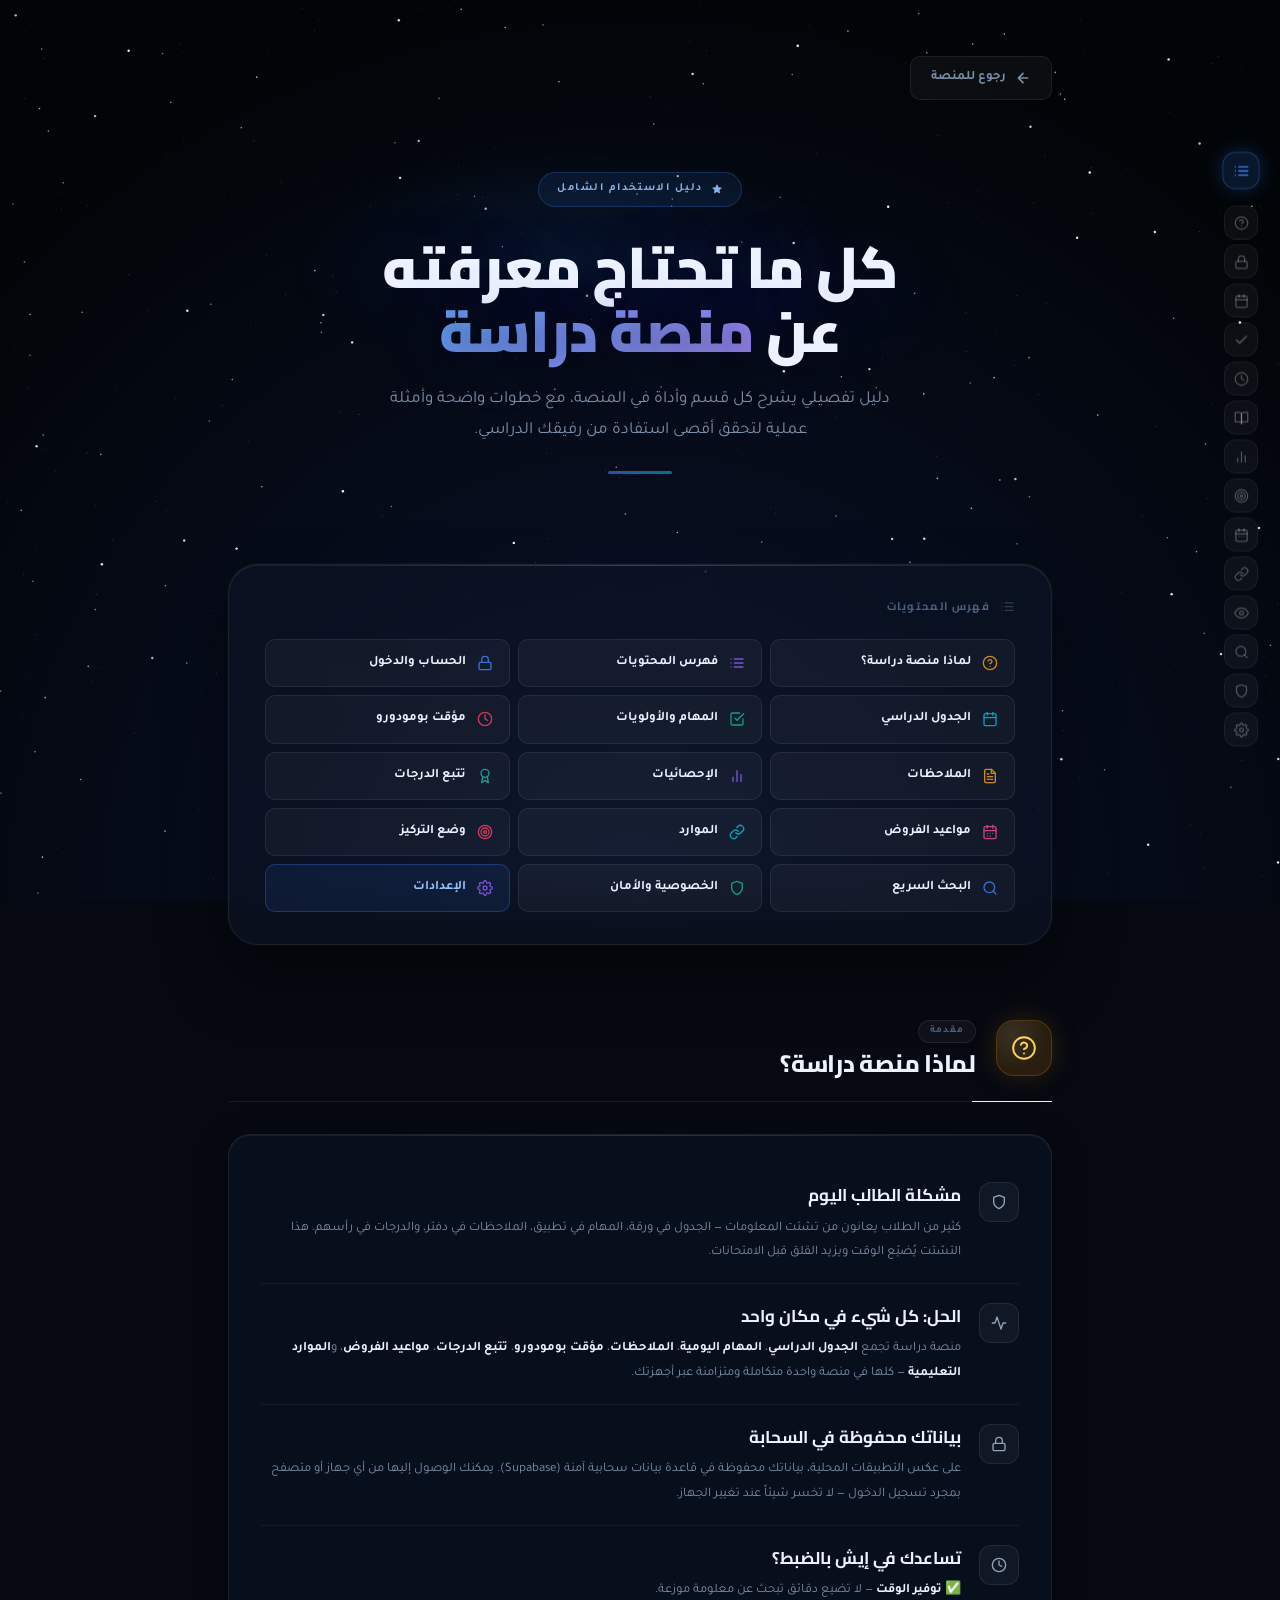
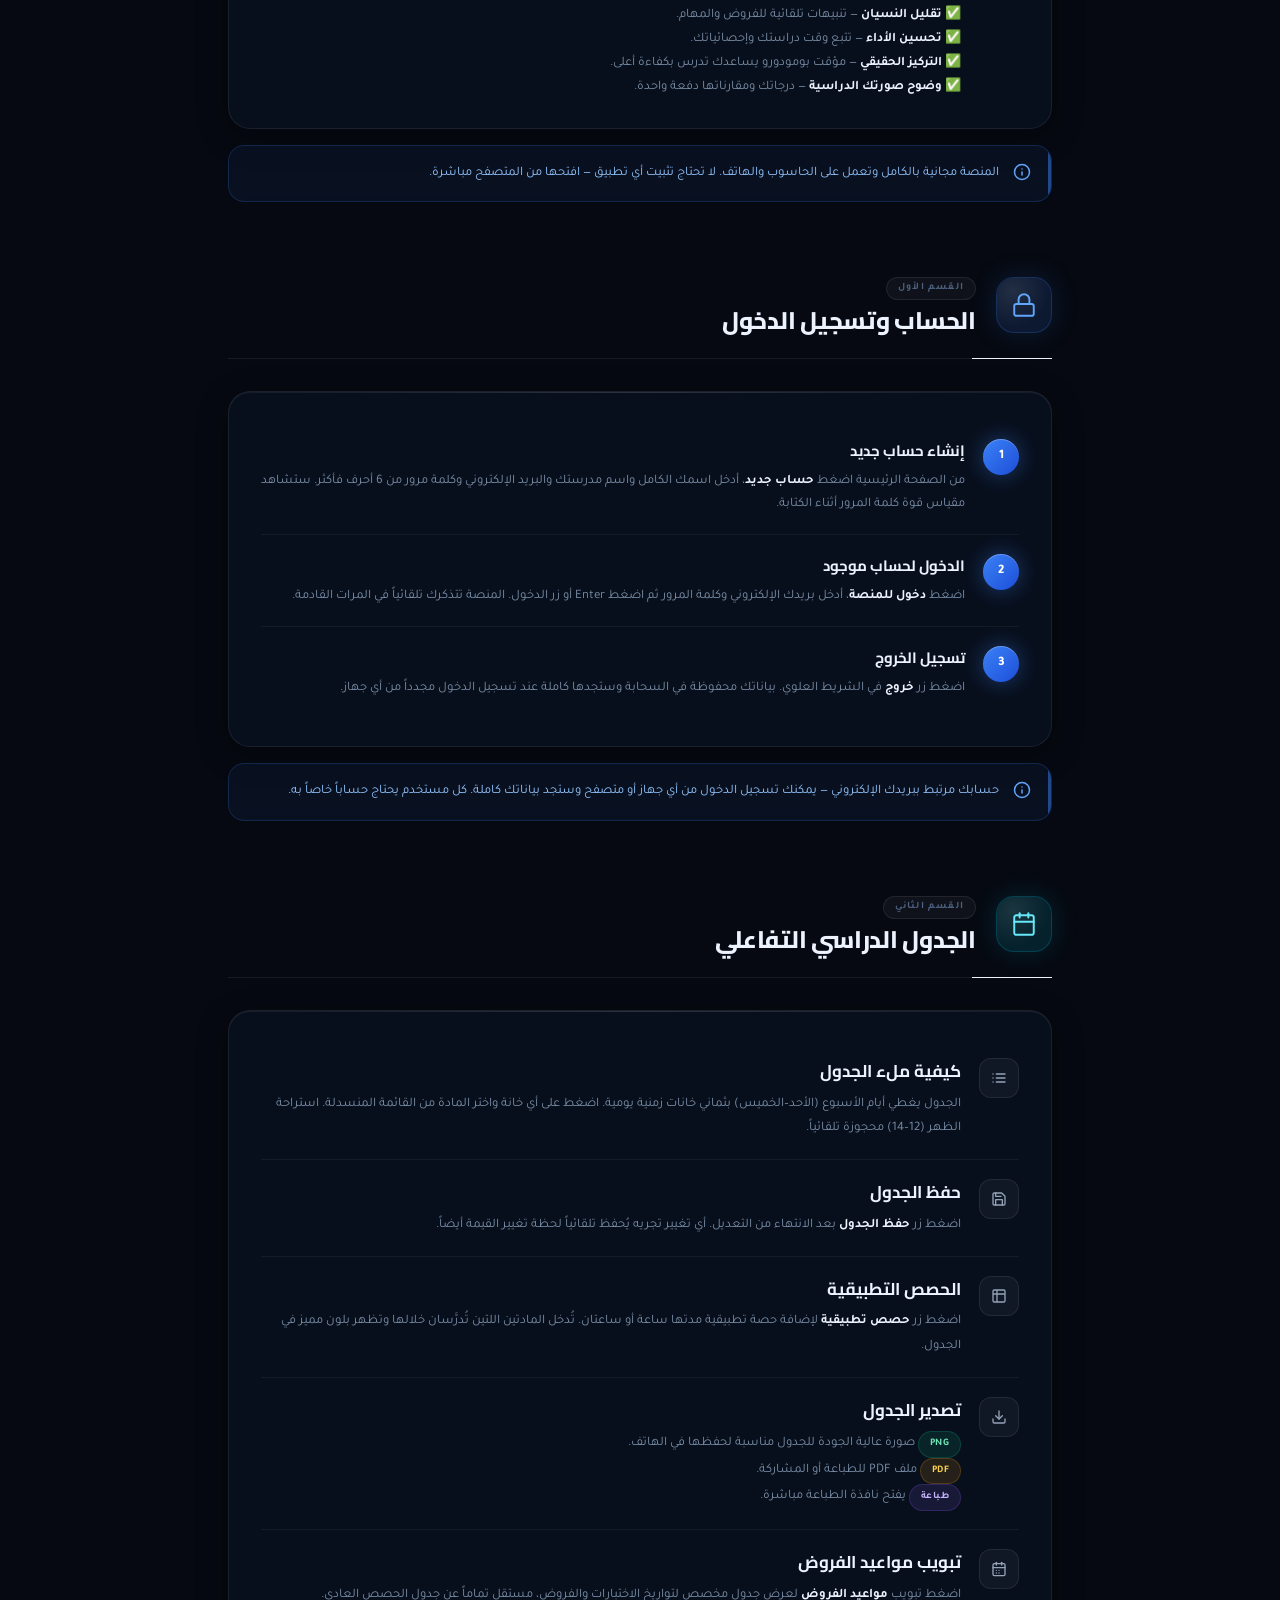
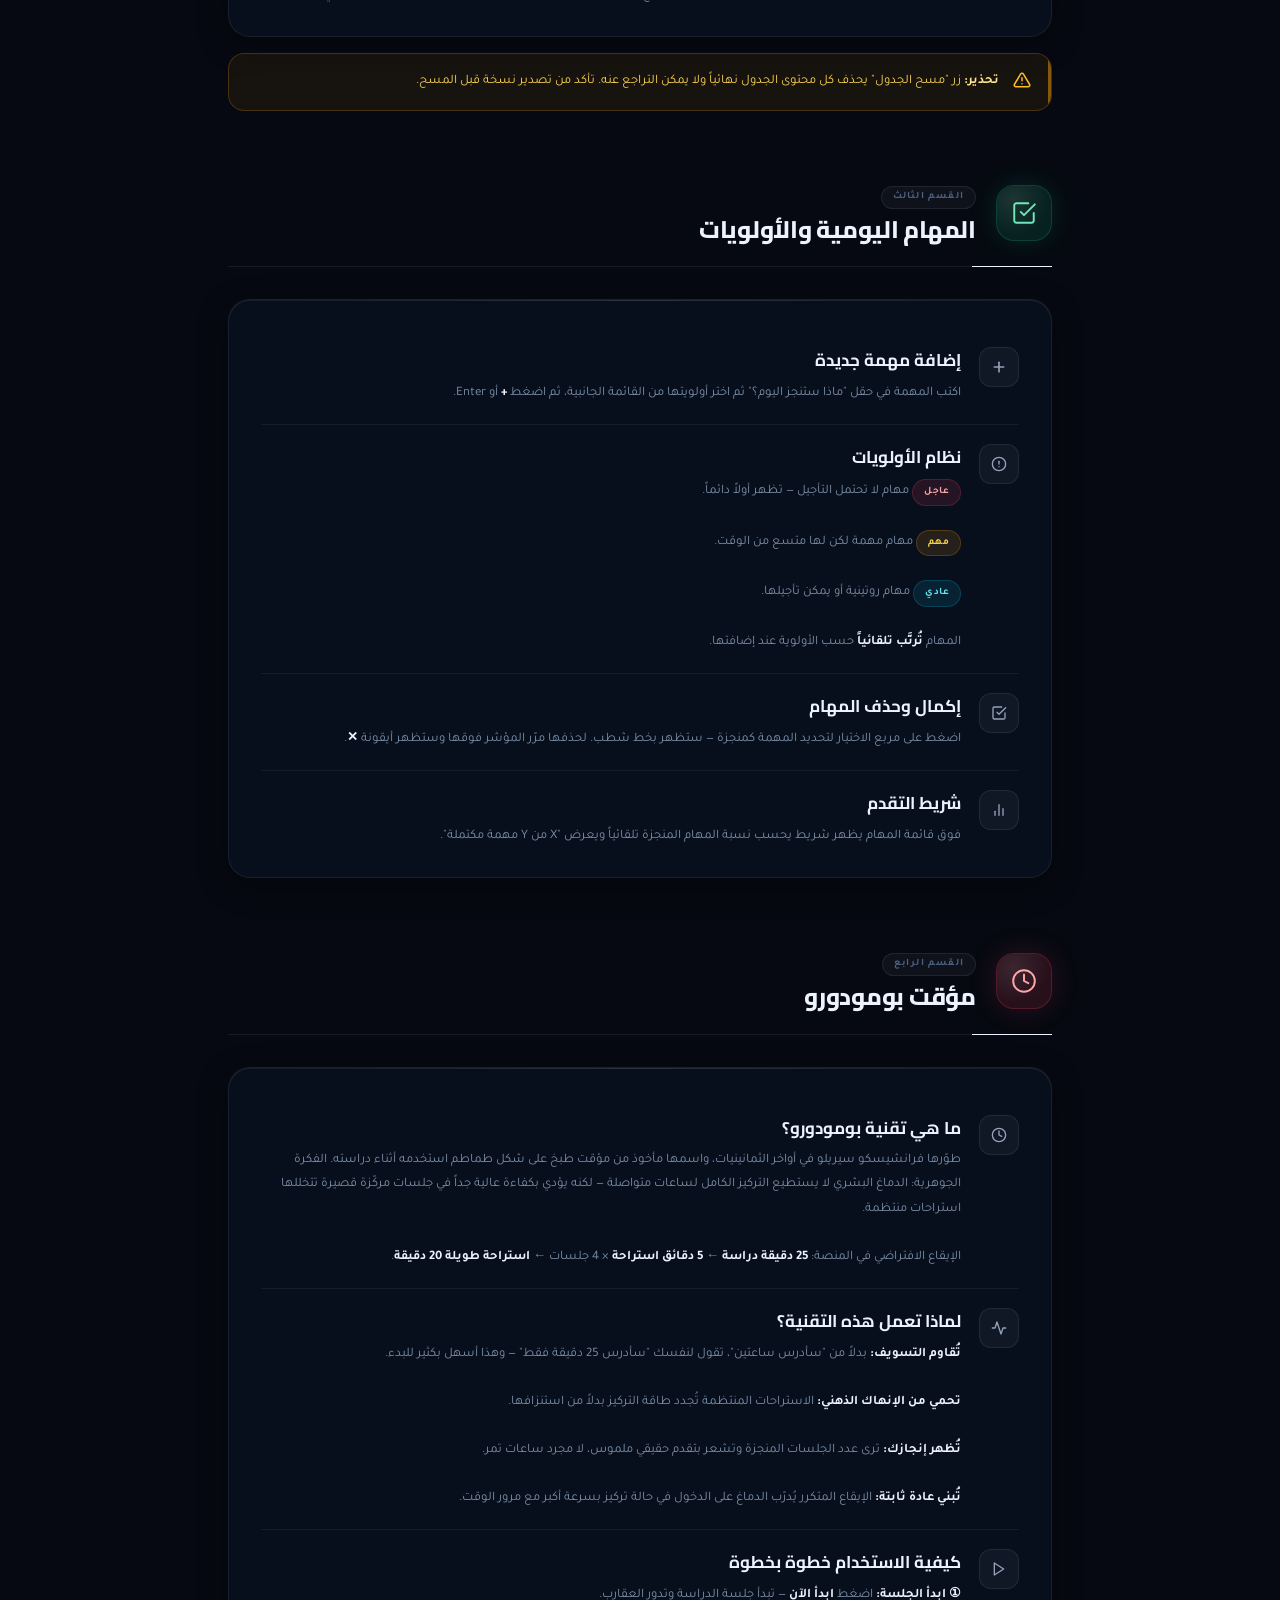
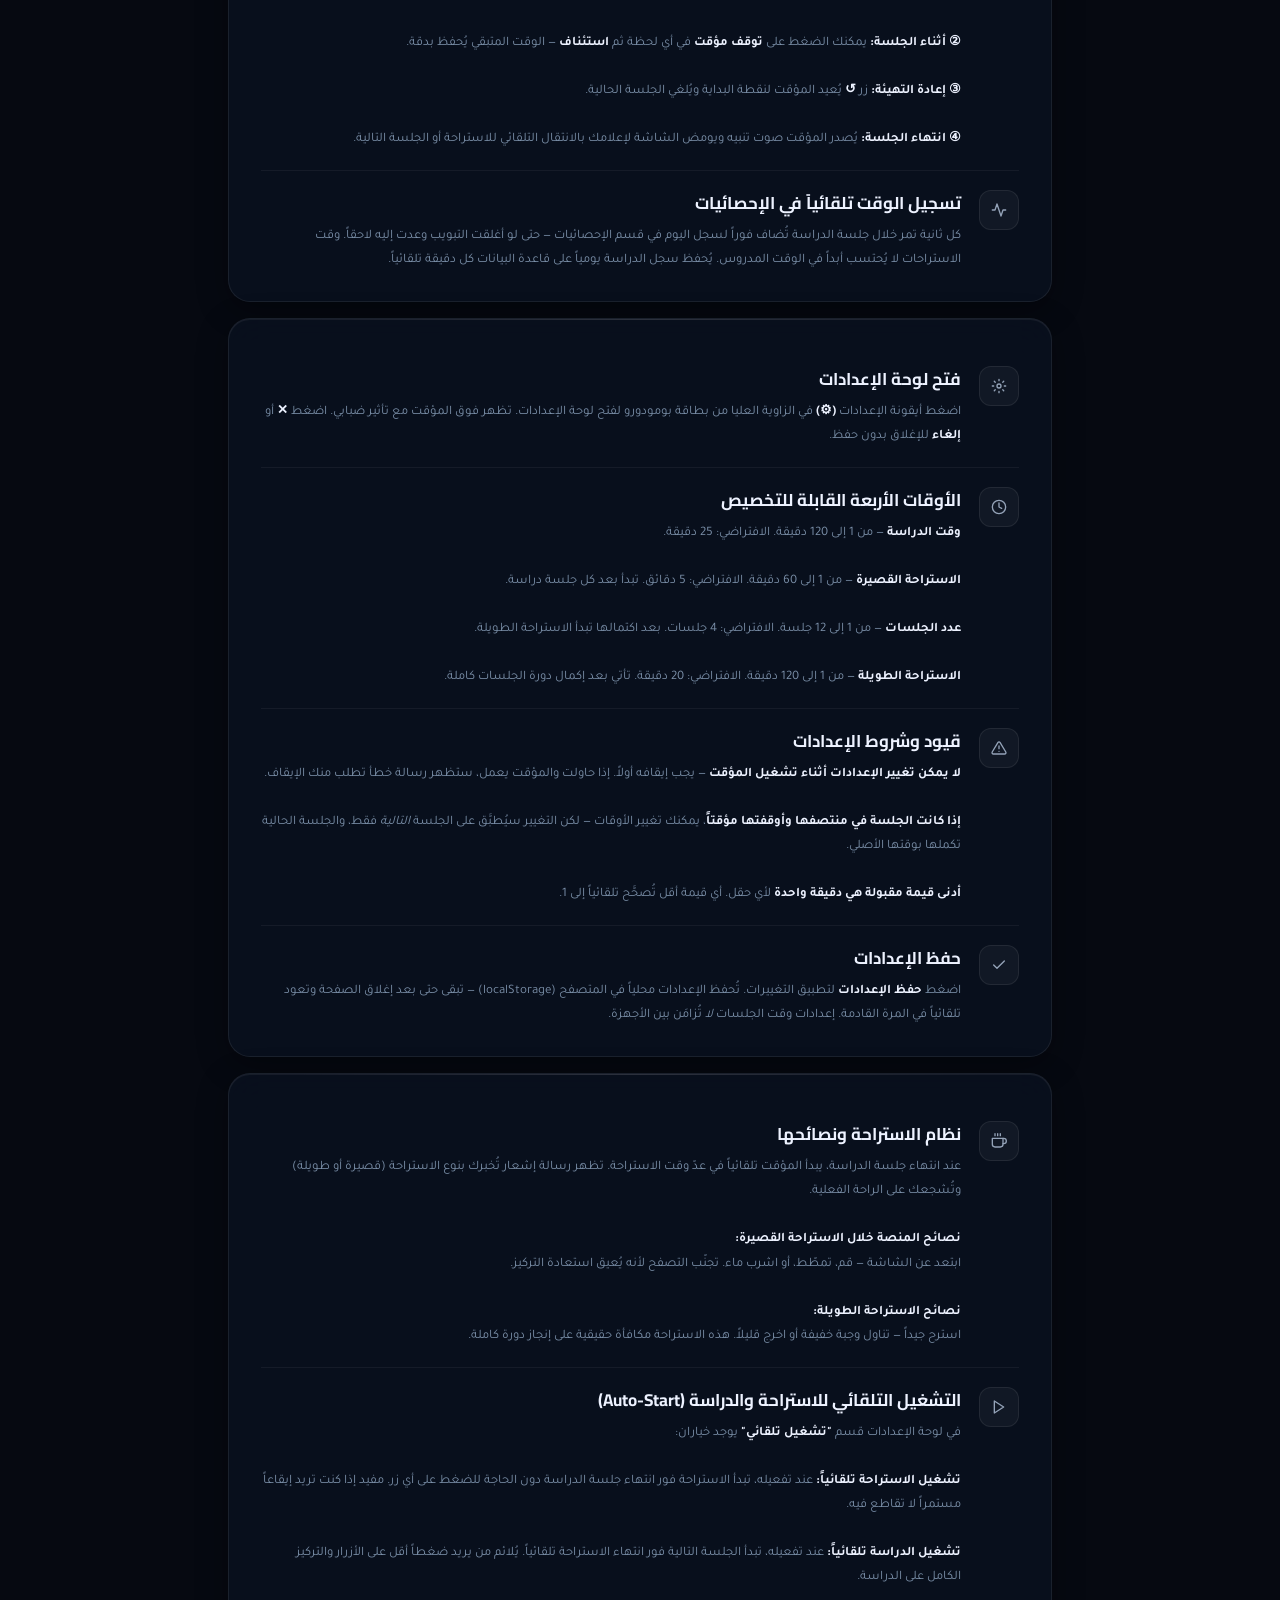
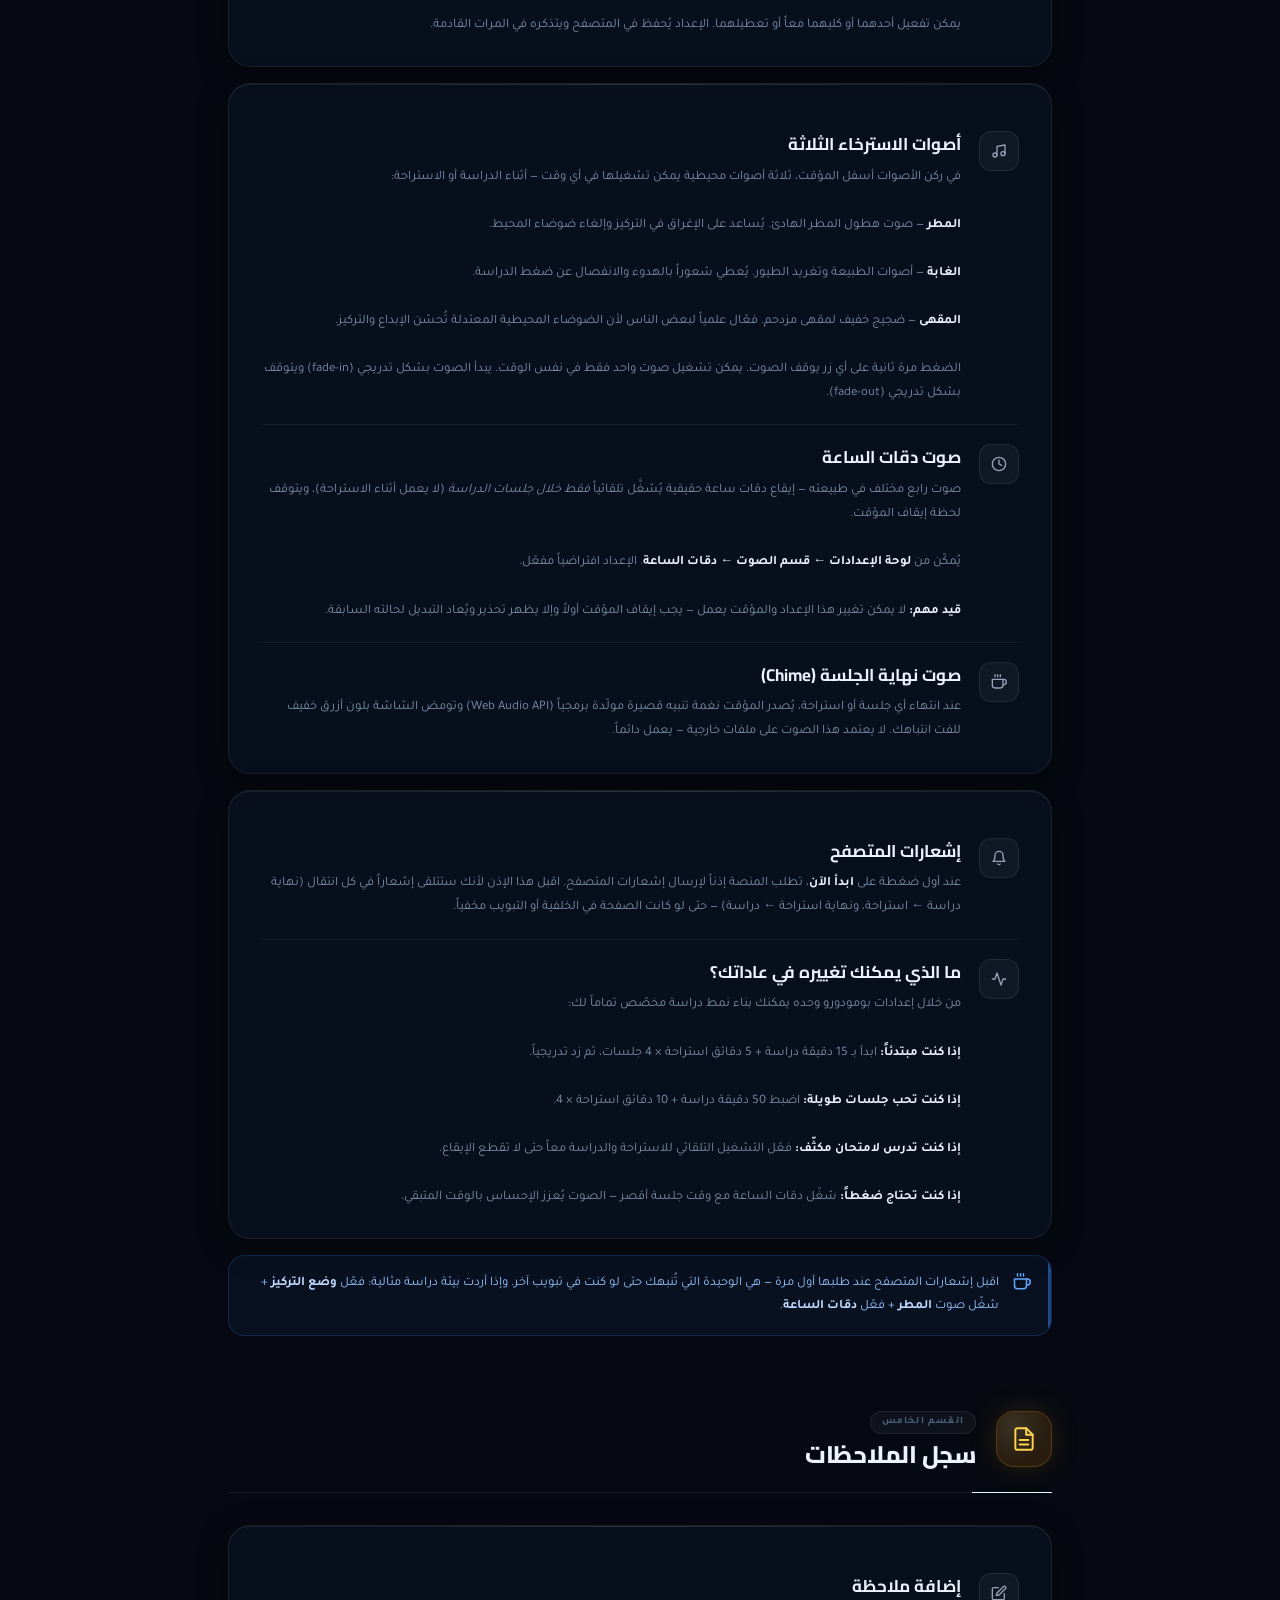
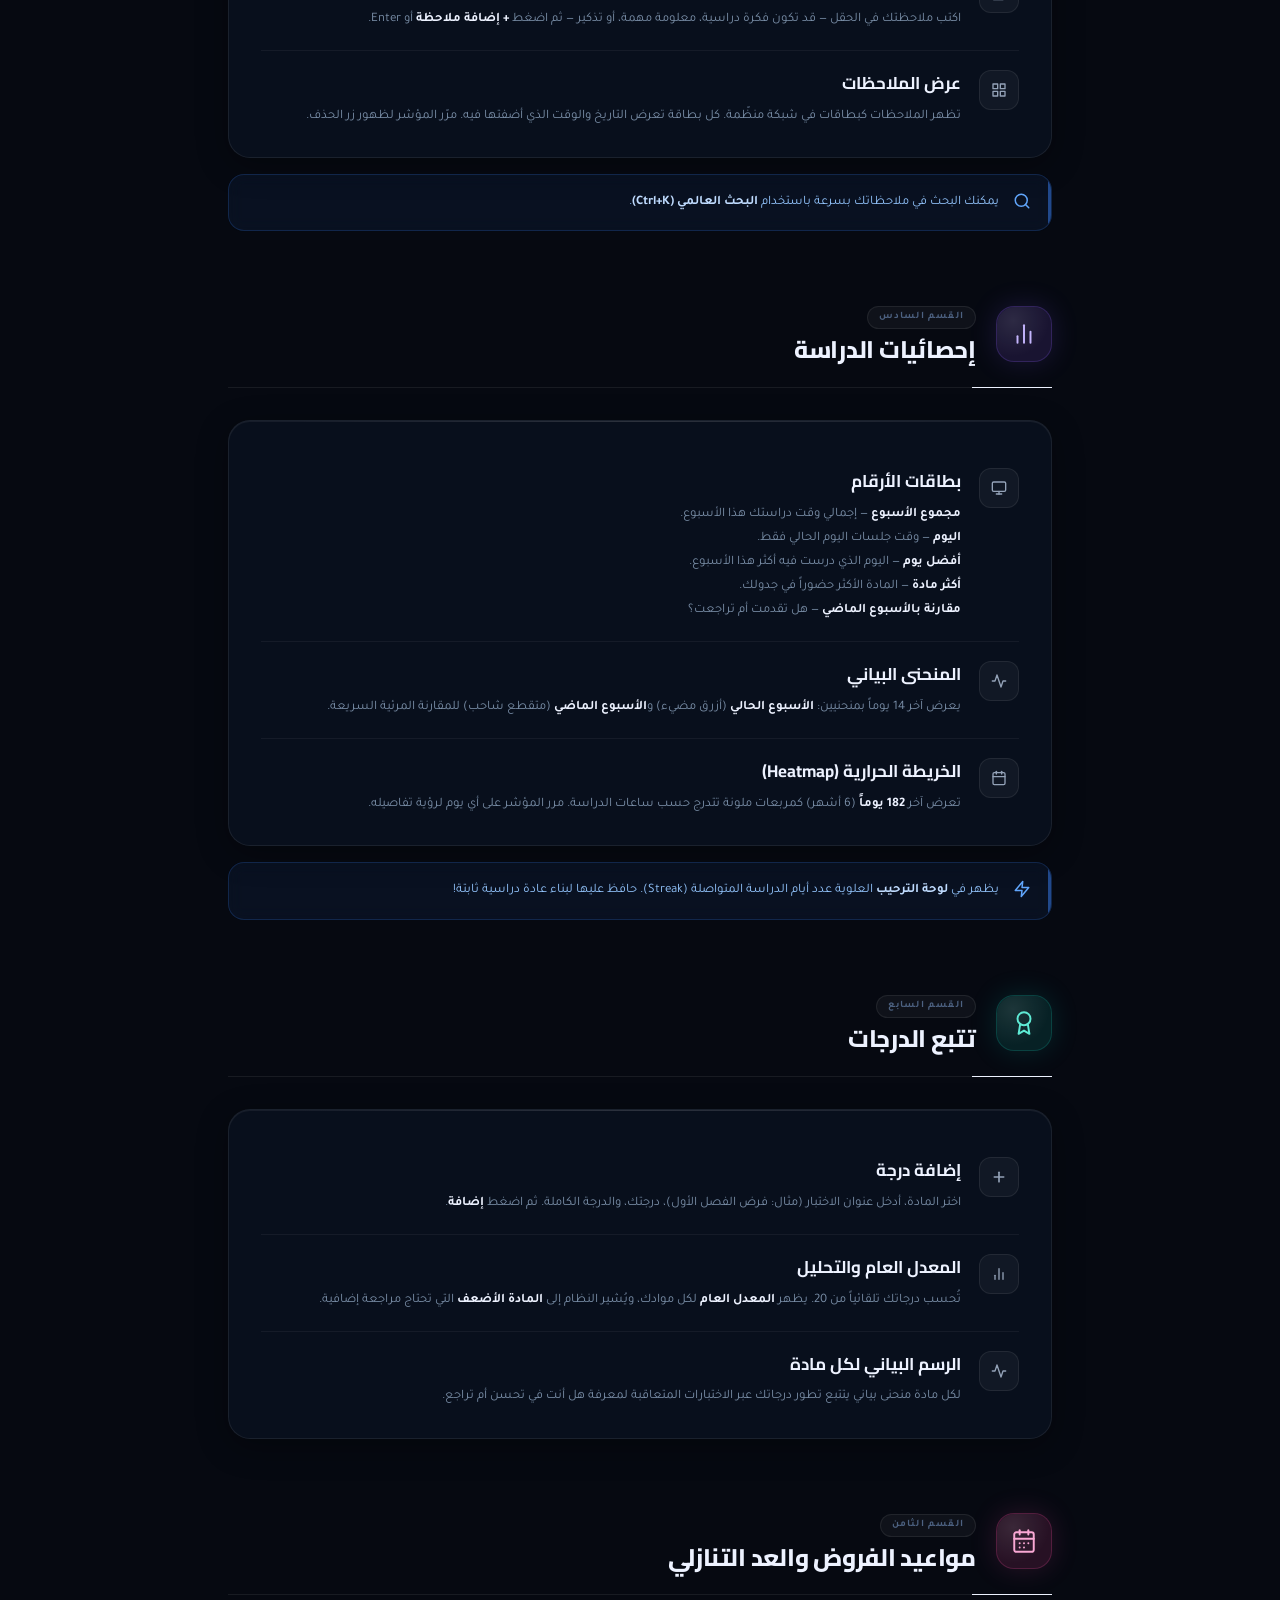
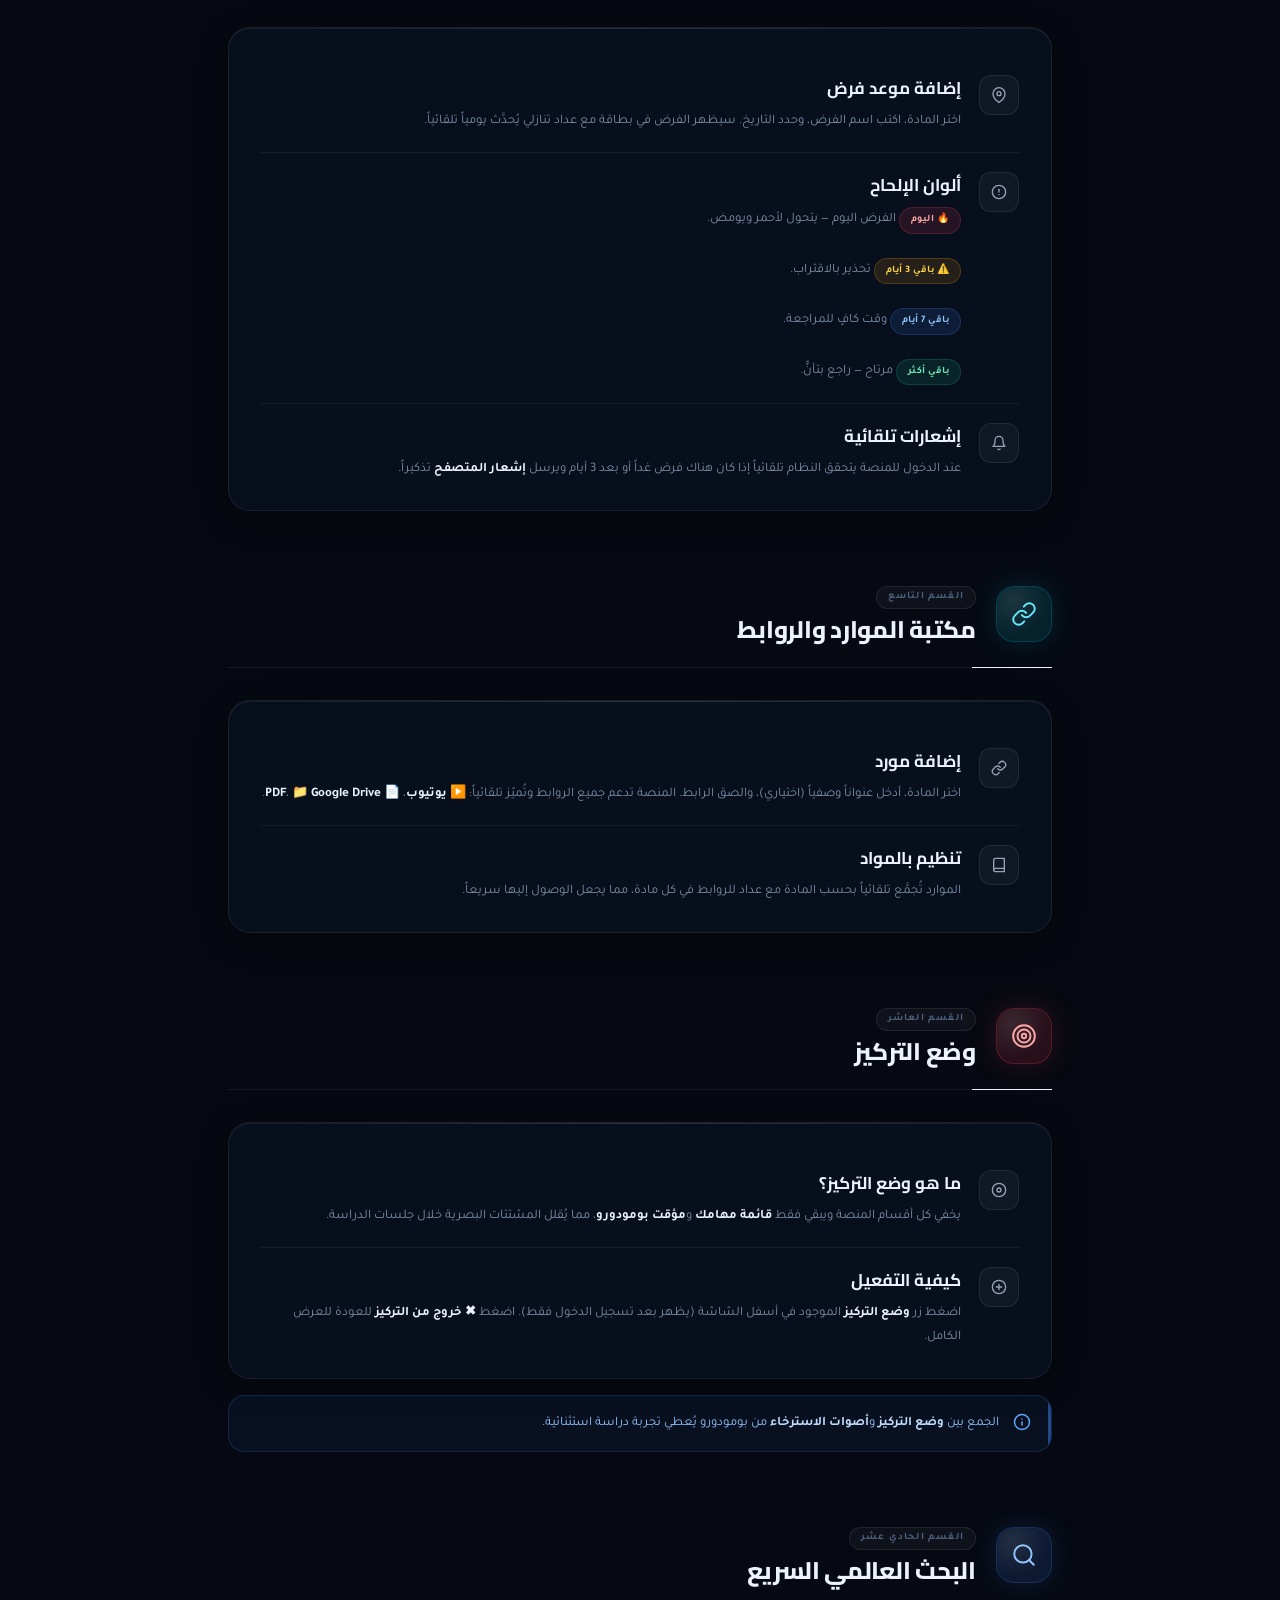
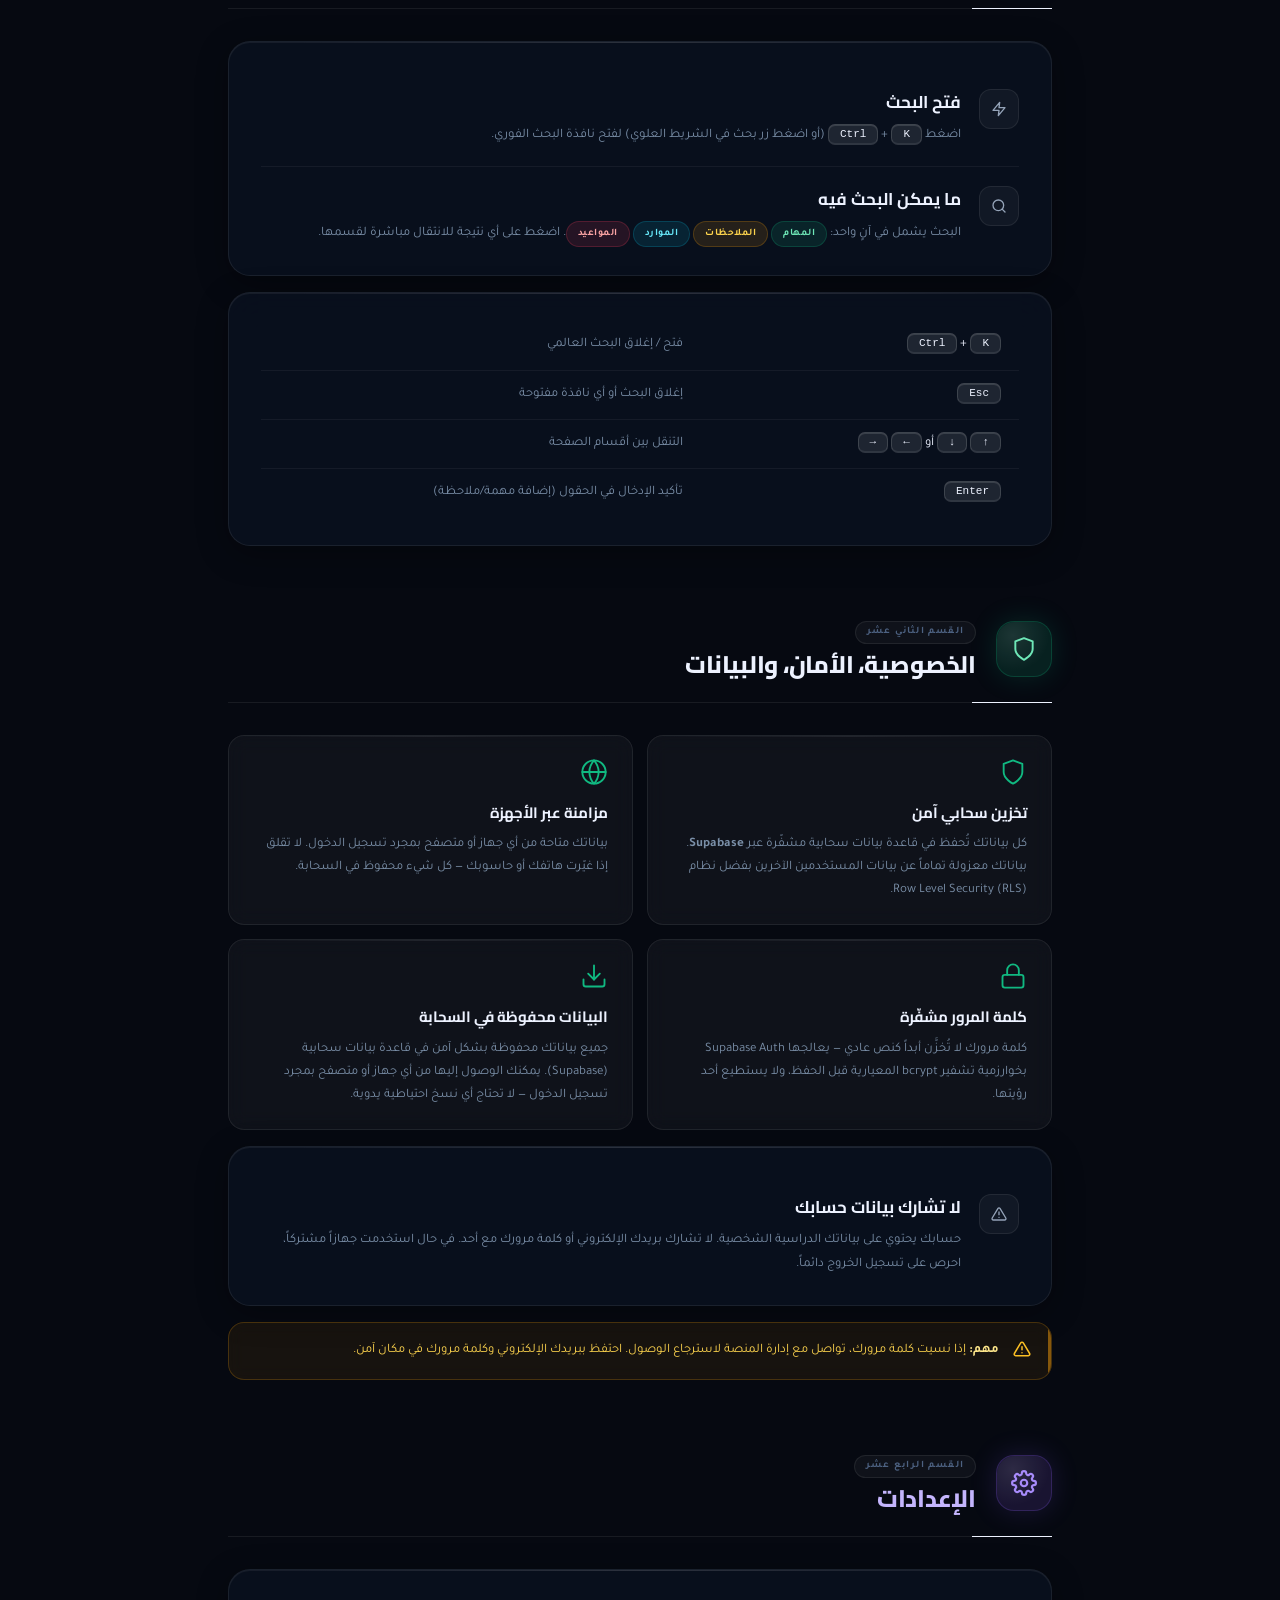
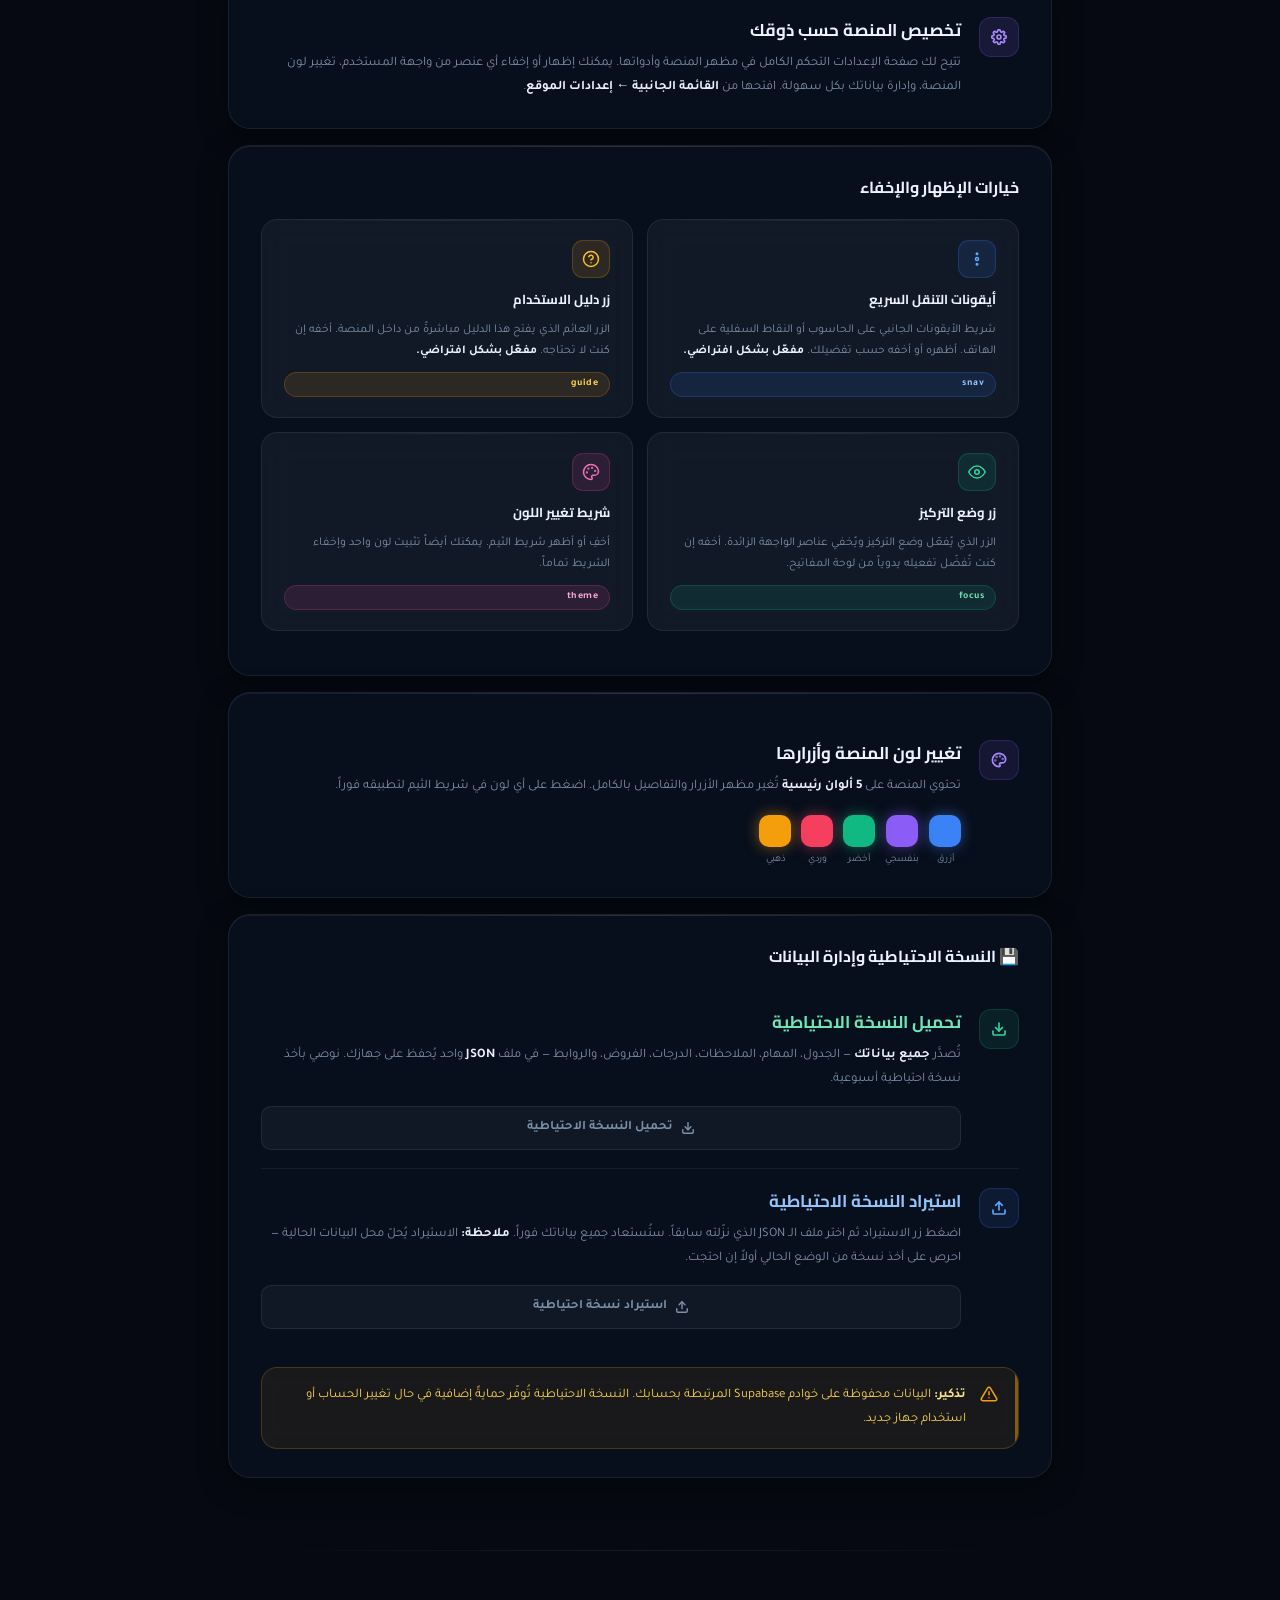
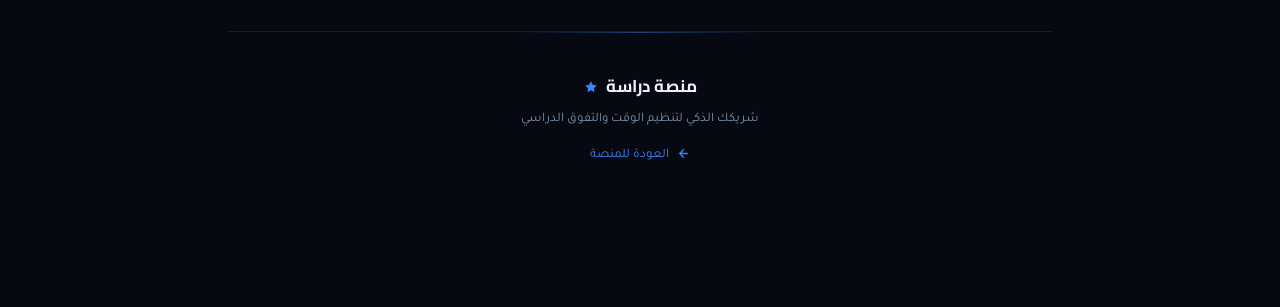
<file: guide.html>
<!doctype html>
<html lang="ar" dir="rtl">
  <head>
    <meta charset="UTF-8" />
    <meta name="viewport" content="width=device-width, initial-scale=1.0" />
    <title>دليل الاستخدام - منصة دراسة</title>
    <link
      href="https://fonts.googleapis.com/css2?family=Cairo:wght@300;400;600;700;900&family=Tajawal:wght@300;400;500;700;900&family=Space+Grotesk:wght@400;500;700&display=swap"
      rel="stylesheet"
    />
    <link rel="icon" href="/icon.jpg" />
    <link rel="stylesheet" href="styleguide.css" />
  </head>
  <body>
    <div id="scrollProgress"></div>

    <canvas id="starsCanvas"></canvas>

    <nav id="bubbleNav" aria-label="التنقل بين الأقسام"></nav>

    <div id="mobileBubbleBar"></div>

    <div
      id="mobileDotNav"
      role="navigation"
      aria-label="التنقل بين الأقسام"
    ></div>

    <div id="mobileCarousel">
      <div id="carouselTrack"></div>
    </div>

    <div class="page-wrap">
      <a href="https://minasa-dirassa.vercel.app" class="back-btn">
        <svg
          width="16"
          height="16"
          viewBox="0 0 24 24"
          fill="none"
          stroke="currentColor"
          stroke-width="2.5"
          stroke-linecap="round"
          stroke-linejoin="round"
        >
          <path d="M19 12H5M12 19l-7-7 7-7" />
        </svg>
        رجوع للمنصة
      </a>

      <div class="hero">
        <div class="hero-badge">
          <svg width="12" height="12" viewBox="0 0 24 24" fill="currentColor">
            <path
              d="M12 2l3.09 6.26L22 9.27l-5 4.87 1.18 6.88L12 17.77l-6.18 3.25L7 14.14 2 9.27l6.91-1.01L12 2z"
            />
          </svg>
          دليل الاستخدام الشامل
        </div>
        <h1>كل ما تحتاج معرفته<br />عن <em>منصة دراسة</em></h1>
        <p>
          دليل تفصيلي يشرح كل قسم وأداة في المنصة، مع خطوات واضحة وأمثلة عملية
          لتحقق أقصى استفادة من رفيقك الدراسي.
        </p>
        <div class="hero-line"></div>
      </div>

      <div class="toc">
        <div class="toc-title">
          <svg
            width="15"
            height="15"
            viewBox="0 0 24 24"
            fill="none"
            stroke="currentColor"
            stroke-width="2"
            stroke-linecap="round"
            stroke-linejoin="round"
          >
            <line x1="8" y1="6" x2="21" y2="6" />
            <line x1="8" y1="12" x2="21" y2="12" />
            <line x1="8" y1="18" x2="21" y2="18" />
            <line x1="3" y1="6" x2="3.01" y2="6" />
            <line x1="3" y1="12" x2="3.01" y2="12" />
            <line x1="3" y1="18" x2="3.01" y2="18" />
          </svg>
          فهرس المحتويات
        </div>
        <div class="toc-grid">
          <a class="toc-item" href="#sec-why">
            <span class="toc-icon"
              ><svg
                width="16"
                height="16"
                viewBox="0 0 24 24"
                fill="none"
                stroke="#f59e0b"
                stroke-width="2"
                stroke-linecap="round"
                stroke-linejoin="round"
              >
                <circle cx="12" cy="12" r="10" />
                <path d="M9.09 9a3 3 0 0 1 5.83 1c0 2-3 3-3 3" />
                <line x1="12" y1="17" x2="12.01" y2="17" /></svg
            ></span>
            لماذا منصة دراسة؟
          </a>
          <a
            class="toc-item"
            href="#"
            onclick="
              window.scrollTo({ top: 0, behavior: 'smooth' });
              return false;
            "
          >
            <span class="toc-icon"
              ><svg
                width="16"
                height="16"
                viewBox="0 0 24 24"
                fill="none"
                stroke="#8b5cf6"
                stroke-width="2"
                stroke-linecap="round"
                stroke-linejoin="round"
              >
                <line x1="8" y1="6" x2="21" y2="6" />
                <line x1="8" y1="12" x2="21" y2="12" />
                <line x1="8" y1="18" x2="21" y2="18" />
                <line x1="3" y1="6" x2="3.01" y2="6" />
                <line x1="3" y1="12" x2="3.01" y2="12" />
                <line x1="3" y1="18" x2="3.01" y2="18" /></svg
            ></span>
            فهرس المحتويات
          </a>
          <a class="toc-item" href="#sec-account">
            <span class="toc-icon"
              ><svg
                width="16"
                height="16"
                viewBox="0 0 24 24"
                fill="none"
                stroke="#3b82f6"
                stroke-width="2"
                stroke-linecap="round"
                stroke-linejoin="round"
              >
                <rect x="3" y="11" width="18" height="11" rx="2" />
                <path d="M7 11V7a5 5 0 0 1 10 0v4" /></svg
            ></span>
            الحساب والدخول
          </a>
          <a class="toc-item" href="#sec-schedule">
            <span class="toc-icon"
              ><svg
                width="16"
                height="16"
                viewBox="0 0 24 24"
                fill="none"
                stroke="#06b6d4"
                stroke-width="2"
                stroke-linecap="round"
                stroke-linejoin="round"
              >
                <rect x="3" y="4" width="18" height="18" rx="2" />
                <line x1="16" y1="2" x2="16" y2="6" />
                <line x1="8" y1="2" x2="8" y2="6" />
                <line x1="3" y1="10" x2="21" y2="10" /></svg
            ></span>
            الجدول الدراسي
          </a>
          <a class="toc-item" href="#sec-tasks">
            <span class="toc-icon"
              ><svg
                width="16"
                height="16"
                viewBox="0 0 24 24"
                fill="none"
                stroke="#10b981"
                stroke-width="2"
                stroke-linecap="round"
                stroke-linejoin="round"
              >
                <path d="M9 11l3 3L22 4" />
                <path
                  d="M21 12v7a2 2 0 0 1-2 2H5a2 2 0 0 1-2-2V5a2 2 0 0 1 2-2h11"
                /></svg
            ></span>
            المهام والأولويات
          </a>
          <a class="toc-item" href="#sec-pomo">
            <span class="toc-icon"
              ><svg
                width="16"
                height="16"
                viewBox="0 0 24 24"
                fill="none"
                stroke="#f43f5e"
                stroke-width="2"
                stroke-linecap="round"
                stroke-linejoin="round"
              >
                <circle cx="12" cy="12" r="10" />
                <polyline points="12 6 12 12 16 14" /></svg
            ></span>
            مؤقت بومودورو
          </a>
          <a class="toc-item" href="#sec-notes">
            <span class="toc-icon"
              ><svg
                width="16"
                height="16"
                viewBox="0 0 24 24"
                fill="none"
                stroke="#f59e0b"
                stroke-width="2"
                stroke-linecap="round"
                stroke-linejoin="round"
              >
                <path
                  d="M14 2H6a2 2 0 0 0-2 2v16a2 2 0 0 0 2 2h12a2 2 0 0 0 2-2V8z"
                />
                <polyline points="14 2 14 8 20 8" />
                <line x1="16" y1="13" x2="8" y2="13" />
                <line x1="16" y1="17" x2="8" y2="17" />
                <polyline points="10 9 9 9 8 9" /></svg
            ></span>
            الملاحظات
          </a>
          <a class="toc-item" href="#sec-stats">
            <span class="toc-icon"
              ><svg
                width="16"
                height="16"
                viewBox="0 0 24 24"
                fill="none"
                stroke="#8b5cf6"
                stroke-width="2"
                stroke-linecap="round"
                stroke-linejoin="round"
              >
                <line x1="18" y1="20" x2="18" y2="10" />
                <line x1="12" y1="20" x2="12" y2="4" />
                <line x1="6" y1="20" x2="6" y2="14" /></svg
            ></span>
            الإحصائيات
          </a>
          <a class="toc-item" href="#sec-grades">
            <span class="toc-icon"
              ><svg
                width="16"
                height="16"
                viewBox="0 0 24 24"
                fill="none"
                stroke="#14b8a6"
                stroke-width="2"
                stroke-linecap="round"
                stroke-linejoin="round"
              >
                <circle cx="12" cy="8" r="6" />
                <path d="M15.477 12.89L17 22l-5-3-5 3 1.523-9.11" /></svg
            ></span>
            تتبع الدرجات
          </a>
          <a class="toc-item" href="#sec-exams">
            <span class="toc-icon"
              ><svg
                width="16"
                height="16"
                viewBox="0 0 24 24"
                fill="none"
                stroke="#ec4899"
                stroke-width="2"
                stroke-linecap="round"
                stroke-linejoin="round"
              >
                <rect x="3" y="4" width="18" height="18" rx="2" />
                <line x1="16" y1="2" x2="16" y2="6" />
                <line x1="8" y1="2" x2="8" y2="6" />
                <line x1="3" y1="10" x2="21" y2="10" />
                <path
                  d="M8 14h.01M12 14h.01M16 14h.01M8 18h.01M12 18h.01"
                /></svg
            ></span>
            مواعيد الفروض
          </a>
          <a class="toc-item" href="#sec-resources">
            <span class="toc-icon"
              ><svg
                width="16"
                height="16"
                viewBox="0 0 24 24"
                fill="none"
                stroke="#06b6d4"
                stroke-width="2"
                stroke-linecap="round"
                stroke-linejoin="round"
              >
                <path
                  d="M10 13a5 5 0 0 0 7.54.54l3-3a5 5 0 0 0-7.07-7.07l-1.72 1.71"
                />
                <path
                  d="M14 11a5 5 0 0 0-7.54-.54l-3 3a5 5 0 0 0 7.07 7.07l1.71-1.71"
                /></svg
            ></span>
            الموارد
          </a>
          <a class="toc-item" href="#sec-focus">
            <span class="toc-icon"
              ><svg
                width="16"
                height="16"
                viewBox="0 0 24 24"
                fill="none"
                stroke="#f43f5e"
                stroke-width="2"
                stroke-linecap="round"
                stroke-linejoin="round"
              >
                <circle cx="12" cy="12" r="10" />
                <circle cx="12" cy="12" r="6" />
                <circle cx="12" cy="12" r="2" /></svg
            ></span>
            وضع التركيز
          </a>
          <a class="toc-item" href="#sec-search">
            <span class="toc-icon"
              ><svg
                width="16"
                height="16"
                viewBox="0 0 24 24"
                fill="none"
                stroke="#3b82f6"
                stroke-width="2"
                stroke-linecap="round"
                stroke-linejoin="round"
              >
                <circle cx="11" cy="11" r="8" />
                <line x1="21" y1="21" x2="16.65" y2="16.65" /></svg
            ></span>
            البحث السريع
          </a>
          <a class="toc-item" href="#sec-privacy">
            <span class="toc-icon"
              ><svg
                width="16"
                height="16"
                viewBox="0 0 24 24"
                fill="none"
                stroke="#10b981"
                stroke-width="2"
                stroke-linecap="round"
                stroke-linejoin="round"
              >
                <path d="M12 22s8-4 8-10V5l-8-3-8 3v7c0 6 8 10 8 10z" /></svg
            ></span>
            الخصوصية والأمان
          </a>
          <a class="toc-item" href="#sec-settings">
            <span class="toc-icon"
              ><svg
                width="16"
                height="16"
                viewBox="0 0 24 24"
                fill="none"
                stroke="#8b5cf6"
                stroke-width="2"
                stroke-linecap="round"
                stroke-linejoin="round"
              >
                <circle cx="12" cy="12" r="3" />
                <path
                  d="M19.4 15a1.65 1.65 0 0 0 .33 1.82l.06.06a2 2 0 0 1-2.83 2.83l-.06-.06a1.65 1.65 0 0 0-1.82-.33 1.65 1.65 0 0 0-1 1.51V21a2 2 0 0 1-4 0v-.09A1.65 1.65 0 0 0 9 19.4a1.65 1.65 0 0 0-1.82.33l-.06.06a2 2 0 0 1-2.83-2.83l.06-.06A1.65 1.65 0 0 0 4.68 15a1.65 1.65 0 0 0-1.51-1H3a2 2 0 0 1 0-4h.09A1.65 1.65 0 0 0 4.6 9a1.65 1.65 0 0 0-.33-1.82l-.06-.06a2 2 0 0 1 2.83-2.83l.06.06A1.65 1.65 0 0 0 9 4.68a1.65 1.65 0 0 0 1-1.51V3a2 2 0 0 1 4 0v.09a1.65 1.65 0 0 0 1 1.51 1.65 1.65 0 0 0 1.82-.33l.06-.06a2 2 0 0 1 2.83 2.83l-.06.06A1.65 1.65 0 0 0 19.4 9a1.65 1.65 0 0 0 1.51 1H21a2 2 0 0 1 0 4h-.09a1.65 1.65 0 0 0-1.51 1z"
                /></svg
            ></span>
            الإعدادات
          </a>
        </div>
      </div>

      <div id="sec-toc-guide" style="scroll-margin-top: 28px"></div>

      <div class="section" id="sec-why">
        <div class="section-header">
          <div class="section-icon amber">
            <svg
              viewBox="0 0 24 24"
              fill="none"
              stroke="#fcd34d"
              stroke-width="1.8"
              stroke-linecap="round"
              stroke-linejoin="round"
            >
              <circle cx="12" cy="12" r="10" />
              <path d="M9.09 9a3 3 0 0 1 5.83 1c0 2-3 3-3 3" />
              <line x1="12" y1="17" x2="12.01" y2="17" />
            </svg>
          </div>
          <div class="section-title-wrap">
            <div class="section-num">مقدمة</div>
            <div class="section-title">لماذا منصة دراسة؟</div>
          </div>
        </div>

        <div class="card">
          <div class="feature">
            <div class="feature-dot">
              <svg
                width="16"
                height="16"
                viewBox="0 0 24 24"
                fill="none"
                stroke="#94a3b8"
                stroke-width="2"
                stroke-linecap="round"
                stroke-linejoin="round"
              >
                <path d="M12 22s8-4 8-10V5l-8-3-8 3v7c0 6 8 10 8 10z" />
              </svg>
            </div>
            <div class="feature-body">
              <div class="feature-title">مشكلة الطالب اليوم</div>
              <div class="feature-desc">
                كثير من الطلاب يعانون من تشتت المعلومات — الجدول في ورقة، المهام
                في تطبيق، الملاحظات في دفتر، والدرجات في رأسهم. هذا التشتت
                يُضيّع الوقت ويزيد القلق قبل الامتحانات.
              </div>
            </div>
          </div>
          <div class="feature">
            <div class="feature-dot">
              <svg
                width="16"
                height="16"
                viewBox="0 0 24 24"
                fill="none"
                stroke="#94a3b8"
                stroke-width="2"
                stroke-linecap="round"
                stroke-linejoin="round"
              >
                <polyline points="22 12 18 12 15 21 9 3 6 12 2 12" />
              </svg>
            </div>
            <div class="feature-body">
              <div class="feature-title">الحل: كل شيء في مكان واحد</div>
              <div class="feature-desc">
                منصة دراسة تجمع <strong>الجدول الدراسي</strong>،
                <strong>المهام اليومية</strong>، <strong>الملاحظات</strong>،
                <strong>مؤقت بومودورو</strong>، <strong>تتبع الدرجات</strong>،
                <strong>مواعيد الفروض</strong>، و<strong
                  >الموارد التعليمية</strong
                >
                — كلها في منصة واحدة متكاملة ومتزامنة عبر أجهزتك.
              </div>
            </div>
          </div>
          <div class="feature">
            <div class="feature-dot">
              <svg
                width="16"
                height="16"
                viewBox="0 0 24 24"
                fill="none"
                stroke="#94a3b8"
                stroke-width="2"
                stroke-linecap="round"
                stroke-linejoin="round"
              >
                <rect x="3" y="11" width="18" height="11" rx="2" />
                <path d="M7 11V7a5 5 0 0 1 10 0v4" />
              </svg>
            </div>
            <div class="feature-body">
              <div class="feature-title">بياناتك محفوظة في السحابة</div>
              <div class="feature-desc">
                على عكس التطبيقات المحلية، بياناتك محفوظة في قاعدة بيانات سحابية
                آمنة (Supabase). يمكنك الوصول إليها من أي جهاز أو متصفح بمجرد
                تسجيل الدخول — لا تخسر شيئاً عند تغيير الجهاز.
              </div>
            </div>
          </div>
          <div class="feature">
            <div class="feature-dot">
              <svg
                width="16"
                height="16"
                viewBox="0 0 24 24"
                fill="none"
                stroke="#94a3b8"
                stroke-width="2"
                stroke-linecap="round"
                stroke-linejoin="round"
              >
                <circle cx="12" cy="12" r="10" />
                <polyline points="12 6 12 12 16 14" />
              </svg>
            </div>
            <div class="feature-body">
              <div class="feature-title">تساعدك في إيش بالضبط؟</div>
              <div class="feature-desc">
                ✅ <strong>توفير الوقت</strong> — لا تضيع دقائق تبحث عن معلومة
                موزعة.<br />
                ✅ <strong>تقليل النسيان</strong> — تنبيهات تلقائية للفروض
                والمهام.<br />
                ✅ <strong>تحسين الأداء</strong> — تتبع وقت دراستك
                وإحصائياتك.<br />
                ✅ <strong>التركيز الحقيقي</strong> — مؤقت بومودورو يساعدك تدرس
                بكفاءة أعلى.<br />
                ✅ <strong>وضوح صورتك الدراسية</strong> — درجاتك ومقارناتها دفعة
                واحدة.
              </div>
            </div>
          </div>
        </div>

        <div class="tip">
          <div class="tip-icon">
            <svg
              width="18"
              height="18"
              viewBox="0 0 24 24"
              fill="none"
              stroke="#60a5fa"
              stroke-width="2"
              stroke-linecap="round"
              stroke-linejoin="round"
            >
              <circle cx="12" cy="12" r="10" />
              <line x1="12" y1="16" x2="12" y2="12" />
              <line x1="12" y1="8" x2="12.01" y2="8" />
            </svg>
          </div>
          <div class="tip-text">
            المنصة مجانية بالكامل وتعمل على الحاسوب والهاتف. لا تحتاج تثبيت أي
            تطبيق — افتحها من المتصفح مباشرة.
          </div>
        </div>
      </div>

      <div class="section" id="sec-account">
        <div class="section-header">
          <div class="section-icon blue">
            <svg
              viewBox="0 0 24 24"
              fill="none"
              stroke="#60a5fa"
              stroke-width="1.8"
              stroke-linecap="round"
              stroke-linejoin="round"
            >
              <rect x="3" y="11" width="18" height="11" rx="2" />
              <path d="M7 11V7a5 5 0 0 1 10 0v4" />
            </svg>
          </div>
          <div class="section-title-wrap">
            <div class="section-num">القسم الأول</div>
            <div class="section-title">الحساب وتسجيل الدخول</div>
          </div>
        </div>

        <div class="card">
          <div class="steps">
            <div class="step">
              <div class="step-num">1</div>
              <div class="step-body">
                <div class="step-title">إنشاء حساب جديد</div>
                <div class="step-desc">
                  من الصفحة الرئيسية اضغط <strong>حساب جديد</strong>، أدخل اسمك
                  الكامل واسم مدرستك والبريد الإلكتروني وكلمة مرور من 6 أحرف
                  فأكثر. ستشاهد مقياس قوة كلمة المرور أثناء الكتابة.
                </div>
              </div>
            </div>
            <div class="step">
              <div class="step-num">2</div>
              <div class="step-body">
                <div class="step-title">الدخول لحساب موجود</div>
                <div class="step-desc">
                  اضغط <strong>دخول للمنصة</strong>، أدخل بريدك الإلكتروني وكلمة
                  المرور ثم اضغط Enter أو زر الدخول. المنصة تتذكرك تلقائياً في
                  المرات القادمة.
                </div>
              </div>
            </div>
            <div class="step">
              <div class="step-num">3</div>
              <div class="step-body">
                <div class="step-title">تسجيل الخروج</div>
                <div class="step-desc">
                  اضغط زر <strong>خروج</strong> في الشريط العلوي. بياناتك محفوظة
                  في السحابة وستجدها كاملة عند تسجيل الدخول مجدداً من أي جهاز.
                </div>
              </div>
            </div>
          </div>
        </div>

        <div class="tip">
          <div class="tip-icon">
            <svg
              width="18"
              height="18"
              viewBox="0 0 24 24"
              fill="none"
              stroke="#60a5fa"
              stroke-width="2"
              stroke-linecap="round"
              stroke-linejoin="round"
            >
              <circle cx="12" cy="12" r="10" />
              <line x1="12" y1="16" x2="12" y2="12" />
              <line x1="12" y1="8" x2="12.01" y2="8" />
            </svg>
          </div>
          <div class="tip-text">
            حسابك مرتبط ببريدك الإلكتروني — يمكنك تسجيل الدخول من أي جهاز أو
            متصفح وستجد بياناتك كاملة. كل مستخدم يحتاج حساباً خاصاً به.
          </div>
        </div>
      </div>

      <div class="section" id="sec-schedule">
        <div class="section-header">
          <div class="section-icon cyan">
            <svg
              viewBox="0 0 24 24"
              fill="none"
              stroke="#67e8f9"
              stroke-width="1.8"
              stroke-linecap="round"
              stroke-linejoin="round"
            >
              <rect x="3" y="4" width="18" height="18" rx="2" />
              <line x1="16" y1="2" x2="16" y2="6" />
              <line x1="8" y1="2" x2="8" y2="6" />
              <line x1="3" y1="10" x2="21" y2="10" />
            </svg>
          </div>
          <div class="section-title-wrap">
            <div class="section-num">القسم الثاني</div>
            <div class="section-title">الجدول الدراسي التفاعلي</div>
          </div>
        </div>

        <div class="card">
          <div class="feature">
            <div class="feature-dot">
              <svg
                width="16"
                height="16"
                viewBox="0 0 24 24"
                fill="none"
                stroke="#94a3b8"
                stroke-width="2"
                stroke-linecap="round"
                stroke-linejoin="round"
              >
                <line x1="8" y1="6" x2="21" y2="6" />
                <line x1="8" y1="12" x2="21" y2="12" />
                <line x1="8" y1="18" x2="21" y2="18" />
                <line x1="3" y1="6" x2="3.01" y2="6" />
                <line x1="3" y1="12" x2="3.01" y2="12" />
                <line x1="3" y1="18" x2="3.01" y2="18" />
              </svg>
            </div>
            <div class="feature-body">
              <div class="feature-title">كيفية ملء الجدول</div>
              <div class="feature-desc">
                الجدول يغطي أيام الأسبوع (الأحد–الخميس) بثماني خانات زمنية
                يومية. اضغط على أي خانة واختر المادة من القائمة المنسدلة.
                استراحة الظهر (12–14) محجوزة تلقائياً.
              </div>
            </div>
          </div>
          <div class="feature">
            <div class="feature-dot">
              <svg
                width="16"
                height="16"
                viewBox="0 0 24 24"
                fill="none"
                stroke="#94a3b8"
                stroke-width="2"
                stroke-linecap="round"
                stroke-linejoin="round"
              >
                <path
                  d="M19 21H5a2 2 0 0 1-2-2V5a2 2 0 0 1 2-2h11l5 5v11a2 2 0 0 1-2 2z"
                />
                <polyline points="17 21 17 13 7 13 7 21" />
                <polyline points="7 3 7 8 15 8" />
              </svg>
            </div>
            <div class="feature-body">
              <div class="feature-title">حفظ الجدول</div>
              <div class="feature-desc">
                اضغط زر <strong>حفظ الجدول</strong> بعد الانتهاء من التعديل. أي
                تغيير تجريه يُحفظ تلقائياً لحظة تغيير القيمة أيضاً.
              </div>
            </div>
          </div>
          <div class="feature">
            <div class="feature-dot">
              <svg
                width="16"
                height="16"
                viewBox="0 0 24 24"
                fill="none"
                stroke="#94a3b8"
                stroke-width="2"
                stroke-linecap="round"
                stroke-linejoin="round"
              >
                <path
                  d="M9 3H5a2 2 0 0 0-2 2v4m6-6h10a2 2 0 0 1 2 2v4M9 3v18m0 0h10a2 2 0 0 0 2-2V9M9 21H5a2 2 0 0 1-2-2V9m0 0h18"
                />
              </svg>
            </div>
            <div class="feature-body">
              <div class="feature-title">الحصص التطبيقية</div>
              <div class="feature-desc">
                اضغط زر <strong>حصص تطبيقية</strong> لإضافة حصة تطبيقية مدتها
                ساعة أو ساعتان. تُدخل المادتين اللتين تُدرَّسان خلالها وتظهر
                بلون مميز في الجدول.
              </div>
            </div>
          </div>
          <div class="feature">
            <div class="feature-dot">
              <svg
                width="16"
                height="16"
                viewBox="0 0 24 24"
                fill="none"
                stroke="#94a3b8"
                stroke-width="2"
                stroke-linecap="round"
                stroke-linejoin="round"
              >
                <path d="M21 15v4a2 2 0 0 1-2 2H5a2 2 0 0 1-2-2v-4" />
                <polyline points="7 10 12 15 17 10" />
                <line x1="12" y1="15" x2="12" y2="3" />
              </svg>
            </div>
            <div class="feature-body">
              <div class="feature-title">تصدير الجدول</div>
              <div class="feature-desc">
                <span class="badge badge-green">PNG</span> صورة عالية الجودة
                للجدول مناسبة لحفظها في الهاتف.<br />
                <span class="badge badge-amber">PDF</span> ملف PDF للطباعة أو
                المشاركة.<br />
                <span class="badge badge-purple">طباعة</span> يفتح نافذة الطباعة
                مباشرة.
              </div>
            </div>
          </div>
          <div class="feature">
            <div class="feature-dot">
              <svg
                width="16"
                height="16"
                viewBox="0 0 24 24"
                fill="none"
                stroke="#94a3b8"
                stroke-width="2"
                stroke-linecap="round"
                stroke-linejoin="round"
              >
                <rect x="3" y="4" width="18" height="18" rx="2" />
                <line x1="16" y1="2" x2="16" y2="6" />
                <line x1="8" y1="2" x2="8" y2="6" />
                <line x1="3" y1="10" x2="21" y2="10" />
                <path d="M8 14h.01M12 14h.01M8 18h.01M12 18h.01" />
              </svg>
            </div>
            <div class="feature-body">
              <div class="feature-title">تبويب مواعيد الفروض</div>
              <div class="feature-desc">
                اضغط تبويب <strong>مواعيد الفروض</strong> لعرض جدول مخصص لتواريخ
                الاختبارات والفروض، مستقل تماماً عن جدول الحصص العادي.
              </div>
            </div>
          </div>
        </div>

        <div class="tip warn">
          <div class="tip-icon">
            <svg
              width="18"
              height="18"
              viewBox="0 0 24 24"
              fill="none"
              stroke="#fbbf24"
              stroke-width="2"
              stroke-linecap="round"
              stroke-linejoin="round"
            >
              <path
                d="M10.29 3.86L1.82 18a2 2 0 0 0 1.71 3h16.94a2 2 0 0 0 1.71-3L13.71 3.86a2 2 0 0 0-3.42 0z"
              />
              <line x1="12" y1="9" x2="12" y2="13" />
              <line x1="12" y1="17" x2="12.01" y2="17" />
            </svg>
          </div>
          <div class="tip-text">
            <strong>تحذير:</strong> زر "مسح الجدول" يحذف كل محتوى الجدول نهائياً
            ولا يمكن التراجع عنه. تأكد من تصدير نسخة قبل المسح.
          </div>
        </div>
      </div>

      <div class="section" id="sec-tasks">
        <div class="section-header">
          <div class="section-icon green">
            <svg
              viewBox="0 0 24 24"
              fill="none"
              stroke="#6ee7b7"
              stroke-width="1.8"
              stroke-linecap="round"
              stroke-linejoin="round"
            >
              <path d="M9 11l3 3L22 4" />
              <path
                d="M21 12v7a2 2 0 0 1-2 2H5a2 2 0 0 1-2-2V5a2 2 0 0 1 2-2h11"
              />
            </svg>
          </div>
          <div class="section-title-wrap">
            <div class="section-num">القسم الثالث</div>
            <div class="section-title">المهام اليومية والأولويات</div>
          </div>
        </div>

        <div class="card">
          <div class="feature">
            <div class="feature-dot">
              <svg
                width="16"
                height="16"
                viewBox="0 0 24 24"
                fill="none"
                stroke="#94a3b8"
                stroke-width="2.5"
                stroke-linecap="round"
              >
                <line x1="12" y1="5" x2="12" y2="19" />
                <line x1="5" y1="12" x2="19" y2="12" />
              </svg>
            </div>
            <div class="feature-body">
              <div class="feature-title">إضافة مهمة جديدة</div>
              <div class="feature-desc">
                اكتب المهمة في حقل "ماذا ستنجز اليوم؟" ثم اختر أولويتها من
                القائمة الجانبية، ثم اضغط <strong>+</strong> أو Enter.
              </div>
            </div>
          </div>
          <div class="feature">
            <div class="feature-dot">
              <svg
                width="16"
                height="16"
                viewBox="0 0 24 24"
                fill="none"
                stroke="#94a3b8"
                stroke-width="2"
                stroke-linecap="round"
                stroke-linejoin="round"
              >
                <circle cx="12" cy="12" r="10" />
                <line x1="12" y1="8" x2="12" y2="12" />
                <line x1="12" y1="16" x2="12.01" y2="16" />
              </svg>
            </div>
            <div class="feature-body">
              <div class="feature-title">نظام الأولويات</div>
              <div class="feature-desc">
                <span class="badge badge-red">عاجل</span> مهام لا تحتمل التأجيل
                — تظهر أولاً دائماً.<br /><br />
                <span class="badge badge-amber">مهم</span> مهام مهمة لكن لها
                متسع من الوقت.<br /><br />
                <span class="badge badge-cyan">عادي</span> مهام روتينية أو يمكن
                تأجيلها.<br /><br />
                المهام <strong>تُرتَّب تلقائياً</strong> حسب الأولوية عند
                إضافتها.
              </div>
            </div>
          </div>
          <div class="feature">
            <div class="feature-dot">
              <svg
                width="16"
                height="16"
                viewBox="0 0 24 24"
                fill="none"
                stroke="#94a3b8"
                stroke-width="2"
                stroke-linecap="round"
                stroke-linejoin="round"
              >
                <polyline points="9 11 12 14 22 4" />
                <path
                  d="M21 12v7a2 2 0 0 1-2 2H5a2 2 0 0 1-2-2V5a2 2 0 0 1 2-2h11"
                />
              </svg>
            </div>
            <div class="feature-body">
              <div class="feature-title">إكمال وحذف المهام</div>
              <div class="feature-desc">
                اضغط على مربع الاختيار لتحديد المهمة كمنجزة — ستظهر بخط شطب.
                لحذفها مرّر المؤشر فوقها وستظهر أيقونة <strong>✕</strong>.
              </div>
            </div>
          </div>
          <div class="feature">
            <div class="feature-dot">
              <svg
                width="16"
                height="16"
                viewBox="0 0 24 24"
                fill="none"
                stroke="#94a3b8"
                stroke-width="2"
                stroke-linecap="round"
                stroke-linejoin="round"
              >
                <line x1="18" y1="20" x2="18" y2="10" />
                <line x1="12" y1="20" x2="12" y2="4" />
                <line x1="6" y1="20" x2="6" y2="14" />
              </svg>
            </div>
            <div class="feature-body">
              <div class="feature-title">شريط التقدم</div>
              <div class="feature-desc">
                فوق قائمة المهام يظهر شريط يحسب نسبة المهام المنجزة تلقائياً
                ويعرض "X من Y مهمة مكتملة".
              </div>
            </div>
          </div>
        </div>
      </div>

      <div class="section" id="sec-pomo">
        <div class="section-header">
          <div class="section-icon red">
            <svg
              viewBox="0 0 24 24"
              fill="none"
              stroke="#fca5a5"
              stroke-width="1.8"
              stroke-linecap="round"
              stroke-linejoin="round"
            >
              <circle cx="12" cy="12" r="10" />
              <polyline points="12 6 12 12 16 14" />
            </svg>
          </div>
          <div class="section-title-wrap">
            <div class="section-num">القسم الرابع</div>
            <div class="section-title">مؤقت بومودورو</div>
          </div>
        </div>

        <div class="card">
          <div class="feature">
            <div class="feature-dot">
              <svg
                width="16"
                height="16"
                viewBox="0 0 24 24"
                fill="none"
                stroke="#94a3b8"
                stroke-width="2"
                stroke-linecap="round"
                stroke-linejoin="round"
              >
                <circle cx="12" cy="12" r="10" />
                <polyline points="12 6 12 12 16 14" />
              </svg>
            </div>
            <div class="feature-body">
              <div class="feature-title">ما هي تقنية بومودورو؟</div>
              <div class="feature-desc">
                طوّرها فرانشيسكو سيريلو في أواخر الثمانينيات، واسمها مأخوذ من
                مؤقت طبخ على شكل طماطم استخدمه أثناء دراسته. الفكرة الجوهرية:
                الدماغ البشري لا يستطيع التركيز الكامل لساعات متواصلة — لكنه
                يؤدي بكفاءة عالية جداً في جلسات مركّزة قصيرة تتخللها استراحات
                منتظمة.<br /><br />
                الإيقاع الافتراضي في المنصة: <strong>25 دقيقة دراسة</strong> ←
                <strong>5 دقائق استراحة</strong> × 4 جلسات ←
                <strong>استراحة طويلة 20 دقيقة</strong>.
              </div>
            </div>
          </div>
          <div class="feature">
            <div class="feature-dot">
              <svg
                width="16"
                height="16"
                viewBox="0 0 24 24"
                fill="none"
                stroke="#94a3b8"
                stroke-width="2"
                stroke-linecap="round"
                stroke-linejoin="round"
              >
                <polyline points="22 12 18 12 15 21 9 3 6 12 2 12" />
              </svg>
            </div>
            <div class="feature-body">
              <div class="feature-title">لماذا تعمل هذه التقنية؟</div>
              <div class="feature-desc">
                <strong>تُقاوم التسويف:</strong> بدلاً من "سأدرس ساعتين"، تقول
                لنفسك "سأدرس 25 دقيقة فقط" — وهذا أسهل بكثير للبدء.<br /><br />
                <strong>تحمي من الإنهاك الذهني:</strong> الاستراحات المنتظمة
                تُجدد طاقة التركيز بدلاً من استنزافها.<br /><br />
                <strong>تُظهر إنجازك:</strong> ترى عدد الجلسات المنجزة وتشعر
                بتقدم حقيقي ملموس، لا مجرد ساعات تمر.<br /><br />
                <strong>تُبني عادة ثابتة:</strong> الإيقاع المتكرر يُدرّب الدماغ
                على الدخول في حالة تركيز بسرعة أكبر مع مرور الوقت.
              </div>
            </div>
          </div>
          <div class="feature">
            <div class="feature-dot">
              <svg
                width="16"
                height="16"
                viewBox="0 0 24 24"
                fill="none"
                stroke="#94a3b8"
                stroke-width="2"
                stroke-linecap="round"
                stroke-linejoin="round"
              >
                <polygon points="5 3 19 12 5 21 5 3" />
              </svg>
            </div>
            <div class="feature-body">
              <div class="feature-title">كيفية الاستخدام خطوة بخطوة</div>
              <div class="feature-desc">
                <strong>① ابدأ الجلسة:</strong> اضغط
                <strong>ابدأ الآن</strong> — تبدأ جلسة الدراسة وتدور العقارب.<br /><br />
                <strong>② أثناء الجلسة:</strong> يمكنك الضغط على
                <strong>توقف مؤقت</strong> في أي لحظة ثم
                <strong>استئناف</strong> — الوقت المتبقي يُحفظ بدقة.<br /><br />
                <strong>③ إعادة التهيئة:</strong> زر <strong>↺</strong> يُعيد
                المؤقت لنقطة البداية ويُلغي الجلسة الحالية.<br /><br />
                <strong>④ انتهاء الجلسة:</strong> يُصدر المؤقت صوت تنبيه ويومض
                الشاشة لإعلامك بالانتقال التلقائي للاستراحة أو الجلسة التالية.
              </div>
            </div>
          </div>
          <div class="feature">
            <div class="feature-dot">
              <svg
                width="16"
                height="16"
                viewBox="0 0 24 24"
                fill="none"
                stroke="#94a3b8"
                stroke-width="2"
                stroke-linecap="round"
                stroke-linejoin="round"
              >
                <polyline points="22 12 18 12 15 21 9 3 6 12 2 12" />
              </svg>
            </div>
            <div class="feature-body">
              <div class="feature-title">
                تسجيل الوقت تلقائياً في الإحصائيات
              </div>
              <div class="feature-desc">
                كل ثانية تمر خلال جلسة الدراسة تُضاف فوراً لسجل اليوم في قسم
                الإحصائيات — حتى لو أغلقت التبويب وعدت إليه لاحقاً. وقت
                الاستراحات لا يُحتسب أبداً في الوقت المدروس. يُحفظ سجل الدراسة
                يومياً على قاعدة البيانات كل دقيقة تلقائياً.
              </div>
            </div>
          </div>
        </div>

        <div class="card">
          <div class="feature">
            <div class="feature-dot">
              <svg
                width="16"
                height="16"
                viewBox="0 0 24 24"
                fill="none"
                stroke="#94a3b8"
                stroke-width="2"
                stroke-linecap="round"
                stroke-linejoin="round"
              >
                <circle cx="12" cy="12" r="3" />
                <path
                  d="M19.07 4.93l-1.41 1.41M4.93 4.93l1.41 1.41M4.93 19.07l1.41-1.41M19.07 19.07l-1.41-1.41M12 2v2M12 20v2M2 12h2M20 12h2"
                />
              </svg>
            </div>
            <div class="feature-body">
              <div class="feature-title">فتح لوحة الإعدادات</div>
              <div class="feature-desc">
                اضغط أيقونة الإعدادات <strong>(⚙)</strong> في الزاوية العليا من
                بطاقة بومودورو لفتح لوحة الإعدادات. تظهر فوق المؤقت مع تأثير
                ضبابي. اضغط <strong>✕</strong> أو <strong>إلغاء</strong> للإغلاق
                بدون حفظ.
              </div>
            </div>
          </div>
          <div class="feature">
            <div class="feature-dot">
              <svg
                width="16"
                height="16"
                viewBox="0 0 24 24"
                fill="none"
                stroke="#94a3b8"
                stroke-width="2"
                stroke-linecap="round"
                stroke-linejoin="round"
              >
                <circle cx="12" cy="12" r="10" />
                <polyline points="12 6 12 12 16 14" />
              </svg>
            </div>
            <div class="feature-body">
              <div class="feature-title">الأوقات الأربعة القابلة للتخصيص</div>
              <div class="feature-desc">
                <strong>وقت الدراسة</strong> — من 1 إلى 120 دقيقة. الافتراضي: 25
                دقيقة.<br /><br />
                <strong>الاستراحة القصيرة</strong> — من 1 إلى 60 دقيقة.
                الافتراضي: 5 دقائق. تبدأ بعد كل جلسة دراسة.<br /><br />
                <strong>عدد الجلسات</strong> — من 1 إلى 12 جلسة. الافتراضي: 4
                جلسات. بعد اكتمالها تبدأ الاستراحة الطويلة.<br /><br />
                <strong>الاستراحة الطويلة</strong> — من 1 إلى 120 دقيقة.
                الافتراضي: 20 دقيقة. تأتي بعد إكمال دورة الجلسات كاملة.
              </div>
            </div>
          </div>
          <div class="feature">
            <div class="feature-dot">
              <svg
                width="16"
                height="16"
                viewBox="0 0 24 24"
                fill="none"
                stroke="#94a3b8"
                stroke-width="2"
                stroke-linecap="round"
                stroke-linejoin="round"
              >
                <path
                  d="M10.29 3.86L1.82 18a2 2 0 001.71 3h16.94a2 2 0 001.71-3L13.71 3.86a2 2 0 00-3.42 0z"
                />
                <line x1="12" y1="9" x2="12" y2="13" />
                <line x1="12" y1="17" x2="12.01" y2="17" />
              </svg>
            </div>
            <div class="feature-body">
              <div class="feature-title">قيود وشروط الإعدادات</div>
              <div class="feature-desc">
                <strong>لا يمكن تغيير الإعدادات أثناء تشغيل المؤقت</strong> —
                يجب إيقافه أولاً. إذا حاولت والمؤقت يعمل، ستظهر رسالة خطأ تطلب
                منك الإيقاف.<br /><br />
                <strong>إذا كانت الجلسة في منتصفها وأوقفتها مؤقتاً</strong>،
                يمكنك تغيير الأوقات — لكن التغيير سيُطبَّق على الجلسة
                <em>التالية</em> فقط، والجلسة الحالية تكملها بوقتها الأصلي.<br /><br />
                <strong>أدنى قيمة مقبولة هي دقيقة واحدة</strong> لأي حقل. أي
                قيمة أقل تُصحَّح تلقائياً إلى 1.
              </div>
            </div>
          </div>
          <div class="feature">
            <div class="feature-dot">
              <svg
                width="16"
                height="16"
                viewBox="0 0 24 24"
                fill="none"
                stroke="#94a3b8"
                stroke-width="2"
                stroke-linecap="round"
                stroke-linejoin="round"
              >
                <polyline points="20 6 9 17 4 12" />
              </svg>
            </div>
            <div class="feature-body">
              <div class="feature-title">حفظ الإعدادات</div>
              <div class="feature-desc">
                اضغط <strong>حفظ الإعدادات</strong> لتطبيق التغييرات. تُحفظ
                الإعدادات محلياً في المتصفح (localStorage) — تبقى حتى بعد إغلاق
                الصفحة وتعود تلقائياً في المرة القادمة. إعدادات وقت الجلسات
                <em>لا</em> تُزامَن بين الأجهزة.
              </div>
            </div>
          </div>
        </div>

        <div class="card">
          <div class="feature">
            <div class="feature-dot">
              <svg
                width="16"
                height="16"
                viewBox="0 0 24 24"
                fill="none"
                stroke="#94a3b8"
                stroke-width="2"
                stroke-linecap="round"
                stroke-linejoin="round"
              >
                <path d="M18 8h1a4 4 0 010 8h-1" />
                <path d="M2 8h16v9a4 4 0 01-4 4H6a4 4 0 01-4-4V8z" />
                <line x1="6" y1="1" x2="6" y2="4" />
                <line x1="10" y1="1" x2="10" y2="4" />
                <line x1="14" y1="1" x2="14" y2="4" />
              </svg>
            </div>
            <div class="feature-body">
              <div class="feature-title">نظام الاستراحة ونصائحها</div>
              <div class="feature-desc">
                عند انتهاء جلسة الدراسة، يبدأ المؤقت تلقائياً في عدّ وقت
                الاستراحة. تظهر رسالة إشعار تُخبرك بنوع الاستراحة (قصيرة أو
                طويلة) وتُشجعك على الراحة الفعلية.<br /><br />
                <strong>نصائح المنصة خلال الاستراحة القصيرة:</strong><br />
                ابتعد عن الشاشة — قم، تمطّط، أو اشرب ماء. تجنّب التصفح لأنه
                يُعيق استعادة التركيز.<br /><br />
                <strong>نصائح الاستراحة الطويلة:</strong><br />
                استرح جيداً — تناول وجبة خفيفة أو اخرج قليلاً. هذه الاستراحة
                مكافأة حقيقية على إنجاز دورة كاملة.
              </div>
            </div>
          </div>
          <div class="feature">
            <div class="feature-dot">
              <svg
                width="16"
                height="16"
                viewBox="0 0 24 24"
                fill="none"
                stroke="#94a3b8"
                stroke-width="2"
                stroke-linecap="round"
                stroke-linejoin="round"
              >
                <polygon points="5 3 19 12 5 21 5 3" />
              </svg>
            </div>
            <div class="feature-body">
              <div class="feature-title">
                التشغيل التلقائي للاستراحة والدراسة (Auto-Start)
              </div>
              <div class="feature-desc">
                في لوحة الإعدادات قسم <strong>"تشغيل تلقائي"</strong> يوجد
                خياران:<br /><br />
                <strong>تشغيل الاستراحة تلقائياً:</strong> عند تفعيله، تبدأ
                الاستراحة فور انتهاء جلسة الدراسة دون الحاجة للضغط على أي زر.
                مفيد إذا كنت تريد إيقاعاً مستمراً لا تقاطع فيه.<br /><br />
                <strong>تشغيل الدراسة تلقائياً:</strong> عند تفعيله، تبدأ الجلسة
                التالية فور انتهاء الاستراحة تلقائياً. يُلائم من يريد ضغطاً أقل
                على الأزرار والتركيز الكامل على الدراسة.<br /><br />
                يمكن تفعيل أحدهما أو كليهما معاً أو تعطيلهما. الإعداد يُحفظ في
                المتصفح ويتذكره في المرات القادمة.
              </div>
            </div>
          </div>
        </div>

        <div class="card">
          <div class="feature">
            <div class="feature-dot">
              <svg
                width="16"
                height="16"
                viewBox="0 0 24 24"
                fill="none"
                stroke="#94a3b8"
                stroke-width="2"
                stroke-linecap="round"
                stroke-linejoin="round"
              >
                <path d="M9 18V5l12-2v13" />
                <circle cx="6" cy="18" r="3" />
                <circle cx="18" cy="16" r="3" />
              </svg>
            </div>
            <div class="feature-body">
              <div class="feature-title">أصوات الاسترخاء الثلاثة</div>
              <div class="feature-desc">
                في ركن الأصوات أسفل المؤقت، ثلاثة أصوات محيطية يمكن تشغيلها في
                أي وقت — أثناء الدراسة أو الاستراحة:<br /><br />
                <strong>المطر</strong> — صوت هطول المطر الهادئ. يُساعد على
                الإغراق في التركيز وإلغاء ضوضاء المحيط.<br /><br />
                <strong>الغابة</strong> — أصوات الطبيعة وتغريد الطيور. يُعطي
                شعوراً بالهدوء والانفصال عن ضغط الدراسة.<br /><br />
                <strong>المقهى</strong> — ضجيج خفيف لمقهى مزدحم. فعّال علمياً
                لبعض الناس لأن الضوضاء المحيطية المعتدلة تُحسّن الإبداع
                والتركيز.<br /><br />
                الضغط مرة ثانية على أي زر يوقف الصوت. يمكن تشغيل صوت واحد فقط في
                نفس الوقت. يبدأ الصوت بشكل تدريجي (fade-in) ويتوقف بشكل تدريجي
                (fade-out).
              </div>
            </div>
          </div>
          <div class="feature">
            <div class="feature-dot">
              <svg
                width="16"
                height="16"
                viewBox="0 0 24 24"
                fill="none"
                stroke="#94a3b8"
                stroke-width="2"
                stroke-linecap="round"
                stroke-linejoin="round"
              >
                <circle cx="12" cy="12" r="10" />
                <polyline points="12 6 12 12 16 14" />
              </svg>
            </div>
            <div class="feature-body">
              <div class="feature-title">صوت دقات الساعة</div>
              <div class="feature-desc">
                صوت رابع مختلف في طبيعته — إيقاع دقات ساعة حقيقية يُشغَّل
                تلقائياً <em>فقط خلال جلسات الدراسة</em> (لا يعمل أثناء
                الاستراحة)، ويتوقف لحظة إيقاف المؤقت.<br /><br />
                يُمكّن من
                <strong>لوحة الإعدادات ← قسم الصوت ← دقات الساعة</strong>.
                الإعداد افتراضياً مفعّل.<br /><br />
                <strong>قيد مهم:</strong> لا يمكن تغيير هذا الإعداد والمؤقت يعمل
                — يجب إيقاف المؤقت أولاً وإلا يظهر تحذير ويُعاد التبديل لحالته
                السابقة.
              </div>
            </div>
          </div>
          <div class="feature">
            <div class="feature-dot">
              <svg
                width="16"
                height="16"
                viewBox="0 0 24 24"
                fill="none"
                stroke="#94a3b8"
                stroke-width="2"
                stroke-linecap="round"
                stroke-linejoin="round"
              >
                <path d="M18 8h1a4 4 0 010 8h-1" />
                <path d="M2 8h16v9a4 4 0 01-4 4H6a4 4 0 01-4-4V8z" />
                <line x1="6" y1="1" x2="6" y2="4" />
                <line x1="10" y1="1" x2="10" y2="4" />
                <line x1="14" y1="1" x2="14" y2="4" />
              </svg>
            </div>
            <div class="feature-body">
              <div class="feature-title">صوت نهاية الجلسة (Chime)</div>
              <div class="feature-desc">
                عند انتهاء أي جلسة أو استراحة، يُصدر المؤقت نغمة تنبيه قصيرة
                مولّدة برمجياً (Web Audio API) وتومض الشاشة بلون أزرق خفيف للفت
                انتباهك. لا يعتمد هذا الصوت على ملفات خارجية — يعمل دائماً.
              </div>
            </div>
          </div>
        </div>

        <div class="card">
          <div class="feature">
            <div class="feature-dot">
              <svg
                width="16"
                height="16"
                viewBox="0 0 24 24"
                fill="none"
                stroke="#94a3b8"
                stroke-width="2"
                stroke-linecap="round"
                stroke-linejoin="round"
              >
                <path d="M18 8A6 6 0 006 8c0 7-3 9-3 9h18s-3-2-3-9" />
                <path d="M13.73 21a2 2 0 01-3.46 0" />
              </svg>
            </div>
            <div class="feature-body">
              <div class="feature-title">إشعارات المتصفح</div>
              <div class="feature-desc">
                عند أول ضغطة على <strong>ابدأ الآن</strong>، تطلب المنصة إذناً
                لإرسال إشعارات المتصفح. اقبل هذا الإذن لأنك ستتلقى إشعاراً في كل
                انتقال (نهاية دراسة ← استراحة، ونهاية استراحة ← دراسة) — حتى لو
                كانت الصفحة في الخلفية أو التبويب مخفياً.
              </div>
            </div>
          </div>
          <div class="feature">
            <div class="feature-dot">
              <svg
                width="16"
                height="16"
                viewBox="0 0 24 24"
                fill="none"
                stroke="#94a3b8"
                stroke-width="2"
                stroke-linecap="round"
                stroke-linejoin="round"
              >
                <polyline points="22 12 18 12 15 21 9 3 6 12 2 12" />
              </svg>
            </div>
            <div class="feature-body">
              <div class="feature-title">ما الذي يمكنك تغييره في عاداتك؟</div>
              <div class="feature-desc">
                من خلال إعدادات بومودورو وحده يمكنك بناء نمط دراسة مخصّص تماماً
                لك:<br /><br />
                <strong>إذا كنت مبتدئاً:</strong> ابدأ بـ 15 دقيقة دراسة + 5
                دقائق استراحة × 4 جلسات، ثم زد تدريجياً.<br /><br />
                <strong>إذا كنت تحب جلسات طويلة:</strong> اضبط 50 دقيقة دراسة +
                10 دقائق استراحة × 4.<br /><br />
                <strong>إذا كنت تدرس لامتحان مكثّف:</strong> فعّل التشغيل
                التلقائي للاستراحة والدراسة معاً حتى لا تقطع الإيقاع.<br /><br />
                <strong>إذا كنت تحتاج ضغطاً:</strong> شغّل دقات الساعة مع وقت
                جلسة أقصر — الصوت يُعزز الإحساس بالوقت المتبقي.
              </div>
            </div>
          </div>
        </div>

        <div class="tip">
          <div class="tip-icon">
            <svg
              width="18"
              height="18"
              viewBox="0 0 24 24"
              fill="none"
              stroke="#60a5fa"
              stroke-width="2"
              stroke-linecap="round"
              stroke-linejoin="round"
            >
              <path d="M18 8h1a4 4 0 010 8h-1" />
              <path d="M2 8h16v9a4 4 0 01-4 4H6a4 4 0 01-4-4V8z" />
              <line x1="6" y1="1" x2="6" y2="4" />
              <line x1="10" y1="1" x2="10" y2="4" />
              <line x1="14" y1="1" x2="14" y2="4" />
            </svg>
          </div>
          <div class="tip-text">
            اقبل إشعارات المتصفح عند طلبها أول مرة — هي الوحيدة التي تُنبهك حتى
            لو كنت في تبويب آخر. وإذا أردت بيئة دراسة مثالية: فعّل
            <strong>وضع التركيز</strong> + شغّل صوت <strong>المطر</strong> +
            فعّل <strong>دقات الساعة</strong>.
          </div>
        </div>
      </div>

      <div class="section" id="sec-notes">
        <div class="section-header">
          <div class="section-icon amber">
            <svg
              viewBox="0 0 24 24"
              fill="none"
              stroke="#fcd34d"
              stroke-width="1.8"
              stroke-linecap="round"
              stroke-linejoin="round"
            >
              <path
                d="M14 2H6a2 2 0 0 0-2 2v16a2 2 0 0 0 2 2h12a2 2 0 0 0 2-2V8z"
              />
              <polyline points="14 2 14 8 20 8" />
              <line x1="16" y1="13" x2="8" y2="13" />
              <line x1="16" y1="17" x2="8" y2="17" />
            </svg>
          </div>
          <div class="section-title-wrap">
            <div class="section-num">القسم الخامس</div>
            <div class="section-title">سجل الملاحظات</div>
          </div>
        </div>

        <div class="card">
          <div class="feature">
            <div class="feature-dot">
              <svg
                width="16"
                height="16"
                viewBox="0 0 24 24"
                fill="none"
                stroke="#94a3b8"
                stroke-width="2"
                stroke-linecap="round"
                stroke-linejoin="round"
              >
                <path
                  d="M11 4H4a2 2 0 0 0-2 2v14a2 2 0 0 0 2 2h14a2 2 0 0 0 2-2v-7"
                />
                <path
                  d="M18.5 2.5a2.121 2.121 0 0 1 3 3L12 15l-4 1 1-4 9.5-9.5z"
                />
              </svg>
            </div>
            <div class="feature-body">
              <div class="feature-title">إضافة ملاحظة</div>
              <div class="feature-desc">
                اكتب ملاحظتك في الحقل — قد تكون فكرة دراسية، معلومة مهمة، أو
                تذكير — ثم اضغط <strong>+ إضافة ملاحظة</strong> أو Enter.
              </div>
            </div>
          </div>
          <div class="feature">
            <div class="feature-dot">
              <svg
                width="16"
                height="16"
                viewBox="0 0 24 24"
                fill="none"
                stroke="#94a3b8"
                stroke-width="2"
                stroke-linecap="round"
                stroke-linejoin="round"
              >
                <rect x="3" y="3" width="7" height="7" />
                <rect x="14" y="3" width="7" height="7" />
                <rect x="14" y="14" width="7" height="7" />
                <rect x="3" y="14" width="7" height="7" />
              </svg>
            </div>
            <div class="feature-body">
              <div class="feature-title">عرض الملاحظات</div>
              <div class="feature-desc">
                تظهر الملاحظات كبطاقات في شبكة منظّمة. كل بطاقة تعرض التاريخ
                والوقت الذي أضفتها فيه. مرّر المؤشر لظهور زر الحذف.
              </div>
            </div>
          </div>
        </div>

        <div class="tip">
          <div class="tip-icon">
            <svg
              width="18"
              height="18"
              viewBox="0 0 24 24"
              fill="none"
              stroke="#60a5fa"
              stroke-width="2"
              stroke-linecap="round"
              stroke-linejoin="round"
            >
              <circle cx="11" cy="11" r="8" />
              <line x1="21" y1="21" x2="16.65" y2="16.65" />
            </svg>
          </div>
          <div class="tip-text">
            يمكنك البحث في ملاحظاتك بسرعة باستخدام
            <strong>البحث العالمي (Ctrl+K)</strong>.
          </div>
        </div>
      </div>

      <div class="section" id="sec-stats">
        <div class="section-header">
          <div class="section-icon purple">
            <svg
              viewBox="0 0 24 24"
              fill="none"
              stroke="#c4b5fd"
              stroke-width="1.8"
              stroke-linecap="round"
              stroke-linejoin="round"
            >
              <line x1="18" y1="20" x2="18" y2="10" />
              <line x1="12" y1="20" x2="12" y2="4" />
              <line x1="6" y1="20" x2="6" y2="14" />
            </svg>
          </div>
          <div class="section-title-wrap">
            <div class="section-num">القسم السادس</div>
            <div class="section-title">إحصائيات الدراسة</div>
          </div>
        </div>

        <div class="card">
          <div class="feature">
            <div class="feature-dot">
              <svg
                width="16"
                height="16"
                viewBox="0 0 24 24"
                fill="none"
                stroke="#94a3b8"
                stroke-width="2"
                stroke-linecap="round"
                stroke-linejoin="round"
              >
                <rect x="2" y="3" width="20" height="14" rx="2" />
                <line x1="8" y1="21" x2="16" y2="21" />
                <line x1="12" y1="17" x2="12" y2="21" />
              </svg>
            </div>
            <div class="feature-body">
              <div class="feature-title">بطاقات الأرقام</div>
              <div class="feature-desc">
                <strong>مجموع الأسبوع</strong> — إجمالي وقت دراستك هذا
                الأسبوع.<br />
                <strong>اليوم</strong> — وقت جلسات اليوم الحالي فقط.<br />
                <strong>أفضل يوم</strong> — اليوم الذي درست فيه أكثر هذا
                الأسبوع.<br />
                <strong>أكثر مادة</strong> — المادة الأكثر حضوراً في جدولك.<br />
                <strong>مقارنة بالأسبوع الماضي</strong> — هل تقدمت أم تراجعت؟
              </div>
            </div>
          </div>
          <div class="feature">
            <div class="feature-dot">
              <svg
                width="16"
                height="16"
                viewBox="0 0 24 24"
                fill="none"
                stroke="#94a3b8"
                stroke-width="2"
                stroke-linecap="round"
                stroke-linejoin="round"
              >
                <polyline points="22 12 18 12 15 21 9 3 6 12 2 12" />
              </svg>
            </div>
            <div class="feature-body">
              <div class="feature-title">المنحنى البياني</div>
              <div class="feature-desc">
                يعرض آخر 14 يوماً بمنحنيين:
                <strong>الأسبوع الحالي</strong> (أزرق مضيء) و<strong
                  >الأسبوع الماضي</strong
                >
                (متقطع شاحب) للمقارنة المرئية السريعة.
              </div>
            </div>
          </div>
          <div class="feature">
            <div class="feature-dot">
              <svg
                width="16"
                height="16"
                viewBox="0 0 24 24"
                fill="none"
                stroke="#94a3b8"
                stroke-width="2"
                stroke-linecap="round"
                stroke-linejoin="round"
              >
                <rect x="3" y="4" width="18" height="18" rx="2" />
                <line x1="16" y1="2" x2="16" y2="6" />
                <line x1="8" y1="2" x2="8" y2="6" />
                <line x1="3" y1="10" x2="21" y2="10" />
              </svg>
            </div>
            <div class="feature-body">
              <div class="feature-title">الخريطة الحرارية (Heatmap)</div>
              <div class="feature-desc">
                تعرض آخر <strong>182 يوماً</strong> (6 أشهر) كمربعات ملونة تتدرج
                حسب ساعات الدراسة. مرر المؤشر على أي يوم لرؤية تفاصيله.
              </div>
            </div>
          </div>
        </div>

        <div class="tip">
          <div class="tip-icon">
            <svg
              width="18"
              height="18"
              viewBox="0 0 24 24"
              fill="none"
              stroke="#60a5fa"
              stroke-width="2"
              stroke-linecap="round"
              stroke-linejoin="round"
            >
              <path d="M13 2L3 14h9l-1 8 10-12h-9l1-8z" />
            </svg>
          </div>
          <div class="tip-text">
            يظهر في <strong>لوحة الترحيب</strong> العلوية عدد أيام الدراسة
            المتواصلة (Streak). حافظ عليها لبناء عادة دراسية ثابتة!
          </div>
        </div>
      </div>

      <div class="section" id="sec-grades">
        <div class="section-header">
          <div class="section-icon teal">
            <svg
              viewBox="0 0 24 24"
              fill="none"
              stroke="#5eead4"
              stroke-width="1.8"
              stroke-linecap="round"
              stroke-linejoin="round"
            >
              <circle cx="12" cy="8" r="6" />
              <path d="M15.477 12.89L17 22l-5-3-5 3 1.523-9.11" />
            </svg>
          </div>
          <div class="section-title-wrap">
            <div class="section-num">القسم السابع</div>
            <div class="section-title">تتبع الدرجات</div>
          </div>
        </div>

        <div class="card">
          <div class="feature">
            <div class="feature-dot">
              <svg
                width="16"
                height="16"
                viewBox="0 0 24 24"
                fill="none"
                stroke="#94a3b8"
                stroke-width="2.5"
                stroke-linecap="round"
              >
                <line x1="12" y1="5" x2="12" y2="19" />
                <line x1="5" y1="12" x2="19" y2="12" />
              </svg>
            </div>
            <div class="feature-body">
              <div class="feature-title">إضافة درجة</div>
              <div class="feature-desc">
                اختر المادة، أدخل عنوان الاختبار (مثال: فرض الفصل الأول)، درجتك،
                والدرجة الكاملة. ثم اضغط <strong>إضافة</strong>.
              </div>
            </div>
          </div>
          <div class="feature">
            <div class="feature-dot">
              <svg
                width="16"
                height="16"
                viewBox="0 0 24 24"
                fill="none"
                stroke="#94a3b8"
                stroke-width="2"
                stroke-linecap="round"
                stroke-linejoin="round"
              >
                <line x1="18" y1="20" x2="18" y2="10" />
                <line x1="12" y1="20" x2="12" y2="4" />
                <line x1="6" y1="20" x2="6" y2="14" />
              </svg>
            </div>
            <div class="feature-body">
              <div class="feature-title">المعدل العام والتحليل</div>
              <div class="feature-desc">
                تُحسب درجاتك تلقائياً من 20. يظهر
                <strong>المعدل العام</strong> لكل موادك، ويُشير النظام إلى
                <strong>المادة الأضعف</strong> التي تحتاج مراجعة إضافية.
              </div>
            </div>
          </div>
          <div class="feature">
            <div class="feature-dot">
              <svg
                width="16"
                height="16"
                viewBox="0 0 24 24"
                fill="none"
                stroke="#94a3b8"
                stroke-width="2"
                stroke-linecap="round"
                stroke-linejoin="round"
              >
                <polyline points="22 12 18 12 15 21 9 3 6 12 2 12" />
              </svg>
            </div>
            <div class="feature-body">
              <div class="feature-title">الرسم البياني لكل مادة</div>
              <div class="feature-desc">
                لكل مادة منحنى بياني يتتبع تطور درجاتك عبر الاختبارات المتعاقبة
                لمعرفة هل أنت في تحسن أم تراجع.
              </div>
            </div>
          </div>
        </div>
      </div>

      <div class="section" id="sec-exams">
        <div class="section-header">
          <div class="section-icon pink">
            <svg
              viewBox="0 0 24 24"
              fill="none"
              stroke="#f9a8d4"
              stroke-width="1.8"
              stroke-linecap="round"
              stroke-linejoin="round"
            >
              <rect x="3" y="4" width="18" height="18" rx="2" />
              <line x1="16" y1="2" x2="16" y2="6" />
              <line x1="8" y1="2" x2="8" y2="6" />
              <line x1="3" y1="10" x2="21" y2="10" />
              <path d="M8 14h.01M12 14h.01M16 14h.01M8 18h.01M12 18h.01" />
            </svg>
          </div>
          <div class="section-title-wrap">
            <div class="section-num">القسم الثامن</div>
            <div class="section-title">مواعيد الفروض والعد التنازلي</div>
          </div>
        </div>

        <div class="card">
          <div class="feature">
            <div class="feature-dot">
              <svg
                width="16"
                height="16"
                viewBox="0 0 24 24"
                fill="none"
                stroke="#94a3b8"
                stroke-width="2"
                stroke-linecap="round"
                stroke-linejoin="round"
              >
                <path d="M21 10c0 7-9 13-9 13s-9-6-9-13a9 9 0 0 1 18 0z" />
                <circle cx="12" cy="10" r="3" />
              </svg>
            </div>
            <div class="feature-body">
              <div class="feature-title">إضافة موعد فرض</div>
              <div class="feature-desc">
                اختر المادة، اكتب اسم الفرض، وحدد التاريخ. سيظهر الفرض في بطاقة
                مع عداد تنازلي يُحدَّث يومياً تلقائياً.
              </div>
            </div>
          </div>
          <div class="feature">
            <div class="feature-dot">
              <svg
                width="16"
                height="16"
                viewBox="0 0 24 24"
                fill="none"
                stroke="#94a3b8"
                stroke-width="2"
                stroke-linecap="round"
                stroke-linejoin="round"
              >
                <circle cx="12" cy="12" r="10" />
                <line x1="12" y1="8" x2="12" y2="12" />
                <line x1="12" y1="16" x2="12.01" y2="16" />
              </svg>
            </div>
            <div class="feature-body">
              <div class="feature-title">ألوان الإلحاح</div>
              <div class="feature-desc">
                <span class="badge badge-red">🔥 اليوم</span> الفرض اليوم —
                يتحول لأحمر ويومض.<br /><br />
                <span class="badge badge-amber">⚠️ باقي 3 أيام</span> تحذير
                بالاقتراب.<br /><br />
                <span class="badge badge-blue">باقي 7 أيام</span> وقت كافٍ
                للمراجعة.<br /><br />
                <span class="badge badge-green">باقي أكثر</span> مرتاح — راجع
                بتأنٍّ.
              </div>
            </div>
          </div>
          <div class="feature">
            <div class="feature-dot">
              <svg
                width="16"
                height="16"
                viewBox="0 0 24 24"
                fill="none"
                stroke="#94a3b8"
                stroke-width="2"
                stroke-linecap="round"
                stroke-linejoin="round"
              >
                <path d="M18 8A6 6 0 0 0 6 8c0 7-3 9-3 9h18s-3-2-3-9" />
                <path d="M13.73 21a2 2 0 0 1-3.46 0" />
              </svg>
            </div>
            <div class="feature-body">
              <div class="feature-title">إشعارات تلقائية</div>
              <div class="feature-desc">
                عند الدخول للمنصة يتحقق النظام تلقائياً إذا كان هناك فرض غداً أو
                بعد 3 أيام ويرسل <strong>إشعار المتصفح</strong> تذكيراً.
              </div>
            </div>
          </div>
        </div>
      </div>

      <div class="section" id="sec-resources">
        <div class="section-header">
          <div class="section-icon cyan">
            <svg
              viewBox="0 0 24 24"
              fill="none"
              stroke="#67e8f9"
              stroke-width="1.8"
              stroke-linecap="round"
              stroke-linejoin="round"
            >
              <path
                d="M10 13a5 5 0 0 0 7.54.54l3-3a5 5 0 0 0-7.07-7.07l-1.72 1.71"
              />
              <path
                d="M14 11a5 5 0 0 0-7.54-.54l-3 3a5 5 0 0 0 7.07 7.07l1.71-1.71"
              />
            </svg>
          </div>
          <div class="section-title-wrap">
            <div class="section-num">القسم التاسع</div>
            <div class="section-title">مكتبة الموارد والروابط</div>
          </div>
        </div>

        <div class="card">
          <div class="feature">
            <div class="feature-dot">
              <svg
                width="16"
                height="16"
                viewBox="0 0 24 24"
                fill="none"
                stroke="#94a3b8"
                stroke-width="2"
                stroke-linecap="round"
                stroke-linejoin="round"
              >
                <path
                  d="M10 13a5 5 0 0 0 7.54.54l3-3a5 5 0 0 0-7.07-7.07l-1.72 1.71"
                />
                <path
                  d="M14 11a5 5 0 0 0-7.54-.54l-3 3a5 5 0 0 0 7.07 7.07l1.71-1.71"
                />
              </svg>
            </div>
            <div class="feature-body">
              <div class="feature-title">إضافة مورد</div>
              <div class="feature-desc">
                اختر المادة، أدخل عنواناً وصفياً (اختياري)، والصق الرابط. المنصة
                تدعم جميع الروابط وتُميّز تلقائياً: <strong>▶️ يوتيوب</strong>،
                <strong>📄 PDF</strong>، <strong>📁 Google Drive</strong>.
              </div>
            </div>
          </div>
          <div class="feature">
            <div class="feature-dot">
              <svg
                width="16"
                height="16"
                viewBox="0 0 24 24"
                fill="none"
                stroke="#94a3b8"
                stroke-width="2"
                stroke-linecap="round"
                stroke-linejoin="round"
              >
                <path d="M4 19.5A2.5 2.5 0 0 1 6.5 17H20" />
                <path
                  d="M6.5 2H20v20H6.5A2.5 2.5 0 0 1 4 19.5v-15A2.5 2.5 0 0 1 6.5 2z"
                />
              </svg>
            </div>
            <div class="feature-body">
              <div class="feature-title">تنظيم بالمواد</div>
              <div class="feature-desc">
                الموارد تُجمَّع تلقائياً بحسب المادة مع عداد للروابط في كل مادة،
                مما يجعل الوصول إليها سريعاً.
              </div>
            </div>
          </div>
        </div>
      </div>

      <div class="section" id="sec-focus">
        <div class="section-header">
          <div class="section-icon red">
            <svg
              viewBox="0 0 24 24"
              fill="none"
              stroke="#fca5a5"
              stroke-width="1.8"
              stroke-linecap="round"
              stroke-linejoin="round"
            >
              <circle cx="12" cy="12" r="10" />
              <circle cx="12" cy="12" r="6" />
              <circle cx="12" cy="12" r="2" />
            </svg>
          </div>
          <div class="section-title-wrap">
            <div class="section-num">القسم العاشر</div>
            <div class="section-title">وضع التركيز</div>
          </div>
        </div>

        <div class="card">
          <div class="feature">
            <div class="feature-dot">
              <svg
                width="16"
                height="16"
                viewBox="0 0 24 24"
                fill="none"
                stroke="#94a3b8"
                stroke-width="2"
                stroke-linecap="round"
                stroke-linejoin="round"
              >
                <circle cx="12" cy="12" r="10" />
                <circle cx="12" cy="12" r="3" />
              </svg>
            </div>
            <div class="feature-body">
              <div class="feature-title">ما هو وضع التركيز؟</div>
              <div class="feature-desc">
                يخفي كل أقسام المنصة ويبقي فقط
                <strong>قائمة مهامك</strong> و<strong>مؤقت بومودورو</strong>،
                مما يُقلل المشتتات البصرية خلال جلسات الدراسة.
              </div>
            </div>
          </div>
          <div class="feature">
            <div class="feature-dot">
              <svg
                width="16"
                height="16"
                viewBox="0 0 24 24"
                fill="none"
                stroke="#94a3b8"
                stroke-width="2"
                stroke-linecap="round"
                stroke-linejoin="round"
              >
                <circle cx="12" cy="12" r="10" />
                <path d="M8 12h8M12 8v8" />
              </svg>
            </div>
            <div class="feature-body">
              <div class="feature-title">كيفية التفعيل</div>
              <div class="feature-desc">
                اضغط زر <strong>وضع التركيز</strong> الموجود في أسفل الشاشة
                (يظهر بعد تسجيل الدخول فقط). اضغط
                <strong>✖ خروج من التركيز</strong> للعودة للعرض الكامل.
              </div>
            </div>
          </div>
        </div>

        <div class="tip">
          <div class="tip-icon">
            <svg
              width="18"
              height="18"
              viewBox="0 0 24 24"
              fill="none"
              stroke="#60a5fa"
              stroke-width="2"
              stroke-linecap="round"
              stroke-linejoin="round"
            >
              <circle cx="12" cy="12" r="10" />
              <line x1="12" y1="16" x2="12" y2="12" />
              <line x1="12" y1="8" x2="12.01" y2="8" />
            </svg>
          </div>
          <div class="tip-text">
            الجمع بين <strong>وضع التركيز</strong> و<strong
              >أصوات الاسترخاء</strong
            >
            من بومودورو يُعطي تجربة دراسة استثنائية.
          </div>
        </div>
      </div>

      <div class="section" id="sec-search">
        <div class="section-header">
          <div class="section-icon blue">
            <svg
              viewBox="0 0 24 24"
              fill="none"
              stroke="#93c5fd"
              stroke-width="1.8"
              stroke-linecap="round"
              stroke-linejoin="round"
            >
              <circle cx="11" cy="11" r="8" />
              <line x1="21" y1="21" x2="16.65" y2="16.65" />
            </svg>
          </div>
          <div class="section-title-wrap">
            <div class="section-num">القسم الحادي عشر</div>
            <div class="section-title">البحث العالمي السريع</div>
          </div>
        </div>

        <div class="card">
          <div class="feature">
            <div class="feature-dot">
              <svg
                width="16"
                height="16"
                viewBox="0 0 24 24"
                fill="none"
                stroke="#94a3b8"
                stroke-width="2"
                stroke-linecap="round"
                stroke-linejoin="round"
              >
                <path d="M13 2L3 14h9l-1 8 10-12h-9l1-8z" />
              </svg>
            </div>
            <div class="feature-body">
              <div class="feature-title">فتح البحث</div>
              <div class="feature-desc">
                اضغط <kbd>Ctrl</kbd> + <kbd>K</kbd> (أو اضغط زر بحث في الشريط
                العلوي) لفتح نافذة البحث الفوري.
              </div>
            </div>
          </div>
          <div class="feature">
            <div class="feature-dot">
              <svg
                width="16"
                height="16"
                viewBox="0 0 24 24"
                fill="none"
                stroke="#94a3b8"
                stroke-width="2"
                stroke-linecap="round"
                stroke-linejoin="round"
              >
                <circle cx="11" cy="11" r="8" />
                <line x1="21" y1="21" x2="16.65" y2="16.65" />
              </svg>
            </div>
            <div class="feature-body">
              <div class="feature-title">ما يمكن البحث فيه</div>
              <div class="feature-desc">
                البحث يشمل في آنٍ واحد:
                <span class="badge badge-green">المهام</span>
                <span class="badge badge-amber">الملاحظات</span>
                <span class="badge badge-cyan">الموارد</span>
                <span class="badge badge-red">المواعيد</span>. اضغط على أي نتيجة
                للانتقال مباشرة لقسمها.
              </div>
            </div>
          </div>
        </div>

        <div class="card" style="margin-top: 8px">
          <table class="shortcut-table">
            <tr>
              <td><kbd>Ctrl</kbd> + <kbd>K</kbd></td>
              <td class="shortcut-desc">فتح / إغلاق البحث العالمي</td>
            </tr>
            <tr>
              <td><kbd>Esc</kbd></td>
              <td class="shortcut-desc">إغلاق البحث أو أي نافذة مفتوحة</td>
            </tr>
            <tr>
              <td><kbd>↑</kbd> <kbd>↓</kbd> أو <kbd>←</kbd> <kbd>→</kbd></td>
              <td class="shortcut-desc">التنقل بين أقسام الصفحة</td>
            </tr>
            <tr>
              <td><kbd>Enter</kbd></td>
              <td class="shortcut-desc">
                تأكيد الإدخال في الحقول (إضافة مهمة/ملاحظة)
              </td>
            </tr>
          </table>
        </div>
      </div>

      <div class="section" id="sec-privacy">
        <div class="section-header">
          <div class="section-icon green">
            <svg
              viewBox="0 0 24 24"
              fill="none"
              stroke="#6ee7b7"
              stroke-width="1.8"
              stroke-linecap="round"
              stroke-linejoin="round"
            >
              <path d="M12 22s8-4 8-10V5l-8-3-8 3v7c0 6 8 10 8 10z" />
            </svg>
          </div>
          <div class="section-title-wrap">
            <div class="section-num">القسم الثاني عشر</div>
            <div class="section-title">الخصوصية، الأمان، والبيانات</div>
          </div>
        </div>

        <div class="privacy-grid" style="margin-bottom: 16px">
          <div class="privacy-item">
            <div class="privacy-item-icon">
              <svg
                width="28"
                height="28"
                viewBox="0 0 24 24"
                fill="none"
                stroke="#10b981"
                stroke-width="1.6"
                stroke-linecap="round"
                stroke-linejoin="round"
              >
                <path d="M12 22s8-4 8-10V5l-8-3-8 3v7c0 6 8 10 8 10z" />
              </svg>
            </div>
            <div class="privacy-item-title">تخزين سحابي آمن</div>
            <div class="privacy-item-desc">
              كل بياناتك تُحفظ في قاعدة بيانات سحابية مشفّرة عبر
              <strong>Supabase</strong>. بياناتك معزولة تماماً عن بيانات
              المستخدمين الآخرين بفضل نظام Row Level Security (RLS).
            </div>
          </div>
          <div class="privacy-item">
            <div class="privacy-item-icon">
              <svg
                width="28"
                height="28"
                viewBox="0 0 24 24"
                fill="none"
                stroke="#10b981"
                stroke-width="1.6"
                stroke-linecap="round"
                stroke-linejoin="round"
              >
                <circle cx="12" cy="12" r="10" />
                <line x1="2" y1="12" x2="22" y2="12" />
                <path
                  d="M12 2a15.3 15.3 0 0 1 4 10 15.3 15.3 0 0 1-4 10 15.3 15.3 0 0 1-4-10 15.3 15.3 0 0 1 4-10z"
                />
              </svg>
            </div>
            <div class="privacy-item-title">مزامنة عبر الأجهزة</div>
            <div class="privacy-item-desc">
              بياناتك متاحة من أي جهاز أو متصفح بمجرد تسجيل الدخول. لا تقلق إذا
              غيّرت هاتفك أو حاسوبك — كل شيء محفوظ في السحابة.
            </div>
          </div>
          <div class="privacy-item">
            <div class="privacy-item-icon">
              <svg
                width="28"
                height="28"
                viewBox="0 0 24 24"
                fill="none"
                stroke="#10b981"
                stroke-width="1.6"
                stroke-linecap="round"
                stroke-linejoin="round"
              >
                <rect x="3" y="11" width="18" height="11" rx="2" />
                <path d="M7 11V7a5 5 0 0 1 10 0v4" />
              </svg>
            </div>
            <div class="privacy-item-title">كلمة المرور مشفّرة</div>
            <div class="privacy-item-desc">
              كلمة مرورك لا تُخزَّن أبداً كنص عادي — يعالجها Supabase Auth
              بخوارزمية تشفير bcrypt المعيارية قبل الحفظ، ولا يستطيع أحد رؤيتها.
            </div>
          </div>
          <div class="privacy-item">
            <div class="privacy-item-icon">
              <svg
                width="28"
                height="28"
                viewBox="0 0 24 24"
                fill="none"
                stroke="#10b981"
                stroke-width="1.6"
                stroke-linecap="round"
                stroke-linejoin="round"
              >
                <path d="M21 15v4a2 2 0 01-2 2H5a2 2 0 01-2-2v-4" />
                <polyline points="7 10 12 15 17 10" />
                <line x1="12" y1="15" x2="12" y2="3" />
              </svg>
            </div>
            <div class="privacy-item-title">البيانات محفوظة في السحابة</div>
            <div class="privacy-item-desc">
              جميع بياناتك محفوظة بشكل آمن في قاعدة بيانات سحابية (Supabase).
              يمكنك الوصول إليها من أي جهاز أو متصفح بمجرد تسجيل الدخول — لا
              تحتاج أي نسخ احتياطية يدوية.
            </div>
          </div>
        </div>

        <div class="card">
          <div class="feature">
            <div class="feature-dot">
              <svg
                width="16"
                height="16"
                viewBox="0 0 24 24"
                fill="none"
                stroke="#94a3b8"
                stroke-width="2"
                stroke-linecap="round"
                stroke-linejoin="round"
              >
                <path
                  d="M10.29 3.86L1.82 18a2 2 0 001.71 3h16.94a2 2 0 001.71-3L13.71 3.86a2 2 0 00-3.42 0z"
                />
                <line x1="12" y1="9" x2="12" y2="13" />
                <line x1="12" y1="17" x2="12.01" y2="17" />
              </svg>
            </div>
            <div class="feature-body">
              <div class="feature-title">لا تشارك بيانات حسابك</div>
              <div class="feature-desc">
                حسابك يحتوي على بياناتك الدراسية الشخصية. لا تشارك بريدك
                الإلكتروني أو كلمة مرورك مع أحد. في حال استخدمت جهازاً مشتركاً،
                احرص على تسجيل الخروج دائماً.
              </div>
            </div>
          </div>
        </div>

        <div class="tip warn">
          <div class="tip-icon">
            <svg
              width="18"
              height="18"
              viewBox="0 0 24 24"
              fill="none"
              stroke="#fbbf24"
              stroke-width="2"
              stroke-linecap="round"
              stroke-linejoin="round"
            >
              <path
                d="M10.29 3.86L1.82 18a2 2 0 0 0 1.71 3h16.94a2 2 0 0 0 1.71-3L13.71 3.86a2 2 0 0 0-3.42 0z"
              />
              <line x1="12" y1="9" x2="12" y2="13" />
              <line x1="12" y1="17" x2="12.01" y2="17" />
            </svg>
          </div>
          <div class="tip-text">
            <strong>مهم:</strong> إذا نسيت كلمة مرورك، تواصل مع إدارة المنصة
            لاسترجاع الوصول. احتفظ ببريدك الإلكتروني وكلمة مرورك في مكان آمن.
          </div>
        </div>
      </div>

      <div class="section" id="sec-settings">
        <div class="section-header">
          <div class="section-icon purple">
            <svg
              viewBox="0 0 24 24"
              fill="none"
              stroke="currentColor"
              stroke-width="2"
              stroke-linecap="round"
              stroke-linejoin="round"
              style="color: #a78bfa"
            >
              <circle cx="12" cy="12" r="3" />
              <path
                d="M19.4 15a1.65 1.65 0 0 0 .33 1.82l.06.06a2 2 0 0 1-2.83 2.83l-.06-.06a1.65 1.65 0 0 0-1.82-.33 1.65 1.65 0 0 0-1 1.51V21a2 2 0 0 1-4 0v-.09A1.65 1.65 0 0 0 9 19.4a1.65 1.65 0 0 0-1.82.33l-.06.06a2 2 0 0 1-2.83-2.83l.06-.06A1.65 1.65 0 0 0 4.68 15a1.65 1.65 0 0 0-1.51-1H3a2 2 0 0 1 0-4h.09A1.65 1.65 0 0 0 4.6 9a1.65 1.65 0 0 0-.33-1.82l-.06-.06a2 2 0 0 1 2.83-2.83l.06.06A1.65 1.65 0 0 0 9 4.68a1.65 1.65 0 0 0 1-1.51V3a2 2 0 0 1 4 0v.09a1.65 1.65 0 0 0 1 1.51 1.65 1.65 0 0 0 1.82-.33l.06-.06a2 2 0 0 1 2.83 2.83l-.06.06A1.65 1.65 0 0 0 19.4 9a1.65 1.65 0 0 0 1.51 1H21a2 2 0 0 1 0 4h-.09a1.65 1.65 0 0 0-1.51 1z"
              />
            </svg>
          </div>
          <div class="section-title-wrap">
            <div class="section-num">القسم الرابع عشر</div>
            <div class="section-title" style="color: #c4b5fd">الإعدادات</div>
          </div>
        </div>

        <div class="card">
          <div class="feature">
            <div
              class="feature-dot"
              style="
                background: rgba(139, 92, 246, 0.12);
                border-color: rgba(139, 92, 246, 0.22);
              "
            >
              <svg
                width="16"
                height="16"
                viewBox="0 0 24 24"
                fill="none"
                stroke="#a78bfa"
                stroke-width="2.5"
                stroke-linecap="round"
                stroke-linejoin="round"
              >
                <circle cx="12" cy="12" r="3" />
                <path
                  d="M19.4 15a1.65 1.65 0 0 0 .33 1.82l.06.06a2 2 0 0 1-2.83 2.83l-.06-.06a1.65 1.65 0 0 0-1.82-.33 1.65 1.65 0 0 0-1 1.51V21a2 2 0 0 1-4 0v-.09A1.65 1.65 0 0 0 9 19.4a1.65 1.65 0 0 0-1.82.33l-.06.06a2 2 0 0 1-2.83-2.83l.06-.06A1.65 1.65 0 0 0 4.68 15a1.65 1.65 0 0 0-1.51-1H3a2 2 0 0 1 0-4h.09A1.65 1.65 0 0 0 4.6 9a1.65 1.65 0 0 0-.33-1.82l-.06-.06a2 2 0 0 1 2.83-2.83l.06.06A1.65 1.65 0 0 0 9 4.68a1.65 1.65 0 0 0 1-1.51V3a2 2 0 0 1 4 0v.09a1.65 1.65 0 0 0 1 1.51 1.65 1.65 0 0 0 1.82-.33l.06-.06a2 2 0 0 1 2.83 2.83l-.06.06A1.65 1.65 0 0 0 19.4 9a1.65 1.65 0 0 0 1.51 1H21a2 2 0 0 1 0 4h-.09a1.65 1.65 0 0 0-1.51 1z"
                />
              </svg>
            </div>
            <div class="feature-body">
              <div class="feature-title">تخصيص المنصة حسب ذوقك</div>
              <div class="feature-desc">
                تتيح لك صفحة الإعدادات التحكم الكامل في مظهر المنصة وأدواتها.
                يمكنك إظهار أو إخفاء أي عنصر من واجهة المستخدم، تغيير لون
                المنصة، وإدارة بياناتك بكل سهولة. افتحها من
                <strong>القائمة الجانبية ← إعدادات الموقع</strong>.
              </div>
            </div>
          </div>
        </div>

        <div class="card">
          <div
            class="feature-title"
            style="
              margin-bottom: 18px;
              font-family: &quot;Cairo&quot;, sans-serif;
              font-size: 16px;
            "
          >
            خيارات الإظهار والإخفاء
          </div>
          <div class="settings-grid">
            <div class="settings-item">
              <div
                class="settings-item-icon"
                style="
                  background: rgba(59, 130, 246, 0.12);
                  border-color: rgba(59, 130, 246, 0.22);
                "
              >
                <svg
                  viewBox="0 0 24 24"
                  fill="none"
                  stroke="#60a5fa"
                  stroke-width="2"
                  stroke-linecap="round"
                  stroke-linejoin="round"
                >
                  <circle cx="12" cy="12" r="2" />
                  <circle cx="12" cy="5" r="1" />
                  <circle cx="12" cy="19" r="1" />
                </svg>
              </div>
              <div class="settings-item-title">أيقونات التنقل السريع</div>
              <div class="settings-item-desc">
                شريط الأيقونات الجانبي على الحاسوب أو النقاط السفلية على الهاتف.
                أظهره أو أخفه حسب تفضيلك. <strong>مفعّل بشكل افتراضي.</strong>
              </div>
              <span class="badge badge-blue">snav</span>
            </div>

            <div class="settings-item">
              <div
                class="settings-item-icon"
                style="
                  background: rgba(245, 158, 11, 0.12);
                  border-color: rgba(245, 158, 11, 0.22);
                "
              >
                <svg
                  viewBox="0 0 24 24"
                  fill="none"
                  stroke="#fbbf24"
                  stroke-width="2"
                  stroke-linecap="round"
                  stroke-linejoin="round"
                >
                  <circle cx="12" cy="12" r="10" />
                  <path d="M9.09 9a3 3 0 0 1 5.83 1c0 2-3 3-3 3" />
                  <line x1="12" y1="17" x2="12.01" y2="17" />
                </svg>
              </div>
              <div class="settings-item-title">زر دليل الاستخدام</div>
              <div class="settings-item-desc">
                الزر العائم الذي يفتح هذا الدليل مباشرةً من داخل المنصة. أخفه إن
                كنت لا تحتاجه. <strong>مفعّل بشكل افتراضي.</strong>
              </div>
              <span class="badge badge-amber">guide</span>
            </div>

            <div class="settings-item">
              <div
                class="settings-item-icon"
                style="
                  background: rgba(16, 185, 129, 0.12);
                  border-color: rgba(16, 185, 129, 0.22);
                "
              >
                <svg
                  viewBox="0 0 24 24"
                  fill="none"
                  stroke="#34d399"
                  stroke-width="2"
                  stroke-linecap="round"
                  stroke-linejoin="round"
                >
                  <path d="M1 12s4-8 11-8 11 8 11 8-4 8-11 8-11-8-11-8z" />
                  <circle cx="12" cy="12" r="3" />
                </svg>
              </div>
              <div class="settings-item-title">زر وضع التركيز</div>
              <div class="settings-item-desc">
                الزر الذي يُفعّل وضع التركيز ويُخفي عناصر الواجهة الزائدة. أخفه
                إن كنت تُفضّل تفعيله يدوياً من لوحة المفاتيح.
              </div>
              <span class="badge badge-green">focus</span>
            </div>

            <div class="settings-item">
              <div
                class="settings-item-icon"
                style="
                  background: rgba(236, 72, 153, 0.12);
                  border-color: rgba(236, 72, 153, 0.22);
                "
              >
                <svg
                  viewBox="0 0 24 24"
                  fill="none"
                  stroke="#f472b6"
                  stroke-width="2"
                  stroke-linecap="round"
                  stroke-linejoin="round"
                >
                  <circle cx="13.5" cy="6.5" r=".5" fill="#f472b6" />
                  <circle cx="17.5" cy="10.5" r=".5" fill="#f472b6" />
                  <circle cx="8.5" cy="7.5" r=".5" fill="#f472b6" />
                  <circle cx="6.5" cy="12.5" r=".5" fill="#f472b6" />
                  <path
                    d="M12 2C6.5 2 2 6.5 2 12s4.5 10 10 10c.926 0 1.648-.746 1.648-1.688 0-.437-.18-.835-.437-1.125-.29-.289-.438-.652-.438-1.125a1.64 1.64 0 0 1 1.668-1.668h1.996c3.051 0 5.555-2.503 5.555-5.554C21.965 6.012 17.461 2 12 2z"
                  />
                </svg>
              </div>
              <div class="settings-item-title">شريط تغيير اللون</div>
              <div class="settings-item-desc">
                أخفِ أو أظهر شريط الثيم. يمكنك أيضاً تثبيت لون واحد وإخفاء
                الشريط تماماً.
              </div>
              <span
                class="badge"
                style="
                  background: rgba(236, 72, 153, 0.12);
                  color: #f9a8d4;
                  border: 1px solid rgba(236, 72, 153, 0.22);
                "
                >theme</span
              >
            </div>
          </div>
        </div>

        <div class="card">
          <div class="feature">
            <div
              class="feature-dot"
              style="
                background: rgba(139, 92, 246, 0.1);
                border-color: rgba(139, 92, 246, 0.2);
              "
            >
              <svg
                width="16"
                height="16"
                viewBox="0 0 24 24"
                fill="none"
                stroke="#a78bfa"
                stroke-width="2.5"
                stroke-linecap="round"
                stroke-linejoin="round"
              >
                <circle cx="13.5" cy="6.5" r=".5" fill="#a78bfa" />
                <circle cx="17.5" cy="10.5" r=".5" fill="#a78bfa" />
                <circle cx="8.5" cy="7.5" r=".5" fill="#a78bfa" />
                <circle cx="6.5" cy="12.5" r=".5" fill="#a78bfa" />
                <path
                  d="M12 2C6.5 2 2 6.5 2 12s4.5 10 10 10c.926 0 1.648-.746 1.648-1.688 0-.437-.18-.835-.437-1.125-.29-.289-.438-.652-.438-1.125a1.64 1.64 0 0 1 1.668-1.668h1.996c3.051 0 5.555-2.503 5.555-5.554C21.965 6.012 17.461 2 12 2z"
                />
              </svg>
            </div>
            <div class="feature-body">
              <div class="feature-title">تغيير لون المنصة وأزرارها</div>
              <div class="feature-desc">
                تحتوي المنصة على <strong>5 ألوان رئيسية</strong> تُغير مظهر
                الأزرار والتفاصيل بالكامل. اضغط على أي لون في شريط الثيم لتطبيقه
                فوراً.
              </div>

              <div
                style="
                  display: flex;
                  gap: 10px;
                  margin-top: 16px;
                  flex-wrap: wrap;
                  align-items: center;
                "
              >
                <div
                  style="
                    display: flex;
                    flex-direction: column;
                    align-items: center;
                    gap: 5px;
                  "
                >
                  <div
                    style="
                      width: 32px;
                      height: 32px;
                      border-radius: 10px;
                      background: #3b82f6;
                      box-shadow: 0 0 14px rgba(59, 130, 246, 0.5);
                      border: 2px solid rgba(59, 130, 246, 0.4);
                    "
                  ></div>
                  <span style="font-size: 10px; color: var(--text-dim)"
                    >أزرق</span
                  >
                </div>
                <div
                  style="
                    display: flex;
                    flex-direction: column;
                    align-items: center;
                    gap: 5px;
                  "
                >
                  <div
                    style="
                      width: 32px;
                      height: 32px;
                      border-radius: 10px;
                      background: #8b5cf6;
                      box-shadow: 0 0 14px rgba(139, 92, 246, 0.5);
                      border: 2px solid rgba(139, 92, 246, 0.4);
                    "
                  ></div>
                  <span style="font-size: 10px; color: var(--text-dim)"
                    >بنفسجي</span
                  >
                </div>
                <div
                  style="
                    display: flex;
                    flex-direction: column;
                    align-items: center;
                    gap: 5px;
                  "
                >
                  <div
                    style="
                      width: 32px;
                      height: 32px;
                      border-radius: 10px;
                      background: #10b981;
                      box-shadow: 0 0 14px rgba(16, 185, 129, 0.5);
                      border: 2px solid rgba(16, 185, 129, 0.4);
                    "
                  ></div>
                  <span style="font-size: 10px; color: var(--text-dim)"
                    >أخضر</span
                  >
                </div>
                <div
                  style="
                    display: flex;
                    flex-direction: column;
                    align-items: center;
                    gap: 5px;
                  "
                >
                  <div
                    style="
                      width: 32px;
                      height: 32px;
                      border-radius: 10px;
                      background: #f43f5e;
                      box-shadow: 0 0 14px rgba(244, 63, 94, 0.5);
                      border: 2px solid rgba(244, 63, 94, 0.4);
                    "
                  ></div>
                  <span style="font-size: 10px; color: var(--text-dim)"
                    >وردي</span
                  >
                </div>
                <div
                  style="
                    display: flex;
                    flex-direction: column;
                    align-items: center;
                    gap: 5px;
                  "
                >
                  <div
                    style="
                      width: 32px;
                      height: 32px;
                      border-radius: 10px;
                      background: #f59e0b;
                      box-shadow: 0 0 14px rgba(245, 158, 11, 0.5);
                      border: 2px solid rgba(245, 158, 11, 0.4);
                    "
                  ></div>
                  <span style="font-size: 10px; color: var(--text-dim)"
                    >ذهبي</span
                  >
                </div>
              </div>
            </div>
          </div>
        </div>

        <div class="card">
          <div
            class="feature-title"
            style="
              margin-bottom: 20px;
              font-family: &quot;Cairo&quot;, sans-serif;
              font-size: 16px;
            "
          >
            💾 النسخة الاحتياطية وإدارة البيانات
          </div>

          <div
            class="feature"
            style="border-bottom: 1px solid rgba(255, 255, 255, 0.06)"
          >
            <div
              class="feature-dot"
              style="
                background: rgba(16, 185, 129, 0.1);
                border-color: rgba(16, 185, 129, 0.2);
              "
            >
              <svg
                width="16"
                height="16"
                viewBox="0 0 24 24"
                fill="none"
                stroke="#34d399"
                stroke-width="2.5"
                stroke-linecap="round"
                stroke-linejoin="round"
              >
                <path d="M21 15v4a2 2 0 0 1-2 2H5a2 2 0 0 1-2-2v-4" />
                <polyline points="7 10 12 15 17 10" />
                <line x1="12" y1="15" x2="12" y2="3" />
              </svg>
            </div>
            <div class="feature-body">
              <div class="feature-title" style="color: #6ee7b7">
                تحميل النسخة الاحتياطية
              </div>
              <div class="feature-desc" style="margin-bottom: 14px">
                تُصدَّر <strong>جميع بياناتك</strong> — الجدول، المهام،
                الملاحظات، الدرجات، الفروض، والروابط — في ملف
                <strong>JSON</strong> واحد يُحفظ على جهازك. نوصي بأخذ نسخة
                احتياطية أسبوعية.
              </div>
              <div class="backup-row">
                <div class="backup-btn-demo green-v">
                  <svg
                    width="14"
                    height="14"
                    viewBox="0 0 24 24"
                    fill="none"
                    stroke="currentColor"
                    stroke-width="2.5"
                    stroke-linecap="round"
                    stroke-linejoin="round"
                  >
                    <path d="M21 15v4a2 2 0 0 1-2 2H5a2 2 0 0 1-2-2v-4" />
                    <polyline points="7 10 12 15 17 10" />
                    <line x1="12" y1="15" x2="12" y2="3" />
                  </svg>
                  تحميل النسخة الاحتياطية
                </div>
              </div>
            </div>
          </div>

          <div class="feature" style="padding-top: 18px; border-bottom: none">
            <div
              class="feature-dot"
              style="
                background: rgba(59, 130, 246, 0.1);
                border-color: rgba(59, 130, 246, 0.2);
              "
            >
              <svg
                width="16"
                height="16"
                viewBox="0 0 24 24"
                fill="none"
                stroke="#60a5fa"
                stroke-width="2.5"
                stroke-linecap="round"
                stroke-linejoin="round"
              >
                <path d="M21 15v4a2 2 0 0 1-2 2H5a2 2 0 0 1-2-2v-4" />
                <polyline points="17 8 12 3 7 8" />
                <line x1="12" y1="3" x2="12" y2="15" />
              </svg>
            </div>
            <div class="feature-body">
              <div class="feature-title" style="color: #93c5fd">
                استيراد النسخة الاحتياطية
              </div>
              <div class="feature-desc" style="margin-bottom: 14px">
                اضغط زر الاستيراد ثم اختر ملف الـ JSON الذي نزّلته سابقاً.
                ستُستعاد جميع بياناتك فوراً. <strong>ملاحظة:</strong> الاستيراد
                يُحلّ محل البيانات الحالية — احرص على أخذ نسخة من الوضع الحالي
                أولاً إن احتجت.
              </div>
              <div class="backup-row">
                <div class="backup-btn-demo blue-v">
                  <svg
                    width="14"
                    height="14"
                    viewBox="0 0 24 24"
                    fill="none"
                    stroke="currentColor"
                    stroke-width="2.5"
                    stroke-linecap="round"
                    stroke-linejoin="round"
                  >
                    <path d="M21 15v4a2 2 0 0 1-2 2H5a2 2 0 0 1-2-2v-4" />
                    <polyline points="17 8 12 3 7 8" />
                    <line x1="12" y1="3" x2="12" y2="15" />
                  </svg>
                  استيراد نسخة احتياطية
                </div>
              </div>
            </div>
          </div>

          <div class="tip warn" style="margin-top: 20px">
            <div class="tip-icon">
              <svg
                width="18"
                height="18"
                viewBox="0 0 24 24"
                fill="none"
                stroke="#f59e0b"
                stroke-width="2"
                stroke-linecap="round"
                stroke-linejoin="round"
              >
                <path
                  d="M10.29 3.86L1.82 18a2 2 0 0 0 1.71 3h16.94a2 2 0 0 0 1.71-3L13.71 3.86a2 2 0 0 0-3.42 0z"
                />
                <line x1="12" y1="9" x2="12" y2="13" />
                <line x1="12" y1="17" x2="12.01" y2="17" />
              </svg>
            </div>
            <div class="tip-text">
              <strong>تذكير:</strong> البيانات محفوظة على خوادم Supabase
              المرتبطة بحسابك. النسخة الاحتياطية تُوفّر حمايةً إضافية في حال
              تغيير الحساب أو استخدام جهاز جديد.
            </div>
          </div>
        </div>
      </div>

      <div class="divider"></div>

      <div class="footer">
        <p
          style="
            font-size: 17px;
            font-weight: 700;
            margin-bottom: 8px;
            color: var(--text);
            font-family: &quot;Cairo&quot;, sans-serif;
          "
        >
          منصة دراسة
          <svg
            style="display: inline; vertical-align: middle; margin-right: 4px"
            width="14"
            height="14"
            viewBox="0 0 24 24"
            fill="#3b82f6"
          >
            <path
              d="M12 2l3.09 6.26L22 9.27l-5 4.87 1.18 6.88L12 17.77l-6.18 3.25L7 14.14 2 9.27l6.91-1.01L12 2z"
            />
          </svg>
        </p>
        <p>شريكك الذكي لتنظيم الوقت والتفوق الدراسي</p>
        <p style="margin-top: 14px">
          <a href="https://minasa-dirassa.vercel.app">
            <svg
              style="display: inline; vertical-align: middle; margin-left: 5px"
              width="13"
              height="13"
              viewBox="0 0 24 24"
              fill="none"
              stroke="currentColor"
              stroke-width="2.5"
              stroke-linecap="round"
              stroke-linejoin="round"
            >
              <path d="M19 12H5M12 19l-7-7 7-7" />
            </svg>
            العودة للمنصة
          </a>
        </p>
      </div>
    </div>

    <script src="scriptguide.js"></script>
  </body>
</html>
</file>
<file: styleguide.css>
@import url("https://fonts.googleapis.com/css2?family=Cairo:wght@300;400;600;700;900&family=Tajawal:wght@300;400;500;700;900&family=Space+Grotesk:wght@400;500;700&display=swap");

:root {
  --bg: #060911;
  --bg-alt: #09111e;
  --surf: rgba(255, 255, 255, 0.038);
  --surf2: rgba(255, 255, 255, 0.07);
  --surf3: rgba(255, 255, 255, 0.1);
  --border: rgba(255, 255, 255, 0.075);
  --border-h: rgba(255, 255, 255, 0.16);

  --text: #edf2ff;
  --text-dim: #7a8fa8;
  --text-sub: #4d6282;

  --blue: #3b82f6;
  --blue-g: rgba(59, 130, 246, 0.22);
  --cyan: #06b6d4;
  --cyan-g: rgba(6, 182, 212, 0.2);
  --green: #10b981;
  --green-g: rgba(16, 185, 129, 0.2);
  --amber: #f59e0b;
  --amber-g: rgba(245, 158, 11, 0.2);
  --red: #f43f5e;
  --red-g: rgba(244, 63, 94, 0.2);
  --purple: #8b5cf6;
  --purple-g: rgba(139, 92, 246, 0.2);
  --pink: #ec4899;
  --pink-g: rgba(236, 72, 153, 0.2);
  --teal: #14b8a6;
  --teal-g: rgba(20, 184, 166, 0.2);

  --r-sm: 10px;
  --r-md: 16px;
  --r-lg: 22px;
  --r-xl: 30px;

  --ease-expo: cubic-bezier(0.16, 1, 0.3, 1);
  --ease-out: cubic-bezier(0, 0, 0.2, 1);
  --spring: cubic-bezier(0.34, 1.56, 0.64, 1);

  --t-xs: 11px;
  --t-sm: 13px;
  --t-base: 15px;
  --t-md: 17px;
  --t-lg: 20px;
  --t-xl: 24px;
  --t-2xl: 30px;
  --t-3xl: 38px;
  --t-hero: clamp(2rem, 5.5vw, 3.6rem);
}

*,
*::before,
*::after {
  box-sizing: border-box;
  margin: 0;
  padding: 0;
}

html {
  overflow-x: hidden;
  -webkit-text-size-adjust: 100%;
  text-size-adjust: 100%;
}

body {
  font-family: "Tajawal", sans-serif;
  background: var(--bg);
  color: var(--text);
  min-height: 100vh;
  width: 100%;
  overflow-x: hidden;
  -webkit-font-smoothing: antialiased;
  line-height: 1.7;
}

#starsCanvas {
  position: fixed;
  inset: 0;
  width: 100vw;
  height: 100vh;
  z-index: 0;
  pointer-events: none;
}
#scrollProgress {
  position: fixed;
  top: 0;
  left: 0;
  height: 2px;
  width: 0%;
  background: linear-gradient(90deg, var(--blue), var(--cyan), var(--purple));
  z-index: 9999;
  transition: width 0.08s linear;
  box-shadow: 0 0 16px var(--blue-g);
}

/* ────────────────── PAGE WRAP ────────────────── */
.page-wrap {
  position: relative;
  z-index: 1;
  max-width: 880px;
  margin: 0 auto;
  padding: 56px 28px 140px;
}

/* ────────────────── BACK BUTTON ────────────────── */
.back-btn {
  display: inline-flex;
  align-items: center;
  gap: 9px;
  padding: 10px 20px;
  min-height: 44px;
  background: var(--surf);
  border: 1px solid var(--border);
  border-radius: var(--r-sm);
  color: var(--text-dim);
  font-family: "Tajawal", sans-serif;
  font-size: var(--t-sm);
  font-weight: 600;
  text-decoration: none;
  transition: all 0.25s var(--ease-expo);
  margin-bottom: 52px;
  backdrop-filter: blur(12px);
  -webkit-backdrop-filter: blur(12px);
  touch-action: manipulation;
}
.back-btn:hover {
  background: var(--surf2);
  color: var(--text);
  border-color: var(--border-h);
  transform: translateX(5px);
  box-shadow: 0 0 24px rgba(59, 130, 246, 0.12);
}

/* ────────────────── HERO ────────────────── */
.hero {
  text-align: center;
  margin-bottom: 80px;
  position: relative;
  padding: 20px 0 10px;
}
/* aurora glow */
.hero::before {
  content: "";
  position: absolute;
  top: -60px;
  left: 50%;
  transform: translateX(-50%);
  width: min(680px, 100vw);
  height: clamp(200px, 40vw, 340px);
  background:
    radial-gradient(
      ellipse 60% 50% at 40% 50%,
      rgba(59, 130, 246, 0.13) 0%,
      transparent 70%
    ),
    radial-gradient(
      ellipse 40% 40% at 70% 60%,
      rgba(139, 92, 246, 0.08) 0%,
      transparent 70%
    );
  pointer-events: none;
  z-index: 0;
  animation: auroraShift 8s ease-in-out infinite alternate;
}
@keyframes auroraShift {
  from {
    opacity: 0.7;
    transform: translateX(-50%) scaleY(1);
  }
  to {
    opacity: 1;
    transform: translateX(-50%) scaleY(1.12);
  }
}
.hero > * {
  position: relative;
  z-index: 1;
}

.hero-badge {
  display: inline-flex;
  align-items: center;
  gap: 8px;
  background: rgba(59, 130, 246, 0.09);
  border: 1px solid rgba(59, 130, 246, 0.25);
  color: rgba(147, 197, 253, 0.9);
  font-size: var(--t-xs);
  font-weight: 700;
  letter-spacing: 0.14em;
  text-transform: uppercase;
  padding: 7px 18px;
  border-radius: 99px;
  margin-bottom: 28px;
  animation: badgePulse 4s ease-in-out infinite;
}
@keyframes badgePulse {
  0%,
  100% {
    box-shadow: 0 0 0 0 rgba(59, 130, 246, 0);
  }
  50% {
    box-shadow: 0 0 20px 4px rgba(59, 130, 246, 0.12);
  }
}

.hero h1 {
  font-family: "Cairo", sans-serif;
  font-size: var(--t-hero);
  font-weight: 900;
  line-height: 1.12;
  margin-bottom: 20px;
  letter-spacing: -0.02em;
  color: var(--text);
  /* subtle layered glow for punch */
  text-shadow:
    0 0 80px rgba(59, 130, 246, 0.18),
    0 2px 40px rgba(0, 0, 0, 0.5);
}

/* thin gradient underline accent on last word — tasteful */
.hero h1 em {
  font-style: normal;
  color: transparent;
  background: linear-gradient(135deg, #60a5fa, #a78bfa);
  -webkit-background-clip: text;
  background-clip: text;
}

.hero p {
  font-size: var(--t-md);
  color: var(--text-dim);
  line-height: 1.85;
  max-width: 540px;
  margin: 0 auto;
  font-weight: 400;
}

/* hero shimmer line */
.hero-line {
  width: 64px;
  height: 3px;
  background: linear-gradient(90deg, var(--blue), var(--cyan));
  border-radius: 99px;
  margin: 24px auto 0;
  opacity: 0.6;
}

/* ────────────────── TOC ────────────────── */
.toc {
  background: rgba(12, 20, 38, 0.6);
  border: 1px solid var(--border);
  border-radius: var(--r-xl);
  padding: 32px 36px;
  margin-bottom: 72px;
  backdrop-filter: blur(20px);
  -webkit-backdrop-filter: blur(20px);
  box-shadow:
    inset 0 1px 0 rgba(255, 255, 255, 0.07),
    0 32px 64px rgba(0, 0, 0, 0.4),
    0 0 0 1px rgba(255, 255, 255, 0.03);
  position: relative;
  overflow: hidden;
}
/* top shimmer */
.toc::before {
  content: "";
  position: absolute;
  top: 0;
  left: 10%;
  right: 10%;
  height: 1px;
  background: linear-gradient(
    90deg,
    transparent,
    rgba(59, 130, 246, 0.35),
    transparent
  );
}

.toc-title {
  font-family: "Cairo", sans-serif;
  font-size: var(--t-xs);
  font-weight: 700;
  color: var(--text-sub);
  letter-spacing: 0.12em;
  text-transform: uppercase;
  margin-bottom: 24px;
  display: flex;
  align-items: center;
  gap: 10px;
}
.toc-title svg {
  opacity: 0.55;
}

.toc-grid {
  display: grid;
  grid-template-columns: repeat(auto-fill, minmax(200px, 1fr));
  gap: 8px;
}

.toc-item {
  display: flex;
  align-items: center;
  gap: 11px;
  padding: 12px 16px;
  min-height: 44px;
  background: var(--surf);
  border: 1px solid var(--border);
  border-radius: var(--r-sm);
  text-decoration: none;
  color: var(--text);
  font-size: var(--t-sm);
  font-weight: 600;
  transition: all 0.22s var(--ease-expo);
  cursor: pointer;
  user-select: none;
  position: relative;
  overflow: hidden;
  touch-action: manipulation;
  -webkit-tap-highlight-color: transparent;
}
.toc-item::before {
  content: "";
  position: absolute;
  inset: 0;
  background: linear-gradient(135deg, rgba(59, 130, 246, 0.06), transparent);
  opacity: 0;
  transition: opacity 0.22s;
}
.toc-item:hover {
  background: rgba(59, 130, 246, 0.08);
  border-color: rgba(59, 130, 246, 0.28);
  color: #bfdbfe;
  transform: translateX(4px);
  box-shadow:
    0 4px 20px rgba(59, 130, 246, 0.1),
    inset 0 1px 0 rgba(59, 130, 246, 0.1);
}
.toc-item:hover::before {
  opacity: 1;
}
.toc-item.active {
  background: rgba(59, 130, 246, 0.1);
  border-color: rgba(59, 130, 246, 0.3);
  color: #93c5fd;
}
.toc-icon {
  flex-shrink: 0;
  display: flex;
  align-items: center;
  opacity: 0.85;
}

/* ────────────────── SECTION ────────────────── */
.section {
  margin-bottom: 72px;
  scroll-margin-top: 32px;
  opacity: 0;
  transform: translateY(36px);
  transition:
    opacity 0.75s var(--ease-expo),
    transform 0.75s var(--ease-expo);
}
.section.visible {
  opacity: 1;
  transform: translateY(0);
}

/* stagger cards within a visible section */
.section.visible .card:nth-child(1) {
  transition-delay: 0.05s;
}
.section.visible .card:nth-child(2) {
  transition-delay: 0.12s;
}
.section.visible .card:nth-child(3) {
  transition-delay: 0.18s;
}
.section.visible .card:nth-child(4) {
  transition-delay: 0.24s;
}

.section-header {
  display: flex;
  align-items: center;
  gap: 20px;
  margin-bottom: 32px;
  padding-bottom: 22px;
  border-bottom: 1px solid var(--border);
  position: relative;
}
/* colored accent line on active section header */
.section.visible .section-header::after {
  content: "";
  position: absolute;
  bottom: -1px;
  right: 0;
  width: 0;
  height: 1px;
  background: currentColor;
  animation: lineGrow 0.6s 0.3s var(--ease-expo) forwards;
}
@keyframes lineGrow {
  to {
    width: 80px;
  }
}

/* ── section icon ── */
.section-icon {
  width: 56px;
  height: 56px;
  border-radius: 18px;
  display: flex;
  align-items: center;
  justify-content: center;
  font-size: 0;
  flex-shrink: 0;
  position: relative;
  overflow: hidden;
  transition:
    transform 0.3s var(--spring),
    box-shadow 0.3s;
}
.section-icon svg {
  width: 26px;
  height: 26px;
  z-index: 1;
  position: relative;
}
.section-icon::before {
  content: "";
  position: absolute;
  inset: 0;
  background: radial-gradient(
    circle at 30% 25%,
    rgba(255, 255, 255, 0.18),
    transparent 65%
  );
  border-radius: inherit;
  opacity: 0.5;
}
.section:hover .section-icon {
  transform: scale(1.06);
}

/* icon colors */
.section-icon.blue {
  background: rgba(59, 130, 246, 0.14);
  border: 1px solid rgba(59, 130, 246, 0.22);
  box-shadow: 0 0 28px rgba(59, 130, 246, 0.16);
}
.section-icon.cyan {
  background: rgba(6, 182, 212, 0.14);
  border: 1px solid rgba(6, 182, 212, 0.22);
  box-shadow: 0 0 28px rgba(6, 182, 212, 0.16);
}
.section-icon.green {
  background: rgba(16, 185, 129, 0.14);
  border: 1px solid rgba(16, 185, 129, 0.22);
  box-shadow: 0 0 28px rgba(16, 185, 129, 0.16);
}
.section-icon.amber {
  background: rgba(245, 158, 11, 0.14);
  border: 1px solid rgba(245, 158, 11, 0.22);
  box-shadow: 0 0 28px rgba(245, 158, 11, 0.16);
}
.section-icon.red {
  background: rgba(244, 63, 94, 0.14);
  border: 1px solid rgba(244, 63, 94, 0.22);
  box-shadow: 0 0 28px rgba(244, 63, 94, 0.16);
}
.section-icon.purple {
  background: rgba(139, 92, 246, 0.14);
  border: 1px solid rgba(139, 92, 246, 0.22);
  box-shadow: 0 0 28px rgba(139, 92, 246, 0.16);
}
.section-icon.pink {
  background: rgba(236, 72, 153, 0.14);
  border: 1px solid rgba(236, 72, 153, 0.22);
  box-shadow: 0 0 28px rgba(236, 72, 153, 0.16);
}
.section-icon.teal {
  background: rgba(20, 184, 166, 0.14);
  border: 1px solid rgba(20, 184, 166, 0.22);
  box-shadow: 0 0 28px rgba(20, 184, 166, 0.16);
}

.section-title-wrap {
  flex: 1;
}

.section-num {
  display: inline-flex;
  align-items: center;
  padding: 2px 11px;
  border-radius: 99px;
  font-size: 10px;
  font-weight: 700;
  letter-spacing: 0.12em;
  text-transform: uppercase;
  color: var(--text-sub);
  background: var(--surf);
  border: 1px solid var(--border);
  margin-bottom: 7px;
}

.section-title {
  font-family: "Cairo", sans-serif;
  font-size: var(--t-xl);
  font-weight: 800;
  line-height: 1.2;
  letter-spacing: -0.01em;
}

/* ────────────────── CARD ────────────────── */
.card {
  background: rgba(10, 18, 34, 0.72);
  border: 1px solid var(--border);
  border-radius: var(--r-lg);
  padding: 28px 32px;
  margin-bottom: 16px;
  backdrop-filter: blur(20px);
  -webkit-backdrop-filter: blur(20px);
  box-shadow:
    inset 0 1px 0 rgba(255, 255, 255, 0.06),
    0 8px 32px rgba(0, 0, 0, 0.32);
  transition:
    border-color 0.3s var(--ease-expo),
    box-shadow 0.3s var(--ease-expo),
    transform 0.3s var(--ease-expo),
    opacity 0.5s var(--ease-expo),
    translate 0.5s var(--ease-expo);
  position: relative;
  overflow: hidden;
}
/* top shine */
.card::before {
  content: "";
  position: absolute;
  top: 0;
  left: 8%;
  right: 8%;
  height: 1px;
  background: linear-gradient(
    90deg,
    transparent,
    rgba(255, 255, 255, 0.09),
    transparent
  );
  pointer-events: none;
}
.card:hover {
  border-color: var(--border-h);
  box-shadow:
    inset 0 1px 0 rgba(255, 255, 255, 0.09),
    0 20px 56px rgba(0, 0, 0, 0.38),
    0 0 0 1px rgba(59, 130, 246, 0.07);
  transform: translateY(-3px);
}

/* ────────────────── FEATURE BLOCK ────────────────── */
.feature {
  display: flex;
  gap: 18px;
  padding: 18px 0;
  border-bottom: 1px solid rgba(255, 255, 255, 0.05);
  transition: background 0.2s;
}
.feature:last-child {
  border-bottom: none;
  padding-bottom: 0;
}

.feature-dot {
  width: 40px;
  height: 40px;
  border-radius: 12px;
  display: flex;
  align-items: center;
  justify-content: center;
  flex-shrink: 0;
  margin-top: 1px;
  background: var(--surf);
  border: 1px solid var(--border);
  transition: all 0.25s var(--spring);
}
.feature:hover .feature-dot {
  background: rgba(59, 130, 246, 0.12);
  border-color: rgba(59, 130, 246, 0.28);
  transform: scale(1.1) rotate(-3deg);
}

.feature-body {
  flex: 1;
}
.feature-title {
  font-family: "Cairo", sans-serif;
  font-size: var(--t-md);
  font-weight: 700;
  margin-bottom: 7px;
}
.feature-desc {
  font-size: var(--t-sm);
  color: var(--text-dim);
  line-height: 1.85;
}
.feature-desc strong {
  color: var(--text);
  font-weight: 600;
}

/* ────────────────── STEPS ────────────────── */
.steps {
  display: flex;
  flex-direction: column;
  gap: 0;
}
.step {
  display: flex;
  gap: 18px;
  padding: 18px 0;
  border-bottom: 1px solid rgba(255, 255, 255, 0.05);
}
.step:last-child {
  border-bottom: none;
}

.step-num {
  width: 36px;
  height: 36px;
  border-radius: 50%;
  background: linear-gradient(135deg, var(--blue) 0%, #1d4ed8 100%);
  color: #fff;
  font-weight: 800;
  font-size: var(--t-sm);
  display: flex;
  align-items: center;
  justify-content: center;
  flex-shrink: 0;
  margin-top: 1px;
  box-shadow:
    0 0 22px rgba(59, 130, 246, 0.4),
    inset 0 1px 0 rgba(255, 255, 255, 0.25);
  transition:
    transform 0.25s var(--spring),
    box-shadow 0.25s;
}
.step:hover .step-num {
  transform: scale(1.12);
  box-shadow:
    0 0 32px rgba(59, 130, 246, 0.55),
    inset 0 1px 0 rgba(255, 255, 255, 0.3);
}
.step-body {
  flex: 1;
}
.step-title {
  font-family: "Cairo", sans-serif;
  font-size: var(--t-base);
  font-weight: 700;
  margin-bottom: 6px;
}
.step-desc {
  font-size: var(--t-sm);
  color: var(--text-dim);
  line-height: 1.8;
}
.step-desc strong {
  color: var(--text);
}

/* ────────────────── TIP ────────────────── */
.tip {
  display: flex;
  gap: 14px;
  align-items: flex-start;
  background: rgba(59, 130, 246, 0.07);
  border: 1px solid rgba(59, 130, 246, 0.2);
  border-radius: var(--r-md);
  padding: 16px 20px;
  margin-top: 16px;
  backdrop-filter: blur(8px);
  transition: all 0.25s var(--ease-expo);
  position: relative;
  overflow: hidden;
}
.tip::before {
  content: "";
  position: absolute;
  top: 0;
  right: 0;
  bottom: 0;
  width: 3px;
  background: rgba(59, 130, 246, 0.5);
  border-radius: 0 var(--r-md) var(--r-md) 0;
}
.tip:hover {
  background: rgba(59, 130, 246, 0.1);
  border-color: rgba(59, 130, 246, 0.32);
  box-shadow: 0 0 28px rgba(59, 130, 246, 0.08);
  transform: translateX(-2px);
}
.tip-icon {
  font-size: 20px;
  flex-shrink: 0;
  margin-top: 1px;
  line-height: 1;
  display: flex;
}
.tip-text {
  font-size: var(--t-sm);
  color: #93c5fd;
  line-height: 1.82;
}
.tip-text strong {
  color: #bfdbfe;
}

.warn {
  background: rgba(245, 158, 11, 0.07);
  border-color: rgba(245, 158, 11, 0.22);
}
.warn::before {
  background: rgba(245, 158, 11, 0.5);
}
.warn:hover {
  background: rgba(245, 158, 11, 0.1);
  border-color: rgba(245, 158, 11, 0.32);
  box-shadow: 0 0 28px rgba(245, 158, 11, 0.08);
}
.warn .tip-text {
  color: #fcd34d;
}
.warn .tip-text strong {
  color: #fde68a;
}

/* ────────────────── SHORTCUT TABLE ────────────────── */
.shortcut-table-wrap {
  overflow-x: auto;
  -webkit-overflow-scrolling: touch;
  margin: 0 -4px;
  padding: 0 4px;
}
.shortcut-table {
  width: 100%;
  min-width: 300px;
  border-collapse: collapse;
}
.shortcut-table td {
  padding: 13px 18px;
  font-size: var(--t-sm);
  border-bottom: 1px solid rgba(255, 255, 255, 0.05);
}
.shortcut-table tr:last-child td {
  border-bottom: none;
}
.shortcut-table td:first-child {
  width: 42%;
}
.shortcut-table tr {
  transition: background 0.18s;
}
.shortcut-table tr:hover td {
  background: rgba(255, 255, 255, 0.025);
}

kbd {
  background: rgba(255, 255, 255, 0.09);
  border: 1px solid rgba(255, 255, 255, 0.14);
  border-bottom: 2px solid rgba(255, 255, 255, 0.08);
  border-radius: 7px;
  padding: 3px 11px;
  font-size: 11px;
  font-family: monospace;
  color: var(--text);
  box-shadow: inset 0 1px 0 rgba(255, 255, 255, 0.12);
}
.shortcut-desc {
  color: var(--text-dim);
}

/* ────────────────── BADGE ────────────────── */
.badge {
  display: inline-flex;
  align-items: center;
  gap: 5px;
  padding: 3px 11px;
  border-radius: 99px;
  font-size: 10px;
  font-weight: 700;
  letter-spacing: 0.05em;
}
.badge-blue {
  background: rgba(59, 130, 246, 0.12);
  color: #93c5fd;
  border: 1px solid rgba(59, 130, 246, 0.22);
}
.badge-green {
  background: rgba(16, 185, 129, 0.12);
  color: #6ee7b7;
  border: 1px solid rgba(16, 185, 129, 0.22);
}
.badge-amber {
  background: rgba(245, 158, 11, 0.12);
  color: #fcd34d;
  border: 1px solid rgba(245, 158, 11, 0.22);
}
.badge-red {
  background: rgba(244, 63, 94, 0.12);
  color: #fca5a5;
  border: 1px solid rgba(244, 63, 94, 0.22);
}
.badge-purple {
  background: rgba(139, 92, 246, 0.12);
  color: #c4b5fd;
  border: 1px solid rgba(139, 92, 246, 0.22);
}
.badge-cyan {
  background: rgba(6, 182, 212, 0.12);
  color: #67e8f9;
  border: 1px solid rgba(6, 182, 212, 0.22);
}

/* ────────────────── PRIVACY GRID ────────────────── */
.privacy-grid {
  display: grid;
  grid-template-columns: 1fr 1fr;
  gap: 14px;
}
.privacy-item {
  background: var(--surf);
  border: 1px solid var(--border);
  border-radius: var(--r-md);
  padding: 22px 24px;
  transition: all 0.28s var(--ease-expo);
  backdrop-filter: blur(10px);
  position: relative;
  overflow: hidden;
}
.privacy-item::before {
  content: "";
  position: absolute;
  top: 0;
  left: 0;
  right: 0;
  height: 1px;
  background: linear-gradient(
    90deg,
    transparent,
    rgba(255, 255, 255, 0.08),
    transparent
  );
}
.privacy-item:hover {
  background: var(--surf2);
  border-color: var(--border-h);
  transform: translateY(-3px);
  box-shadow: 0 12px 32px rgba(0, 0, 0, 0.25);
}
.privacy-item-icon {
  font-size: 0;
  margin-bottom: 14px;
  line-height: 1;
  display: flex;
}
.privacy-item-icon svg {
  width: 28px;
  height: 28px;
}
.privacy-item-title {
  font-family: "Cairo", sans-serif;
  font-size: var(--t-base);
  font-weight: 700;
  margin-bottom: 8px;
}
.privacy-item-desc {
  font-size: var(--t-sm);
  color: var(--text-dim);
  line-height: 1.78;
}

/* ────────────────── SETTINGS GRID ────────────────── */
.settings-grid {
  display: grid;
  grid-template-columns: 1fr 1fr;
  gap: 14px;
  margin-bottom: 16px;
}
.settings-item {
  background: var(--surf);
  border: 1px solid var(--border);
  border-radius: var(--r-md);
  padding: 20px 22px;
  transition: all 0.28s var(--ease-expo);
  backdrop-filter: blur(12px);
  position: relative;
  overflow: hidden;
  display: flex;
  flex-direction: column;
  gap: 10px;
}
.settings-item::before {
  content: "";
  position: absolute;
  top: 0;
  left: 0;
  right: 0;
  height: 1px;
  background: linear-gradient(
    90deg,
    transparent,
    rgba(255, 255, 255, 0.07),
    transparent
  );
}
.settings-item:hover {
  background: rgba(139, 92, 246, 0.08);
  border-color: rgba(139, 92, 246, 0.22);
  transform: translateY(-2px);
  box-shadow:
    0 10px 28px rgba(0, 0, 0, 0.2),
    0 0 0 1px rgba(139, 92, 246, 0.08);
}
.settings-item-icon {
  width: 38px;
  height: 38px;
  border-radius: 11px;
  display: flex;
  align-items: center;
  justify-content: center;
  background: rgba(139, 92, 246, 0.12);
  border: 1px solid rgba(139, 92, 246, 0.2);
  flex-shrink: 0;
}
.settings-item-icon svg {
  width: 18px;
  height: 18px;
}
.settings-item-title {
  font-family: "Cairo", sans-serif;
  font-size: var(--t-sm);
  font-weight: 700;
}
.settings-item-desc {
  font-size: 12px;
  color: var(--text-dim);
  line-height: 1.75;
}
.settings-item-desc strong {
  color: var(--text);
}

/* backup row */
.backup-row {
  display: flex;
  gap: 12px;
  margin-top: 4px;
}
.backup-btn-demo {
  display: flex;
  align-items: center;
  gap: 8px;
  padding: 10px 18px;
  border: 1px solid var(--border);
  border-radius: var(--r-sm);
  background: var(--surf);
  font-size: var(--t-sm);
  font-weight: 600;
  color: var(--text-dim);
  transition: all 0.22s var(--ease-expo);
  flex: 1;
  justify-content: center;
}
.backup-btn-demo:hover {
  background: var(--surf2);
  border-color: var(--border-h);
  color: var(--text);
}
.backup-btn-demo.green-v:hover {
  border-color: rgba(16, 185, 129, 0.3);
  color: var(--green);
}
.backup-btn-demo.blue-v:hover {
  border-color: rgba(59, 130, 246, 0.3);
  color: var(--blue);
}

/* ────────────────── DIVIDER ────────────────── */
.divider {
  height: 1px;
  background: linear-gradient(90deg, transparent, var(--border), transparent);
  margin: 60px 0;
}

/* ────────────────── FOOTER ────────────────── */
.footer {
  text-align: center;
  margin-top: 80px;
  padding-top: 40px;
  border-top: 1px solid var(--border);
  font-size: var(--t-sm);
  color: var(--text-dim);
  position: relative;
}
.footer::before {
  content: "";
  position: absolute;
  top: 0;
  left: 50%;
  transform: translateX(-50%);
  width: 240px;
  height: 1px;
  background: linear-gradient(
    90deg,
    transparent,
    rgba(59, 130, 246, 0.45),
    transparent
  );
}
.footer a {
  color: var(--blue);
  text-decoration: none;
  transition: color 0.2s;
}
.footer a:hover {
  color: #93c5fd;
  text-decoration: underline;
}

/* ══════════════════════════════════════════
   DESKTOP BUBBLE NAV — right side, icon-based
   ══════════════════════════════════════════ */
#bubbleNav {
  position: fixed;
  right: 22px;
  top: 50%;
  transform: translateY(-50%);
  display: flex;
  flex-direction: column;
  align-items: flex-end;
  gap: 5px;
  z-index: 1000;
  pointer-events: none;
}

.bubble-item {
  display: flex;
  align-items: center;
  pointer-events: all;
  cursor: pointer;
  position: relative;
  gap: 0;
  /* label tooltip on hover */
}

/* ── Icon pill ── */
.bubble-icon-wrap {
  width: 34px;
  height: 34px;
  border-radius: 12px;
  display: flex;
  align-items: center;
  justify-content: center;
  background: rgba(255, 255, 255, 0.04);
  border: 1px solid rgba(255, 255, 255, 0.06);
  color: rgba(255, 255, 255, 0.28);
  transition:
    color 0.3s var(--ease-expo),
    background 0.3s var(--ease-expo),
    border-color 0.3s var(--ease-expo),
    box-shadow 0.3s var(--ease-expo),
    transform 0.3s var(--spring);
  flex-shrink: 0;
}
.bubble-icon-wrap svg {
  width: 15px;
  height: 15px;
  transition: transform 0.3s var(--spring);
}

/* dot indicator */
.bubble-dot {
  width: 5px;
  height: 5px;
  border-radius: 50%;
  background: rgba(255, 255, 255, 0.14);
  transition: all 0.3s var(--spring);
  flex-shrink: 0;
  margin-right: 5px;
  display: none; /* show only on active */
}

/* label tooltip (appears on hover, from right) */
.bubble-label {
  position: absolute;
  right: 42px;
  background: rgba(10, 18, 34, 0.95);
  border: 1px solid var(--border-h);
  border-radius: 8px;
  padding: 6px 14px;
  font-size: 12px;
  font-weight: 600;
  color: var(--text);
  white-space: nowrap;
  pointer-events: none;
  opacity: 0;
  transform: translateX(6px);
  transition:
    opacity 0.2s var(--ease-expo),
    transform 0.2s var(--ease-expo);
  backdrop-filter: blur(16px);
  box-shadow: 0 8px 24px rgba(0, 0, 0, 0.35);
}
.bubble-label::after {
  content: "";
  position: absolute;
  right: -5px;
  top: 50%;
  transform: translateY(-50%);
  width: 8px;
  height: 8px;
  background: rgba(10, 18, 34, 0.95);
  border-top: 1px solid var(--border-h);
  border-right: 1px solid var(--border-h);
  clip-path: polygon(0 0, 100% 50%, 0 100%);
}
.bubble-item:hover .bubble-label {
  opacity: 1;
  transform: translateX(0);
}

/* hover state — icon brightens */
.bubble-item:hover .bubble-icon-wrap {
  color: rgba(255, 255, 255, 0.65);
  background: rgba(255, 255, 255, 0.08);
  border-color: rgba(255, 255, 255, 0.14);
  transform: scale(1.08);
}

/* active — color-coded icon */
.bubble-item.active .bubble-icon-wrap {
  transform: scale(1.1);
}
.bubble-item.active[data-color="blue"] .bubble-icon-wrap {
  color: var(--blue);
  background: rgba(59, 130, 246, 0.15);
  border-color: rgba(59, 130, 246, 0.3);
  box-shadow: 0 0 18px rgba(59, 130, 246, 0.25);
}
.bubble-item.active[data-color="cyan"] .bubble-icon-wrap {
  color: var(--cyan);
  background: rgba(6, 182, 212, 0.15);
  border-color: rgba(6, 182, 212, 0.3);
  box-shadow: 0 0 18px rgba(6, 182, 212, 0.25);
}
.bubble-item.active[data-color="green"] .bubble-icon-wrap {
  color: var(--green);
  background: rgba(16, 185, 129, 0.15);
  border-color: rgba(16, 185, 129, 0.3);
  box-shadow: 0 0 18px rgba(16, 185, 129, 0.25);
}
.bubble-item.active[data-color="amber"] .bubble-icon-wrap {
  color: var(--amber);
  background: rgba(245, 158, 11, 0.15);
  border-color: rgba(245, 158, 11, 0.3);
  box-shadow: 0 0 18px rgba(245, 158, 11, 0.25);
}
.bubble-item.active[data-color="red"] .bubble-icon-wrap {
  color: var(--red);
  background: rgba(244, 63, 94, 0.15);
  border-color: rgba(244, 63, 94, 0.3);
  box-shadow: 0 0 18px rgba(244, 63, 94, 0.25);
}
.bubble-item.active[data-color="purple"] .bubble-icon-wrap {
  color: var(--purple);
  background: rgba(139, 92, 246, 0.15);
  border-color: rgba(139, 92, 246, 0.3);
  box-shadow: 0 0 18px rgba(139, 92, 246, 0.25);
}
.bubble-item.active[data-color="pink"] .bubble-icon-wrap {
  color: var(--pink);
  background: rgba(236, 72, 153, 0.15);
  border-color: rgba(236, 72, 153, 0.3);
  box-shadow: 0 0 18px rgba(236, 72, 153, 0.25);
}
.bubble-item.active[data-color="teal"] .bubble-icon-wrap {
  color: var(--teal);
  background: rgba(20, 184, 166, 0.15);
  border-color: rgba(20, 184, 166, 0.3);
  box-shadow: 0 0 18px rgba(20, 184, 166, 0.25);
}

/* first item (TOC) separator */
.bubble-sep {
  height: 8px;
  width: 1px;
}

/* ══════════════════════════════════════════
   MOBILE DOT NAV — bottom center
   ══════════════════════════════════════════ */
#mobileDotNav {
  display: none;
}

/* ── KEYBOARD HINT ── */
#keyboardHint {
  position: fixed;
  bottom: 28px;
  left: 50%;
  transform: translateX(-50%) translateY(0);
  background: rgba(10, 18, 34, 0.9);
  border: 1px solid var(--border);
  border-radius: 99px;
  padding: 10px 24px;
  display: flex;
  align-items: center;
  gap: 10px;
  font-size: var(--t-sm);
  color: var(--text-dim);
  backdrop-filter: blur(20px);
  z-index: 999;
  animation:
    hintIn 0.6s 1.5s var(--ease-expo) both,
    hintOut 0.5s 5s var(--ease-out) forwards;
  pointer-events: none;
  white-space: nowrap;
}
#keyboardHint kbd {
  font-size: 11px;
}

/* ────────────────── ANIMATIONS ────────────────── */
@keyframes hintIn {
  from {
    opacity: 0;
    transform: translateX(-50%) translateY(10px);
  }
  to {
    opacity: 1;
    transform: translateX(-50%) translateY(0);
  }
}
@keyframes hintOut {
  to {
    opacity: 0;
    pointer-events: none;
  }
}

@keyframes fadeUp {
  from {
    opacity: 0;
    transform: translateY(28px);
  }
  to {
    opacity: 1;
    transform: none;
  }
}

/* page-load initial animations */
.hero {
  animation: fadeUp 0.8s 0.05s var(--ease-expo) both;
}
.toc {
  animation: fadeUp 0.8s 0.18s var(--ease-expo) both;
}

/* ────────────────── REDUCED MOTION ────────────────── */
@media (prefers-reduced-motion: reduce) {
  *,
  *::before,
  *::after {
    animation-duration: 0.01ms !important;
    transition-duration: 0.01ms !important;
  }
  .section {
    opacity: 1;
    transform: none;
  }
}

/* ────────────────── RESPONSIVE ────────────────── */
@media (max-width: 900px) {
  #bubbleNav {
    display: none !important;
  }
  #keyboardHint {
    display: none !important;
  }

  /* Mobile dot nav */
  #mobileDotNav {
    display: flex;
    position: fixed;
    bottom: 0;
    left: 0;
    right: 0;
    justify-content: center;
    align-items: center;
    gap: 9px;
    padding: 12px 20px;
    padding-bottom: calc(12px + env(safe-area-inset-bottom, 0px));
    background: rgba(6, 9, 17, 0.96);
    border-top: 1px solid rgba(255, 255, 255, 0.06);
    backdrop-filter: blur(24px);
    -webkit-backdrop-filter: blur(24px);
    z-index: 800;
    box-shadow:
      0 -1px 0 rgba(255, 255, 255, 0.04),
      0 -8px 32px rgba(0, 0, 0, 0.5);
  }

  .mdot {
    width: 6px;
    height: 6px;
    border-radius: 50%;
    background: rgba(255, 255, 255, 0.2);
    transition: all 0.35s var(--spring);
    cursor: pointer;
    flex-shrink: 0;
    border: none;
    outline: none;
    position: relative;
    touch-action: manipulation;
    -webkit-tap-highlight-color: transparent;
  }
  /* expand tap area to 26px minimum */
  .mdot::after {
    content: "";
    position: absolute;
    inset: -10px;
  }
  .mdot.active {
    width: 10px;
    height: 10px;
    background: var(--blue);
    box-shadow: 0 0 10px currentColor;
  }
  .mdot.c-blue   { --dot-c: var(--blue); }
  .mdot.c-cyan   { --dot-c: var(--cyan); }
  .mdot.c-green  { --dot-c: var(--green); }
  .mdot.c-amber  { --dot-c: var(--amber); }
  .mdot.c-red    { --dot-c: var(--red); }
  .mdot.c-purple { --dot-c: var(--purple); }
  .mdot.c-pink   { --dot-c: var(--pink); }
  .mdot.c-teal   { --dot-c: var(--teal); }
  .mdot.active {
    background: var(--dot-c);
    box-shadow: 0 0 10px var(--dot-c);
  }

  .page-wrap {
    padding: 28px 16px calc(80px + env(safe-area-inset-bottom, 0px));
    width: 100%;
  }
  .toc-grid {
    grid-template-columns: 1fr 1fr;
  }
  .privacy-grid {
    grid-template-columns: 1fr;
  }
  .settings-grid {
    grid-template-columns: 1fr;
  }
  .section-title {
    font-size: 19px;
  }
  /* fluid heading — adapts to any phone width */
  .hero h1 {
    font-size: clamp(1.55rem, 6.5vw, 1.95rem);
  }
  .card {
    padding: 20px 18px;
  }
  .hero {
    margin-bottom: 56px;
  }
  .toc {
    padding: 22px 20px;
  }
  /* disable hover transforms on touch devices */
  @media (hover: none) {
    .card:hover,
    .toc-item:hover,
    .privacy-item:hover,
    .settings-item:hover,
    .tip:hover {
      transform: none;
    }
    .back-btn:hover {
      transform: none;
    }
    .feature:hover .feature-dot {
      transform: none;
    }
  }
}

@media (max-width: 480px) {
  .toc-grid {
    grid-template-columns: 1fr;
  }
  .hero h1 {
    font-size: clamp(1.4rem, 7vw, 1.65rem);
  }
  .backup-row {
    flex-direction: column;
  }
  .card {
    padding: 18px 14px;
  }
  .section-header {
    gap: 14px;
  }
  .section-icon {
    width: 46px;
    height: 46px;
    border-radius: 14px;
  }
  .section-icon svg {
    width: 22px;
    height: 22px;
  }
  .feature,
  .step {
    gap: 14px;
  }
  .back-btn {
    margin-bottom: 36px;
    font-size: 12px;
  }
  .toc {
    border-radius: var(--r-lg);
  }
}

/* ── Smallest phones — iPhone SE, Galaxy A, ≤380px ── */
@media (max-width: 380px) {
  .page-wrap {
    padding: 20px 12px calc(76px + env(safe-area-inset-bottom, 0px));
  }
  .hero h1 {
    font-size: 1.35rem;
    letter-spacing: -0.01em;
  }
  .hero p {
    font-size: var(--t-base);
  }
  .hero-badge {
    font-size: 9px;
    padding: 6px 14px;
  }
  .toc {
    padding: 18px 14px;
  }
  .toc-title {
    font-size: 10px;
  }
  .card {
    padding: 16px 12px;
    border-radius: var(--r-md);
  }
  .section-title {
    font-size: 17px;
  }
  .feature-title {
    font-size: var(--t-base);
  }
  .feature-desc,
  .step-desc {
    font-size: 12px;
  }
  .tip {
    padding: 13px 14px;
  }
  .tip-text {
    font-size: 12px;
  }
  .shortcut-table td {
    padding: 10px 8px;
    font-size: 12px;
  }
  .shortcut-table td:first-child {
    width: 36%;
  }
  kbd {
    padding: 2px 7px;
    font-size: 10px;
  }
  .privacy-item {
    padding: 16px;
  }
  .settings-item {
    padding: 14px 16px;
  }
  .back-btn {
    padding: 8px 14px;
    margin-bottom: 28px;
  }
  .section-icon {
    width: 42px;
    height: 42px;
    border-radius: 13px;
  }
  .section-icon svg {
    width: 20px;
    height: 20px;
  }
  .hero {
    margin-bottom: 44px;
  }
}
/* hide legacy elements */
#mobileCarousel,
#mobileBubbleBar,
#mobileHint {
  display: none !important;
}
</file>
